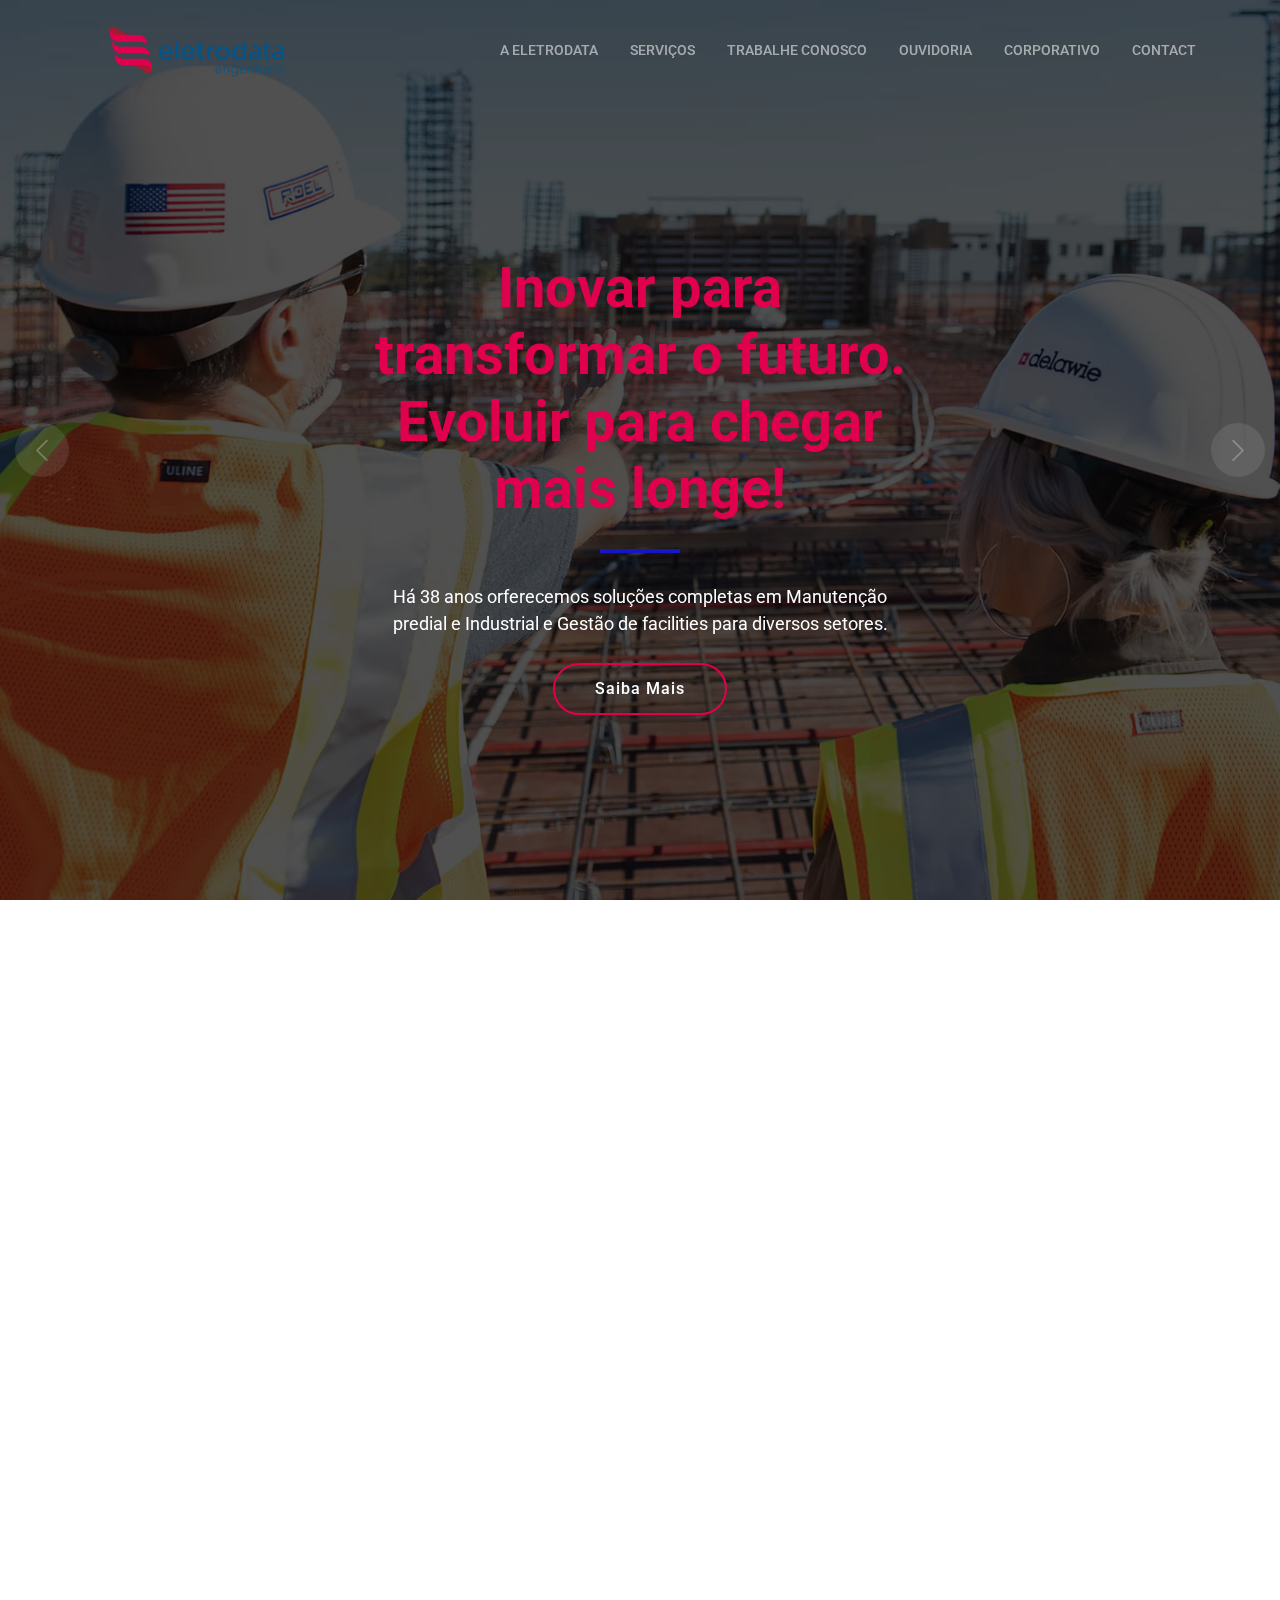
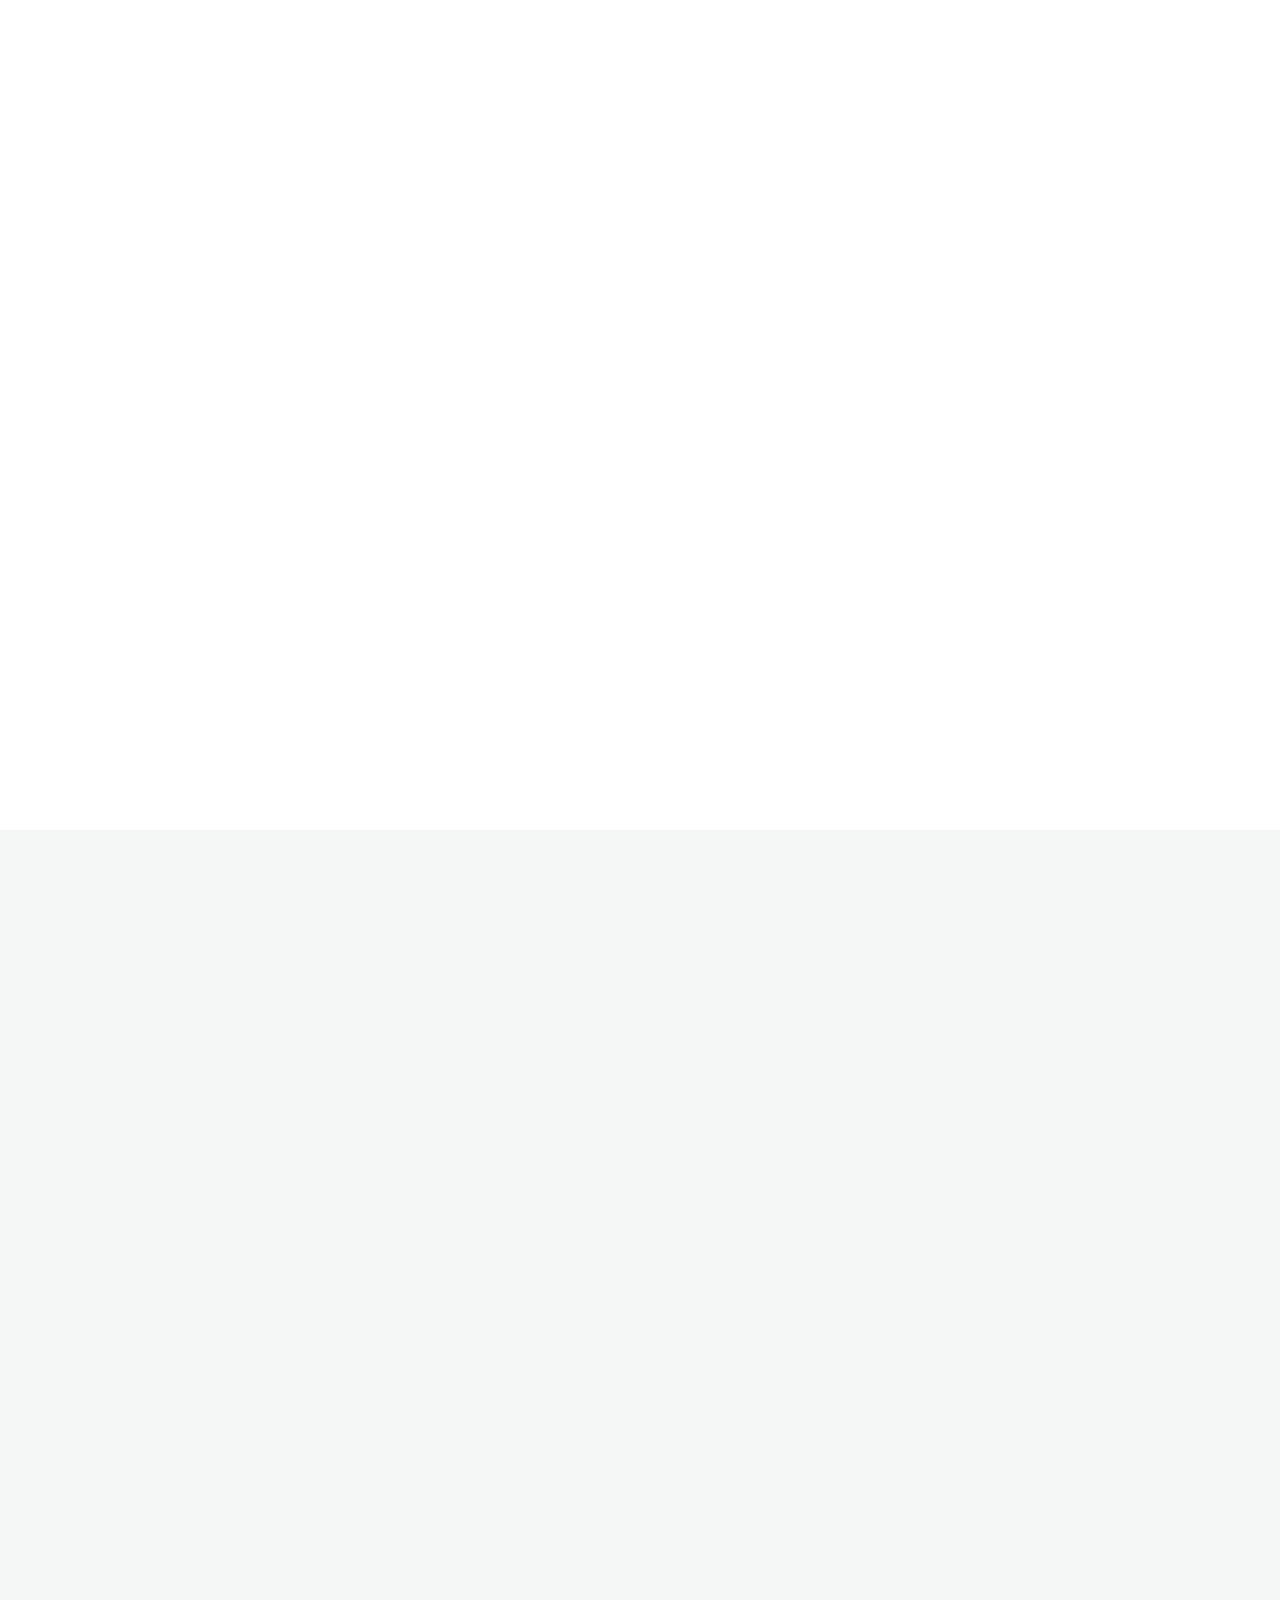
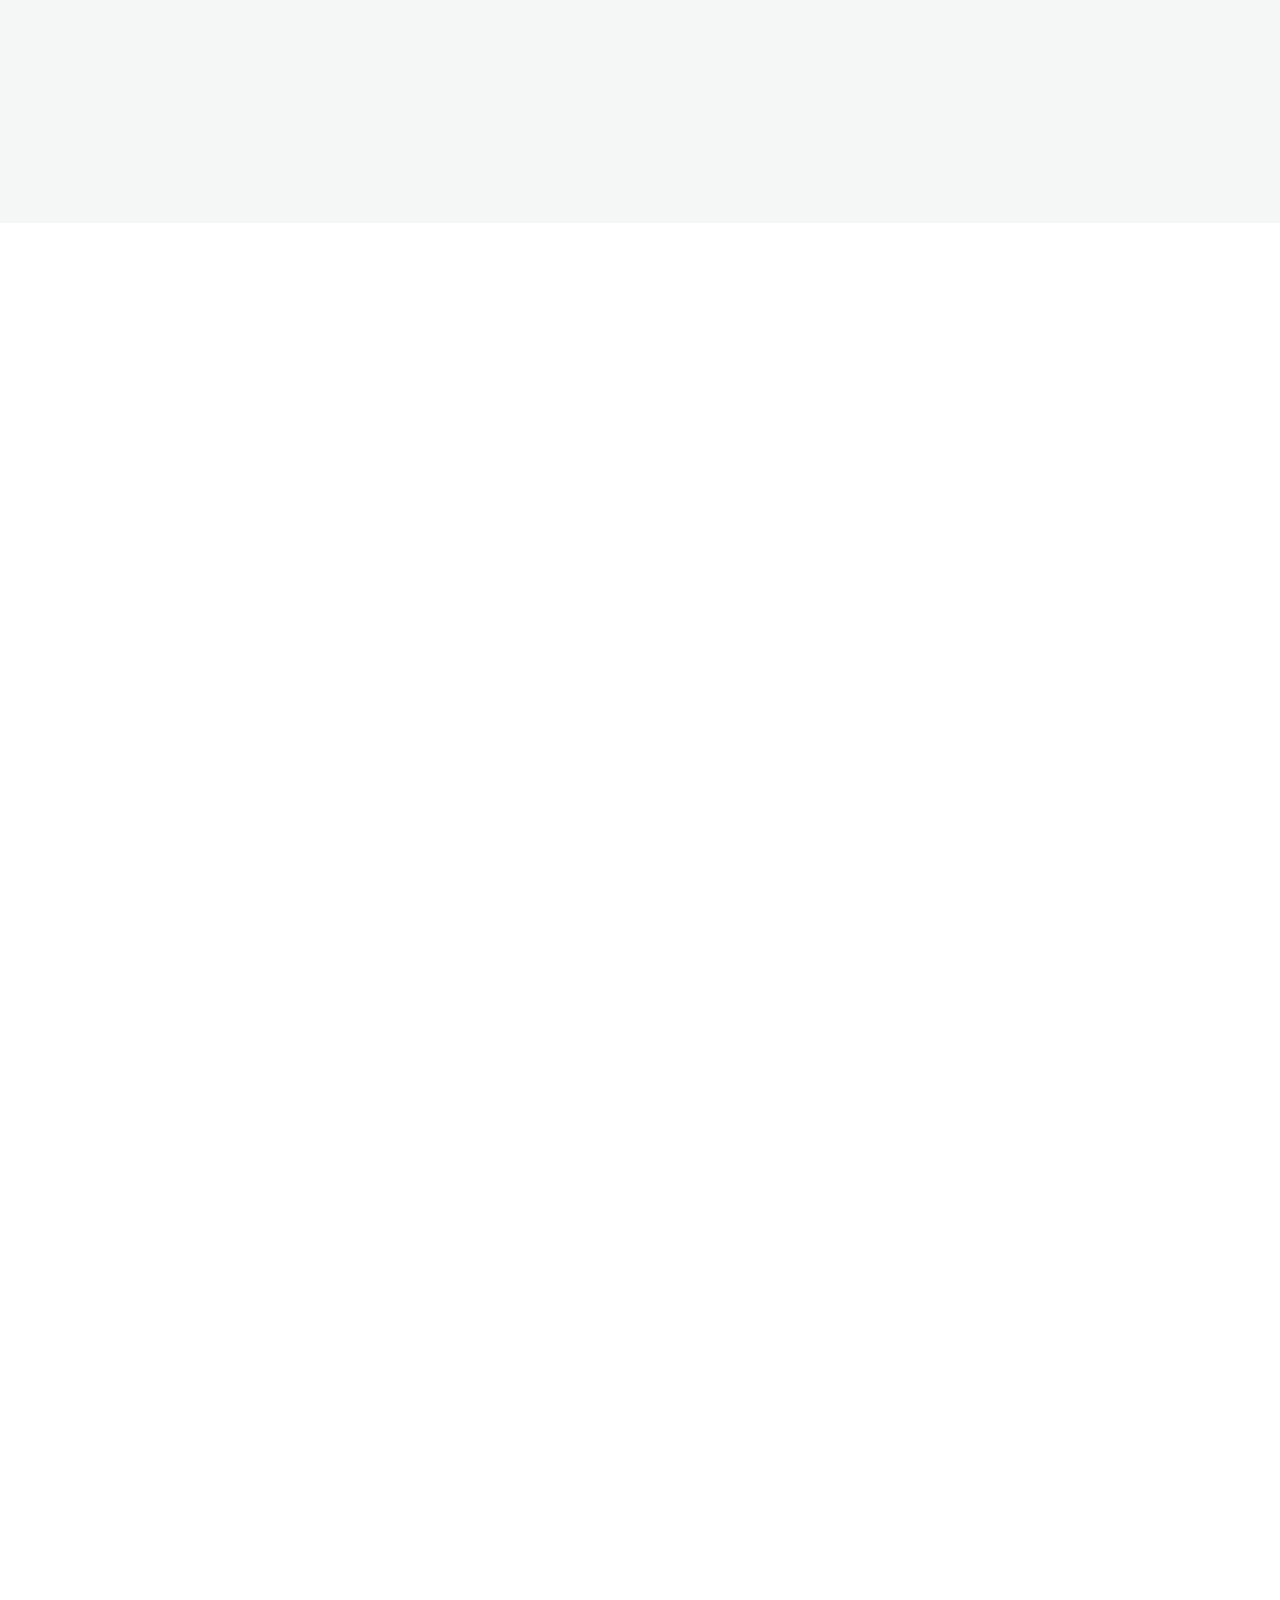
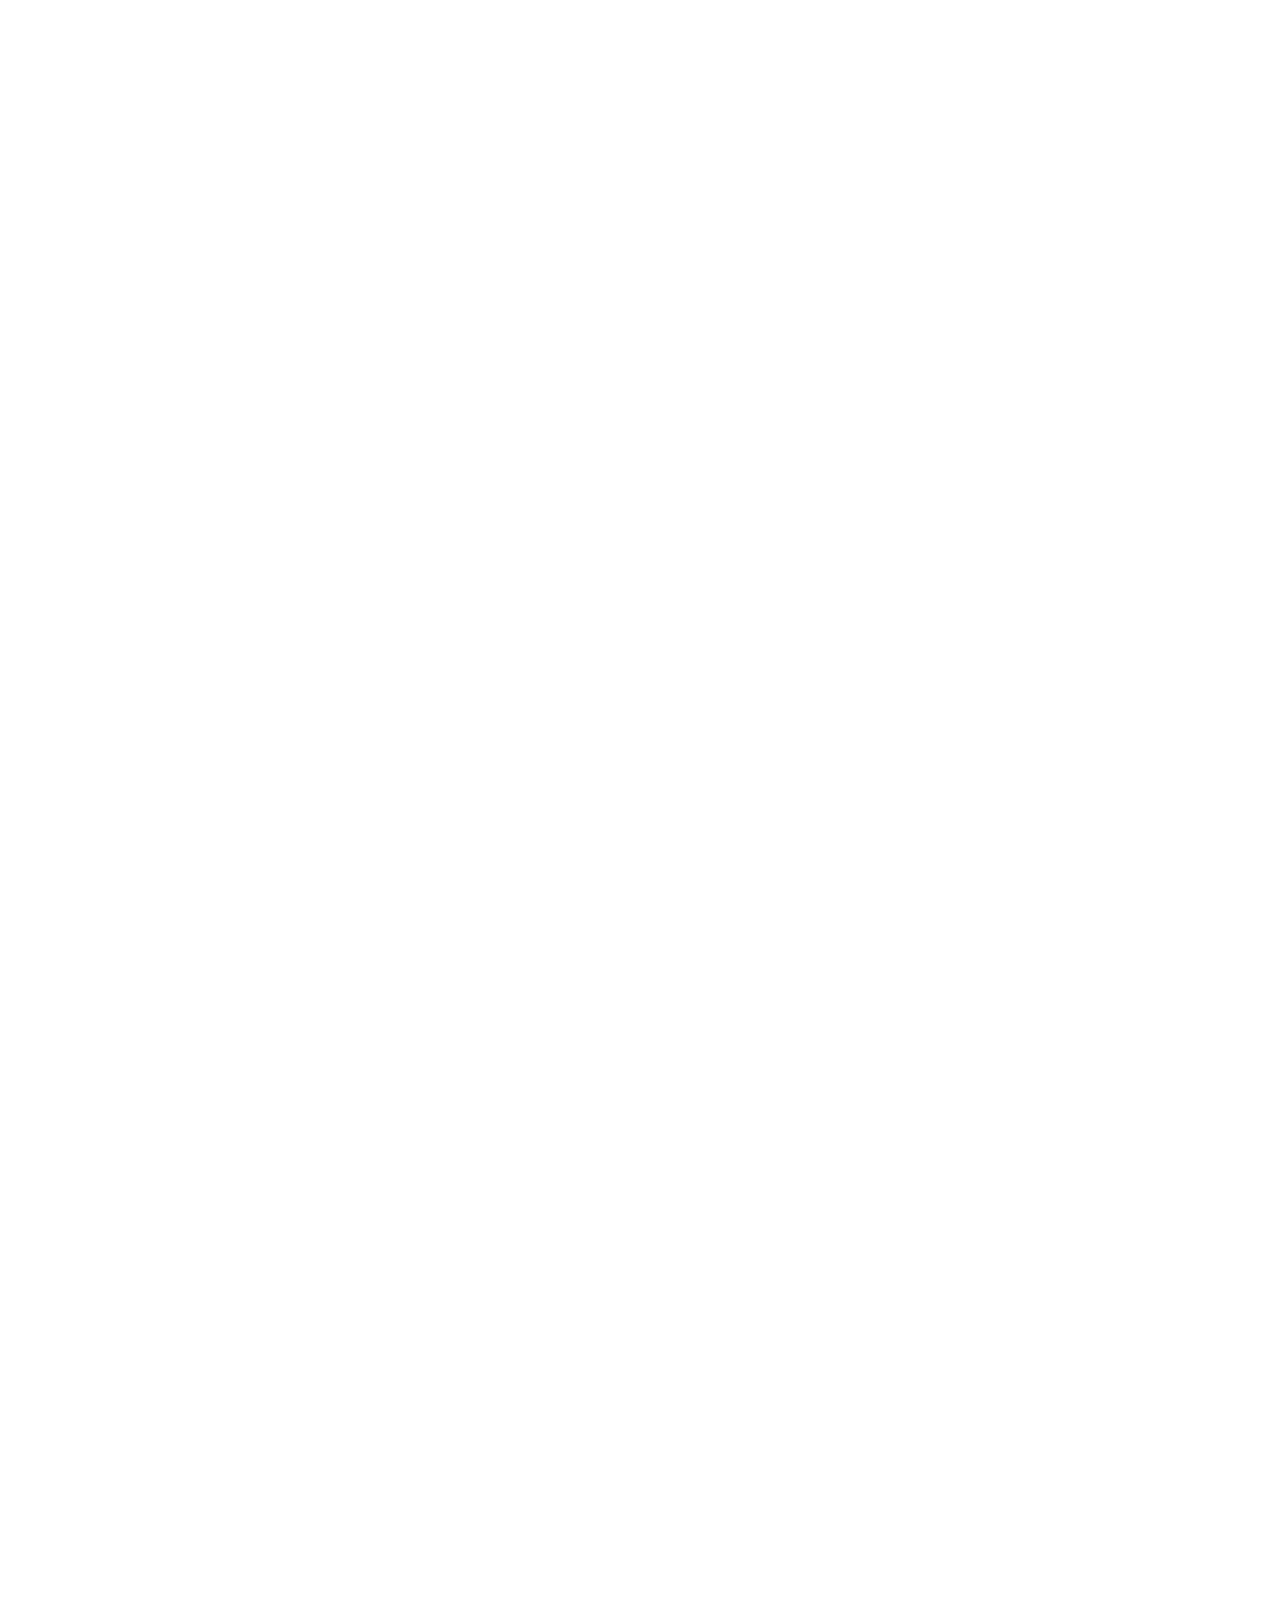
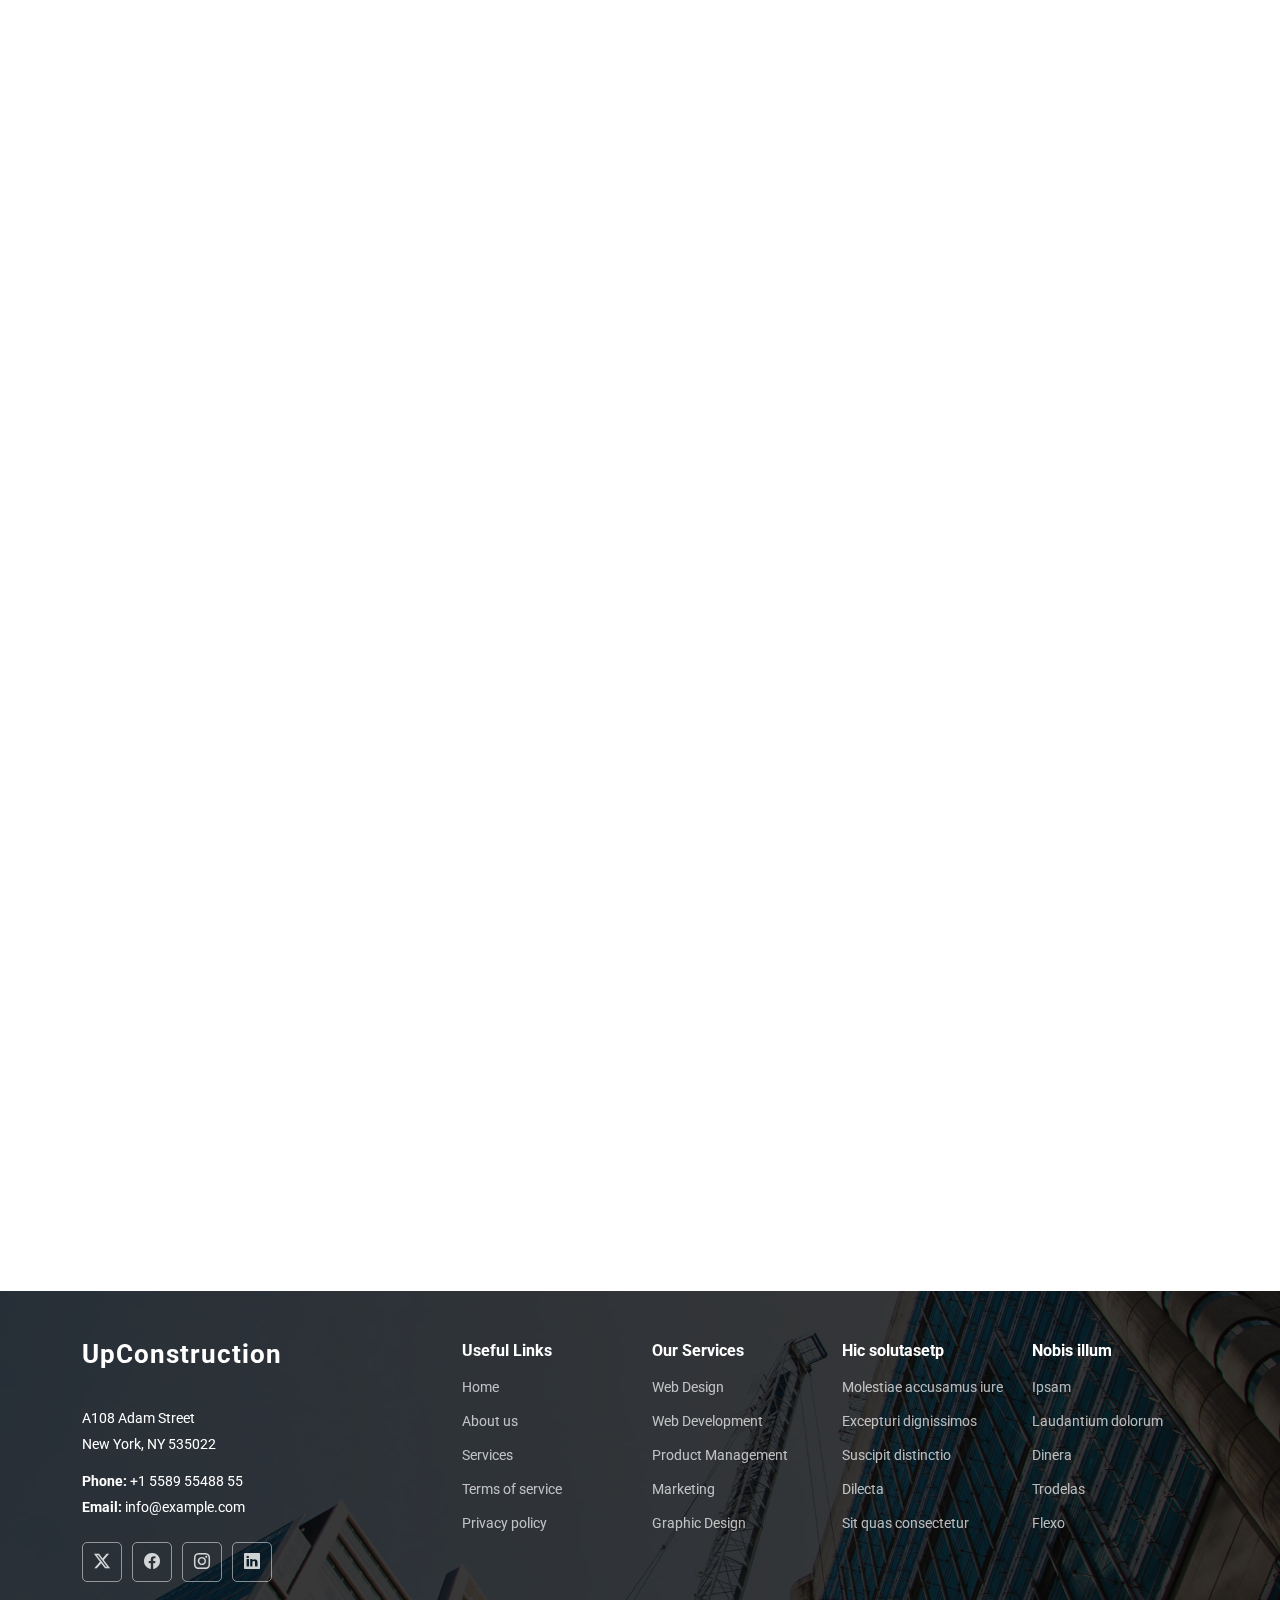
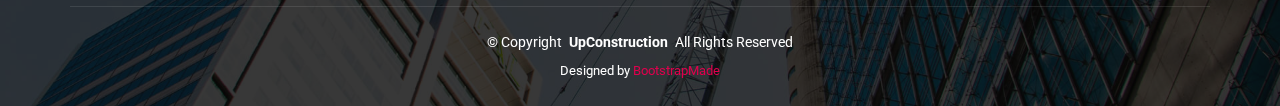
<file: index.html>
<!DOCTYPE html>
<html lang="en">

<head>
  <meta charset="utf-8">
  <meta content="width=device-width, initial-scale=1.0" name="viewport">
  <title>Eletrodata Engenharia</title>
  <meta name="description" content="">
  <meta name="keywords" content="">

  <!-- Favicons -->
  <link href="assets/img/logo.png" rel="icon">
  <link href="assets/img/logo.png" rel="apple-touch-icon">

  <!-- Fonts -->
  <link href="https://fonts.googleapis.com" rel="preconnect">
  <link href="https://fonts.gstatic.com" rel="preconnect" crossorigin>
  <link href="https://fonts.googleapis.com/css2?family=Roboto:ital,wght@0,100;0,300;0,400;0,500;0,700;0,900;1,100;1,300;1,400;1,500;1,700;1,900&family=Open+Sans:ital,wght@0,300;0,400;0,500;0,600;0,700;0,800;1,300;1,400;1,500;1,600;1,700;1,800&family=Poppins:ital,wght@0,100;0,200;0,300;0,400;0,500;0,600;0,700;0,800;0,900;1,100;1,200;1,300;1,400;1,500;1,600;1,700;1,800;1,900&display=swap" rel="stylesheet">

  <!-- Vendor CSS Files -->
  <link href="assets/vendor/bootstrap/css/bootstrap.min.css" rel="stylesheet">
  <link href="assets/vendor/bootstrap-icons/bootstrap-icons.css" rel="stylesheet">
  <link href="assets/vendor/aos/aos.css" rel="stylesheet">
  <link href="assets/vendor/fontawesome-free/css/all.min.css" rel="stylesheet">
  <link href="assets/vendor/glightbox/css/glightbox.min.css" rel="stylesheet">
  <link href="assets/vendor/swiper/swiper-bundle.min.css" rel="stylesheet">

  <!-- Main CSS File -->
  <link href="assets/css/main.css" rel="stylesheet">

</head>

<body class="index-page">

  <header id="header" class="header d-flex align-items-center fixed-top">
    <div class="container-fluid container-xl position-relative d-flex align-items-center justify-content-between">

      <a href="index.html" class="logo d-flex align-items-center">
        <img src="assets/img/logo.png" alt="logo.png">
      </a>

      <nav id="navmenu" class="navmenu">
        <ul>
          <li class="dropdown"><a href="index.html"><span>A Eletrodata</span></a>
            <ul>
              <li><a href="about.html">Quem Somos</a></li>
              <li><a href="#">Onde Estamos</a></li>
              <li><a href="#">Ética e Compliance</a></li>
            </ul>
          </li>
          <li class="dropdown"><a href="services.html"><span>Serviços</span></a>
            <ul>
              <li><a href="#">Manutenção Predial e Industrial</a></li>
              <li><a href="#">Gestão de Facilities</a></li>
              <li><a href="#">Gestão de Sistemas Críticos</a></li>
              <li><a href="#">HVAC</a></li>
              <li><a href="#">Telecomunicações</a></li>
              <li><a href="#">Construção Civil</a></li>
            </ul>
          </li>
          <li><a href="#">Trabalhe Conosco</a></li>
          <li><a href="#">Ouvidoria</a></li>
          <li class="dropdown"><a href="#"><span>Corporativo</span></a>
            <ul>
              <li><a href="https://webmail.eletrodataengenharia.com.br/">Webmail</a></li>
              <li><a href="https://www.dropbox.com/scl/fo/9wzatyvy8f4n39ykdo8v1/AF5zCEoeKIyqBXG5KF_z0X8?rlkey=rjaojz6cvo1uxaey7tdfz9mgr&dl=0">PGI</a></li>
              <li><a href="https://portais.eletrodataengenharia.com.br/users/login">MHSW</a></li>
            </ul>
          </li>
          <li><a href="contact.html">Contact</a></li>
        </ul>
        <i class="mobile-nav-toggle d-xl-none bi bi-list"></i>
      </nav>

    </div>
  </header>

  <main class="main">

    <!-- Hero Section -->
    <section id="hero" class="hero section dark-background">

      <div class="info d-flex align-items-center">
        <div class="container">
          <div class="row justify-content-center" data-aos="fade-up" data-aos-delay="100">
            <div class="col-lg-6 text-center">
              <h2>Inovar para transformar o futuro. Evoluir para chegar mais longe!</h2>
              <p>Há 38 anos orferecemos soluções completas em Manutenção predial e Industrial e Gestão de facilities para diversos setores.</p>
              <a href="#get-started" class="btn-get-started">Saiba Mais</a>
            </div>
          </div>
        </div>
      </div>

      <div id="hero-carousel" class="carousel slide" data-bs-ride="carousel" data-bs-interval="5000">

        <div class="carousel-item">
          <img src="assets/img/hero-carousel/hero-carousel-1.jpg" alt="">
        </div>

        <div class="carousel-item active">
          <img src="assets/img/hero-carousel/hero-carousel-2.jpg" alt="">
        </div>

        <div class="carousel-item">
          <img src="assets/img/hero-carousel/hero-carousel-3.jpg" alt="">
        </div>

        <div class="carousel-item">
          <img src="assets/img/hero-carousel/hero-carousel-4.jpg" alt="">
        </div>

        <div class="carousel-item">
          <img src="assets/img/hero-carousel/hero-carousel-5.jpg" alt="">
        </div>

        <a class="carousel-control-prev" href="#hero-carousel" role="button" data-bs-slide="prev">
          <span class="carousel-control-prev-icon bi bi-chevron-left" aria-hidden="true"></span>
        </a>

        <a class="carousel-control-next" href="#hero-carousel" role="button" data-bs-slide="next">
          <span class="carousel-control-next-icon bi bi-chevron-right" aria-hidden="true"></span>
        </a>

      </div>

    </section><!-- /Hero Section -->

    <!-- Get Started Section -->
    <section id="get-started" class="get-started section">

      <div class="container">

        <div class="row justify-content-between gy-4">

          <div class="col-lg-6 d-flex align-items-center" data-aos="zoom-out" data-aos-delay="100">
            <div class="content">
              <h3>Minus hic non reiciendis ea possimus at quia.</h3>
              <p>Rem id rerum. Debitis deserunt quidem delectus expedita ducimus dolor. Aut iusto ipsa. Eos ipsum nobis ipsa soluta itaque perspiciatis fuga ipsum perspiciatis. Eum amet fugiat totam nisi possimus ut delectus dicta.
              </p>
              <p>Aliquam velit deserunt autem. Inventore et saepe. Tenetur suscipit eligendi labore culpa eos. Deserunt porro magni qui necessitatibus dolorem at animi cupiditate.</p>
            </div>
          </div>

          <div class="col-lg-5" data-aos="zoom-out" data-aos-delay="200">
            <form action="forms/quote.php" method="post" class="php-email-form">
              <h3>Get a quote</h3>
              <p>Vel nobis odio laboriosam et hic voluptatem. Inventore vitae totam. Rerum repellendus enim linead sero park flows.</p>
              <div class="row gy-3">

                <div class="col-12">
                  <input type="text" name="name" class="form-control" placeholder="Name" required="">
                </div>

                <div class="col-12 ">
                  <input type="email" class="form-control" name="email" placeholder="Email" required="">
                </div>

                <div class="col-12">
                  <input type="text" class="form-control" name="phone" placeholder="Phone" required="">
                </div>

                <div class="col-12">
                  <textarea class="form-control" name="message" rows="6" placeholder="Message" required=""></textarea>
                </div>

                <div class="col-12 text-center">
                  <div class="loading">Loading</div>
                  <div class="error-message"></div>
                  <div class="sent-message">Your quote request has been sent successfully. Thank you!</div>

                  <button type="submit">Get a quote</button>
                </div>

              </div>
            </form>
          </div><!-- End Quote Form -->

        </div>

      </div>

    </section><!-- /Get Started Section -->

    <!-- Constructions Section -->
    <section id="constructions" class="constructions section">

      <!-- Section Title -->
      <div class="container section-title" data-aos="fade-up">
        <h2>Constructions</h2>
        <p>Necessitatibus eius consequatur ex aliquid fuga eum quidem sint consectetur velit</p>
      </div><!-- End Section Title -->

      <div class="container">

        <div class="row gy-4">

          <div class="col-lg-6" data-aos="fade-up" data-aos-delay="100">
            <div class="card-item">
              <div class="row">
                <div class="col-xl-5">
                  <div class="card-bg"><img src="assets/img/constructions-1.jpg" alt=""></div>
                </div>
                <div class="col-xl-7 d-flex align-items-center">
                  <div class="card-body">
                    <h4 class="card-title">Eligendi omnis sunt veritatis.</h4>
                    <p>Fuga in dolorum et iste et culpa. Commodi possimus nesciunt modi voluptatem placeat deleniti adipisci. Cum delectus doloribus non veritatis. Officia temporibus illo magnam. Dolor eos et.</p>
                  </div>
                </div>
              </div>
            </div>
          </div><!-- End Card Item -->

          <div class="col-lg-6" data-aos="fade-up" data-aos-delay="200">
            <div class="card-item">
              <div class="row">
                <div class="col-xl-5">
                  <div class="card-bg"><img src="assets/img/constructions-2.jpg" alt=""></div>
                </div>
                <div class="col-xl-7 d-flex align-items-center">
                  <div class="card-body">
                    <h4 class="card-title">Possimus ut sed velit assumenda</h4>
                    <p>Sunt deserunt maiores voluptatem autem est rerum perferendis rerum blanditiis. Est laboriosam qui iste numquam laboriosam voluptatem architecto. Est laudantium sunt at quas aut hic. Eum dignissimos.</p>
                  </div>
                </div>
              </div>
            </div>
          </div><!-- End Card Item -->

          <div class="col-lg-6" data-aos="fade-up" data-aos-delay="300">
            <div class="card-item">
              <div class="row">
                <div class="col-xl-5">
                  <div class="card-bg"><img src="assets/img/constructions-3.jpg" alt=""></div>
                </div>
                <div class="col-xl-7 d-flex align-items-center">
                  <div class="card-body">
                    <h4 class="card-title">Error beatae dolor inventore aut</h4>
                    <p>Dicta porro nobis. Velit cum in. Nesciunt dignissimos enim molestiae facilis numquam quae quaerat ipsam omnis. Neque debitis ipsum at architecto officia laboriosam odit. Ut sunt temporibus nulla culpa.</p>
                  </div>
                </div>
              </div>
            </div>
          </div><!-- End Card Item -->

          <div class="col-lg-6" data-aos="fade-up" data-aos-delay="400">
            <div class="card-item">
              <div class="row">
                <div class="col-xl-5">
                  <div class="card-bg"><img src="assets/img/constructions-4.jpg" alt=""></div>
                </div>
                <div class="col-xl-7 d-flex align-items-center">
                  <div class="card-body">
                    <h4 class="card-title">Expedita voluptas ut ut nesciunt</h4>
                    <p>Aut est quidem doloremque voluptatem magnam quis excepturi vero quia. Eum eos doloremque architecto illo at beatae dolore. Fugiat suscipit et sint ratione dolores. Aut aliquid ea dolores libero nobis.</p>
                  </div>
                </div>
              </div>
            </div>
          </div><!-- End Card Item -->

        </div>

      </div>

    </section><!-- /Constructions Section -->

    <!-- Services Section -->
    <section id="services" class="services section light-background">

      <!-- Section Title -->
      <div class="container section-title" data-aos="fade-up">
        <h2>Services</h2>
        <p>Necessitatibus eius consequatur ex aliquid fuga eum quidem sint consectetur velit</p>
      </div><!-- End Section Title -->

      <div class="container">

        <div class="row gy-4">

          <div class="col-lg-4 col-md-6" data-aos="fade-up" data-aos-delay="100">
            <div class="service-item  position-relative">
              <div class="icon">
                <i class="fa-solid fa-mountain-city"></i>
              </div>
              <h3>Nesciunt Mete</h3>
              <p>Provident nihil minus qui consequatur non omnis maiores. Eos accusantium minus dolores iure perferendis tempore et consequatur.</p>
              <a href="#" class="readmore stretched-link">Read more <i class="bi bi-arrow-right"></i></a>
            </div>
          </div><!-- End Service Item -->

          <div class="col-lg-4 col-md-6" data-aos="fade-up" data-aos-delay="200">
            <div class="service-item position-relative">
              <div class="icon">
                <i class="fa-solid fa-arrow-up-from-ground-water"></i>
              </div>
              <h3>Eosle Commodi</h3>
              <p>Ut autem aut autem non a. Sint sint sit facilis nam iusto sint. Libero corrupti neque eum hic non ut nesciunt dolorem.</p>
              <a href="#" class="readmore stretched-link">Read more <i class="bi bi-arrow-right"></i></a>
            </div>
          </div><!-- End Service Item -->

          <div class="col-lg-4 col-md-6" data-aos="fade-up" data-aos-delay="300">
            <div class="service-item position-relative">
              <div class="icon">
                <i class="fa-solid fa-compass-drafting"></i>
              </div>
              <h3>Ledo Markt</h3>
              <p>Ut excepturi voluptatem nisi sed. Quidem fuga consequatur. Minus ea aut. Vel qui id voluptas adipisci eos earum corrupti.</p>
              <a href="#" class="readmore stretched-link">Read more <i class="bi bi-arrow-right"></i></a>
            </div>
          </div><!-- End Service Item -->

          <div class="col-lg-4 col-md-6" data-aos="fade-up" data-aos-delay="400">
            <div class="service-item position-relative">
              <div class="icon">
                <i class="fa-solid fa-trowel-bricks"></i>
              </div>
              <h3>Asperiores Commodit</h3>
              <p>Non et temporibus minus omnis sed dolor esse consequatur. Cupiditate sed error ea fuga sit provident adipisci neque.</p>
              <a href="#" class="readmore stretched-link">Read more <i class="bi bi-arrow-right"></i></a>
            </div>
          </div><!-- End Service Item -->

          <div class="col-lg-4 col-md-6" data-aos="fade-up" data-aos-delay="500">
            <div class="service-item position-relative">
              <div class="icon">
                <i class="fa-solid fa-helmet-safety"></i>
              </div>
              <h3>Velit Doloremque</h3>
              <p>Cumque et suscipit saepe. Est maiores autem enim facilis ut aut ipsam corporis aut. Sed animi at autem alias eius labore.</p>
              <a href="#" class="readmore stretched-link">Read more <i class="bi bi-arrow-right"></i></a>
            </div>
          </div><!-- End Service Item -->

          <div class="col-lg-4 col-md-6" data-aos="fade-up" data-aos-delay="600">
            <div class="service-item position-relative">
              <div class="icon">
                <i class="fa-solid fa-arrow-up-from-ground-water"></i>
              </div>
              <h3>Dolori Architecto</h3>
              <p>Hic molestias ea quibusdam eos. Fugiat enim doloremque aut neque non et debitis iure. Corrupti recusandae ducimus enim.</p>
              <a href="#" class="readmore stretched-link">Read more <i class="bi bi-arrow-right"></i></a>
            </div>
          </div><!-- End Service Item -->

        </div>

      </div>

    </section><!-- /Services Section -->

    <!-- Alt Services Section -->
    <section id="alt-services" class="alt-services section">

      <div class="container">

        <div class="row justify-content-around gy-4">
          <div class="features-image col-lg-6" data-aos="fade-up" data-aos-delay="100"><img src="assets/img/alt-services.jpg" alt=""></div>

          <div class="col-lg-5 d-flex flex-column justify-content-center" data-aos="fade-up" data-aos-delay="200">
            <h3>Enim quis est voluptatibus aliquid consequatur fugiat</h3>
            <p>Esse voluptas cumque vel exercitationem. Reiciendis est hic accusamus. Non ipsam et sed minima temporibus laudantium. Soluta voluptate sed facere corporis dolores excepturi</p>

            <div class="icon-box d-flex position-relative" data-aos="fade-up" data-aos-delay="300">
              <i class="bi bi-easel flex-shrink-0"></i>
              <div>
                <h4><a href="" class="stretched-link">Lorem Ipsum</a></h4>
                <p>Voluptatum deleniti atque corrupti quos dolores et quas molestias excepturi sint occaecati cupiditate non provident</p>
              </div>
            </div><!-- End Icon Box -->

            <div class="icon-box d-flex position-relative" data-aos="fade-up" data-aos-delay="400">
              <i class="bi bi-patch-check flex-shrink-0"></i>
              <div>
                <h4><a href="" class="stretched-link">Nemo Enim</a></h4>
                <p>At vero eos et accusamus et iusto odio dignissimos ducimus qui blanditiis praesentium voluptatum deleniti atque</p>
              </div>
            </div><!-- End Icon Box -->

            <div class="icon-box d-flex position-relative" data-aos="fade-up" data-aos-delay="500">
              <i class="bi bi-brightness-high flex-shrink-0"></i>
              <div>
                <h4><a href="" class="stretched-link">Dine Pad</a></h4>
                <p>Explicabo est voluptatum asperiores consequatur magnam. Et veritatis odit. Sunt aut deserunt minus aut eligendi omnis</p>
              </div>
            </div><!-- End Icon Box -->

            <div class="icon-box d-flex position-relative" data-aos="fade-up" data-aos-delay="600">
              <i class="bi bi-brightness-high flex-shrink-0"></i>
              <div>
                <h4><a href="" class="stretched-link">Tride clov</a></h4>
                <p>Est voluptatem labore deleniti quis a delectus et. Saepe dolorem libero sit non aspernatur odit amet. Et eligendi</p>
              </div>
            </div><!-- End Icon Box -->

          </div>
        </div>

      </div>

    </section><!-- /Alt Services Section -->

    <!-- Features Section -->
    <section id="features" class="features section">

      <div class="container">

        <ul class="nav nav-tabs row  g-2 d-flex" data-aos="fade-up" data-aos-delay="100" role="tablist">

          <li class="nav-item col-3" role="presentation">
            <a class="nav-link active show" data-bs-toggle="tab" data-bs-target="#features-tab-1" aria-selected="true" role="tab">
              <h4>Modisit</h4>
            </a>
          </li><!-- End tab nav item -->

          <li class="nav-item col-3" role="presentation">
            <a class="nav-link" data-bs-toggle="tab" data-bs-target="#features-tab-2" aria-selected="false" tabindex="-1" role="tab">
              <h4>Praesenti</h4>
            </a><!-- End tab nav item -->

          </li>
          <li class="nav-item col-3" role="presentation">
            <a class="nav-link" data-bs-toggle="tab" data-bs-target="#features-tab-3" aria-selected="false" tabindex="-1" role="tab">
              <h4>Explica</h4>
            </a>
          </li><!-- End tab nav item -->

          <li class="nav-item col-3" role="presentation">
            <a class="nav-link" data-bs-toggle="tab" data-bs-target="#features-tab-4" aria-selected="false" tabindex="-1" role="tab">
              <h4>Nostrum</h4>
            </a>
          </li><!-- End tab nav item -->

        </ul>

        <div class="tab-content" data-aos="fade-up" data-aos-delay="200">

          <div class="tab-pane fade active show" id="features-tab-1" role="tabpanel">
            <div class="row">
              <div class="col-lg-6 order-2 order-lg-1 mt-3 mt-lg-0 d-flex flex-column justify-content-center">
                <h3>Voluptatem dignissimos provident</h3>
                <p class="fst-italic">
                  Lorem ipsum dolor sit amet, consectetur adipiscing elit, sed do eiusmod tempor incididunt ut labore et dolore
                  magna aliqua.
                </p>
                <ul>
                  <li><i class="bi bi-check2-all"></i> <span>Ullamco laboris nisi ut aliquip ex ea commodo consequat.</span></li>
                  <li><i class="bi bi-check2-all"></i> <span>Duis aute irure dolor in reprehenderit in voluptate velit.</span></li>
                  <li><i class="bi bi-check2-all"></i> <span>Ullamco laboris nisi ut aliquip ex ea commodo consequat. Duis aute irure dolor in reprehenderit in voluptate trideta storacalaperda mastiro dolore eu fugiat nulla pariatur.</span></li>
                </ul>
              </div>
              <div class="col-lg-6 order-1 order-lg-2 text-center">
                <img src="assets/img/features-1.jpg" alt="" class="img-fluid">
              </div>
            </div>
          </div><!-- End tab content item -->

          <div class="tab-pane fade" id="features-tab-2" role="tabpanel">
            <div class="row">
              <div class="col-lg-6 order-2 order-lg-1 mt-3 mt-lg-0 d-flex flex-column justify-content-center">
                <h3>Neque exercitationem debitis</h3>
                <p class="fst-italic">
                  Lorem ipsum dolor sit amet, consectetur adipiscing elit, sed do eiusmod tempor incididunt ut labore et dolore
                  magna aliqua.
                </p>
                <ul>
                  <li><i class="bi bi-check2-all"></i> <span>Ullamco laboris nisi ut aliquip ex ea commodo consequat.</span></li>
                  <li><i class="bi bi-check2-all"></i> <span>Duis aute irure dolor in reprehenderit in voluptate velit.</span></li>
                  <li><i class="bi bi-check2-all"></i> <span>Provident mollitia neque rerum asperiores dolores quos qui a. Ipsum neque dolor voluptate nisi sed.</span></li>
                  <li><i class="bi bi-check2-all"></i> <span>Ullamco laboris nisi ut aliquip ex ea commodo consequat. Duis aute irure dolor in reprehenderit in voluptate trideta storacalaperda mastiro dolore eu fugiat nulla pariatur.</span></li>
                </ul>
              </div>
              <div class="col-lg-6 order-1 order-lg-2 text-center">
                <img src="assets/img/features-2.jpg" alt="" class="img-fluid">
              </div>
            </div>
          </div><!-- End tab content item -->

          <div class="tab-pane fade" id="features-tab-3" role="tabpanel">
            <div class="row">
              <div class="col-lg-6 order-2 order-lg-1 mt-3 mt-lg-0 d-flex flex-column justify-content-center">
                <h3>Voluptatibus commodi accusamu</h3>
                <ul>
                  <li><i class="bi bi-check2-all"></i> <span>Ullamco laboris nisi ut aliquip ex ea commodo consequat.</span></li>
                  <li><i class="bi bi-check2-all"></i> <span>Duis aute irure dolor in reprehenderit in voluptate velit.</span></li>
                  <li><i class="bi bi-check2-all"></i> <span>Provident mollitia neque rerum asperiores dolores quos qui a. Ipsum neque dolor voluptate nisi sed.</span></li>
                </ul>
                <p class="fst-italic">
                  Lorem ipsum dolor sit amet, consectetur adipiscing elit, sed do eiusmod tempor incididunt ut labore et dolore
                  magna aliqua.
                </p>
              </div>
              <div class="col-lg-6 order-1 order-lg-2 text-center">
                <img src="assets/img/features-3.jpg" alt="" class="img-fluid">
              </div>
            </div>
          </div><!-- End tab content item -->

          <div class="tab-pane fade" id="features-tab-4" role="tabpanel">
            <div class="row">
              <div class="col-lg-6 order-2 order-lg-1 mt-3 mt-lg-0 d-flex flex-column justify-content-center">
                <h3>Omnis fugiat ea explicabo sunt</h3>
                <p class="fst-italic">
                  Lorem ipsum dolor sit amet, consectetur adipiscing elit, sed do eiusmod tempor incididunt ut labore et dolore
                  magna aliqua.
                </p>
                <ul>
                  <li><i class="bi bi-check2-all"></i> <span>Ullamco laboris nisi ut aliquip ex ea commodo consequat.</span></li>
                  <li><i class="bi bi-check2-all"></i> <span>Duis aute irure dolor in reprehenderit in voluptate velit.</span></li>
                  <li><i class="bi bi-check2-all"></i> <span>Ullamco laboris nisi ut aliquip ex ea commodo consequat. Duis aute irure dolor in reprehenderit in voluptate trideta storacalaperda mastiro dolore eu fugiat nulla pariatur.</span></li>
                </ul>
              </div>
              <div class="col-lg-6 order-1 order-lg-2 text-center">
                <img src="assets/img/features-4.jpg" alt="" class="img-fluid">
              </div>
            </div>
          </div><!-- End tab content item -->

        </div>

      </div>

    </section><!-- /Features Section -->

    <!-- Projects Section -->
    <section id="projects" class="projects section">

      <!-- Section Title -->
      <div class="container section-title" data-aos="fade-up">
        <h2>Projects</h2>
        <p>Necessitatibus eius consequatur ex aliquid fuga eum quidem sint consectetur velit</p>
      </div><!-- End Section Title -->

      <div class="container">

        <div class="isotope-layout" data-default-filter="*" data-layout="masonry" data-sort="original-order">

          <ul class="portfolio-filters isotope-filters" data-aos="fade-up" data-aos-delay="100">
            <li data-filter="*" class="filter-active">All</li>
            <li data-filter=".filter-remodeling">Remodeling</li>
            <li data-filter=".filter-construction">Construction</li>
            <li data-filter=".filter-repairs">Repairs</li>
            <li data-filter=".filter-design">Design</li>
          </ul><!-- End Portfolio Filters -->

          <div class="row gy-4 isotope-container" data-aos="fade-up" data-aos-delay="200">

            <div class="col-lg-4 col-md-6 portfolio-item isotope-item filter-remodeling">
              <div class="portfolio-content h-100">
                <img src="assets/img/projects/remodeling-1.jpg" class="img-fluid" alt="">
                <div class="portfolio-info">
                  <h4>App 1</h4>
                  <p>Lorem ipsum, dolor sit amet consectetur</p>
                  <a href="assets/img/projects/remodeling-1.jpg" title="App 1" data-gallery="portfolio-gallery-app" class="glightbox preview-link"><i class="bi bi-zoom-in"></i></a>
                  <a href="project-details.html" title="More Details" class="details-link"><i class="bi bi-link-45deg"></i></a>
                </div>
              </div>
            </div><!-- End Portfolio Item -->

            <div class="col-lg-4 col-md-6 portfolio-item isotope-item filter-construction">
              <div class="portfolio-content h-100">
                <img src="assets/img/projects/construction-1.jpg" class="img-fluid" alt="">
                <div class="portfolio-info">
                  <h4>Product 1</h4>
                  <p>Lorem ipsum, dolor sit amet consectetur</p>
                  <a href="assets/img/projects/construction-1.jpg" title="Product 1" data-gallery="portfolio-gallery-product" class="glightbox preview-link"><i class="bi bi-zoom-in"></i></a>
                  <a href="project-details.html" title="More Details" class="details-link"><i class="bi bi-link-45deg"></i></a>
                </div>
              </div>
            </div><!-- End Portfolio Item -->

            <div class="col-lg-4 col-md-6 portfolio-item isotope-item filter-repairs">
              <div class="portfolio-content h-100">
                <img src="assets/img/projects/repairs-1.jpg" class="img-fluid" alt="">
                <div class="portfolio-info">
                  <h4>Branding 1</h4>
                  <p>Lorem ipsum, dolor sit amet consectetur</p>
                  <a href="assets/img/projects/repairs-1.jpg" title="Branding 1" data-gallery="portfolio-gallery-branding" class="glightbox preview-link"><i class="bi bi-zoom-in"></i></a>
                  <a href="project-details.html" title="More Details" class="details-link"><i class="bi bi-link-45deg"></i></a>
                </div>
              </div>
            </div><!-- End Portfolio Item -->

            <div class="col-lg-4 col-md-6 portfolio-item isotope-item filter-design">
              <div class="portfolio-content h-100">
                <img src="assets/img/projects/design-1.jpg" class="img-fluid" alt="">
                <div class="portfolio-info">
                  <h4>Books 1</h4>
                  <p>Lorem ipsum, dolor sit amet consectetur</p>
                  <a href="assets/img/projects/design-1.jpg" title="Branding 1" data-gallery="portfolio-gallery-book" class="glightbox preview-link"><i class="bi bi-zoom-in"></i></a>
                  <a href="project-details.html" title="More Details" class="details-link"><i class="bi bi-link-45deg"></i></a>
                </div>
              </div>
            </div><!-- End Portfolio Item -->

            <div class="col-lg-4 col-md-6 portfolio-item isotope-item filter-remodeling">
              <div class="portfolio-content h-100">
                <img src="assets/img/projects/remodeling-2.jpg" class="img-fluid" alt="">
                <div class="portfolio-info">
                  <h4>App 2</h4>
                  <p>Lorem ipsum, dolor sit amet consectetur</p>
                  <a href="assets/img/projects/remodeling-2.jpg" title="App 2" data-gallery="portfolio-gallery-app" class="glightbox preview-link"><i class="bi bi-zoom-in"></i></a>
                  <a href="project-details.html" title="More Details" class="details-link"><i class="bi bi-link-45deg"></i></a>
                </div>
              </div>
            </div><!-- End Portfolio Item -->

            <div class="col-lg-4 col-md-6 portfolio-item isotope-item filter-construction">
              <div class="portfolio-content h-100">
                <img src="assets/img/projects/construction-2.jpg" class="img-fluid" alt="">
                <div class="portfolio-info">
                  <h4>Product 2</h4>
                  <p>Lorem ipsum, dolor sit amet consectetur</p>
                  <a href="assets/img/projects/construction-2.jpg" title="Product 2" data-gallery="portfolio-gallery-product" class="glightbox preview-link"><i class="bi bi-zoom-in"></i></a>
                  <a href="project-details.html" title="More Details" class="details-link"><i class="bi bi-link-45deg"></i></a>
                </div>
              </div>
            </div><!-- End Portfolio Item -->

            <div class="col-lg-4 col-md-6 portfolio-item isotope-item filter-repairs">
              <div class="portfolio-content h-100">
                <img src="assets/img/projects/repairs-2.jpg" class="img-fluid" alt="">
                <div class="portfolio-info">
                  <h4>Branding 2</h4>
                  <p>Lorem ipsum, dolor sit amet consectetur</p>
                  <a href="assets/img/projects/repairs-2.jpg" title="Branding 2" data-gallery="portfolio-gallery-branding" class="glightbox preview-link"><i class="bi bi-zoom-in"></i></a>
                  <a href="project-details.html" title="More Details" class="details-link"><i class="bi bi-link-45deg"></i></a>
                </div>
              </div>
            </div><!-- End Portfolio Item -->

            <div class="col-lg-4 col-md-6 portfolio-item isotope-item filter-design">
              <div class="portfolio-content h-100">
                <img src="assets/img/projects/design-2.jpg" class="img-fluid" alt="">
                <div class="portfolio-info">
                  <h4>Books 2</h4>
                  <p>Lorem ipsum, dolor sit amet consectetur</p>
                  <a href="assets/img/projects/design-2.jpg" title="Branding 2" data-gallery="portfolio-gallery-book" class="glightbox preview-link"><i class="bi bi-zoom-in"></i></a>
                  <a href="project-details.html" title="More Details" class="details-link"><i class="bi bi-link-45deg"></i></a>
                </div>
              </div>
            </div><!-- End Portfolio Item -->

            <div class="col-lg-4 col-md-6 portfolio-item isotope-item filter-remodeling">
              <div class="portfolio-content h-100">
                <img src="assets/img/projects/remodeling-3.jpg" class="img-fluid" alt="">
                <div class="portfolio-info">
                  <h4>App 3</h4>
                  <p>Lorem ipsum, dolor sit amet consectetur</p>
                  <a href="assets/img/projects/remodeling-3.jpg" title="App 3" data-gallery="portfolio-gallery-app" class="glightbox preview-link"><i class="bi bi-zoom-in"></i></a>
                  <a href="project-details.html" title="More Details" class="details-link"><i class="bi bi-link-45deg"></i></a>
                </div>
              </div>
            </div><!-- End Portfolio Item -->

            <div class="col-lg-4 col-md-6 portfolio-item isotope-item filter-construction">
              <div class="portfolio-content h-100">
                <img src="assets/img/projects/construction-3.jpg" class="img-fluid" alt="">
                <div class="portfolio-info">
                  <h4>Product 3</h4>
                  <p>Lorem ipsum, dolor sit amet consectetur</p>
                  <a href="assets/img/projects/construction-3.jpg" title="Product 3" data-gallery="portfolio-gallery-product" class="glightbox preview-link"><i class="bi bi-zoom-in"></i></a>
                  <a href="project-details.html" title="More Details" class="details-link"><i class="bi bi-link-45deg"></i></a>
                </div>
              </div>
            </div><!-- End Portfolio Item -->

            <div class="col-lg-4 col-md-6 portfolio-item isotope-item filter-repairs">
              <div class="portfolio-content h-100">
                <img src="assets/img/projects/repairs-3.jpg" class="img-fluid" alt="">
                <div class="portfolio-info">
                  <h4>Branding 3</h4>
                  <p>Lorem ipsum, dolor sit amet consectetur</p>
                  <a href="assets/img/projects/repairs-3.jpg" title="Branding 2" data-gallery="portfolio-gallery-branding" class="glightbox preview-link"><i class="bi bi-zoom-in"></i></a>
                  <a href="project-details.html" title="More Details" class="details-link"><i class="bi bi-link-45deg"></i></a>
                </div>
              </div>
            </div><!-- End Portfolio Item -->

            <div class="col-lg-4 col-md-6 portfolio-item isotope-item filter-design">
              <div class="portfolio-content h-100">
                <img src="assets/img/projects/design-3.jpg" class="img-fluid" alt="">
                <div class="portfolio-info">
                  <h4>Books 3</h4>
                  <p>Lorem ipsum, dolor sit amet consectetur</p>
                  <a href="assets/img/projects/design-3.jpg" title="Branding 3" data-gallery="portfolio-gallery-book" class="glightbox preview-link"><i class="bi bi-zoom-in"></i></a>
                  <a href="project-details.html" title="More Details" class="details-link"><i class="bi bi-link-45deg"></i></a>
                </div>
              </div>
            </div><!-- End Portfolio Item -->

          </div><!-- End Portfolio Container -->

        </div>

      </div>

    </section><!-- /Projects Section -->

    <!-- Testimonials Section -->
    <section id="testimonials" class="testimonials section">

      <!-- Section Title -->
      <div class="container section-title" data-aos="fade-up">
        <h2>Testimonials</h2>
        <p>Necessitatibus eius consequatur ex aliquid fuga eum quidem sint consectetur velit</p>
      </div><!-- End Section Title -->

      <div class="container" data-aos="fade-up" data-aos-delay="100">

        <div class="swiper init-swiper">
          <script type="application/json" class="swiper-config">
            {
              "loop": true,
              "speed": 600,
              "autoplay": {
                "delay": 5000
              },
              "slidesPerView": "auto",
              "pagination": {
                "el": ".swiper-pagination",
                "type": "bullets",
                "clickable": true
              },
              "breakpoints": {
                "320": {
                  "slidesPerView": 1,
                  "spaceBetween": 40
                },
                "1200": {
                  "slidesPerView": 2,
                  "spaceBetween": 20
                }
              }
            }
          </script>
          <div class="swiper-wrapper">

            <div class="swiper-slide">
              <div class="testimonial-wrap">
                <div class="testimonial-item">
                  <img src="assets/img/testimonials/testimonials-1.jpg" class="testimonial-img" alt="">
                  <h3>Saul Goodman</h3>
                  <h4>Ceo &amp; Founder</h4>
                  <div class="stars">
                    <i class="bi bi-star-fill"></i><i class="bi bi-star-fill"></i><i class="bi bi-star-fill"></i><i class="bi bi-star-fill"></i><i class="bi bi-star-fill"></i>
                  </div>
                  <p>
                    <i class="bi bi-quote quote-icon-left"></i>
                    <span>Proin iaculis purus consequat sem cure digni ssim donec porttitora entum suscipit rhoncus. Accusantium quam, ultricies eget id, aliquam eget nibh et. Maecen aliquam, risus at semper.</span>
                    <i class="bi bi-quote quote-icon-right"></i>
                  </p>
                </div>
              </div>
            </div><!-- End testimonial item -->

            <div class="swiper-slide">
              <div class="testimonial-wrap">
                <div class="testimonial-item">
                  <img src="assets/img/testimonials/testimonials-2.jpg" class="testimonial-img" alt="">
                  <h3>Sara Wilsson</h3>
                  <h4>Designer</h4>
                  <div class="stars">
                    <i class="bi bi-star-fill"></i><i class="bi bi-star-fill"></i><i class="bi bi-star-fill"></i><i class="bi bi-star-fill"></i><i class="bi bi-star-fill"></i>
                  </div>
                  <p>
                    <i class="bi bi-quote quote-icon-left"></i>
                    <span>Export tempor illum tamen malis malis eram quae irure esse labore quem cillum quid cillum eram malis quorum velit fore eram velit sunt aliqua noster fugiat irure amet legam anim culpa.</span>
                    <i class="bi bi-quote quote-icon-right"></i>
                  </p>
                </div>
              </div>
            </div><!-- End testimonial item -->

            <div class="swiper-slide">
              <div class="testimonial-wrap">
                <div class="testimonial-item">
                  <img src="assets/img/testimonials/testimonials-3.jpg" class="testimonial-img" alt="">
                  <h3>Jena Karlis</h3>
                  <h4>Store Owner</h4>
                  <div class="stars">
                    <i class="bi bi-star-fill"></i><i class="bi bi-star-fill"></i><i class="bi bi-star-fill"></i><i class="bi bi-star-fill"></i><i class="bi bi-star-fill"></i>
                  </div>
                  <p>
                    <i class="bi bi-quote quote-icon-left"></i>
                    <span>Enim nisi quem export duis labore cillum quae magna enim sint quorum nulla quem veniam duis minim tempor labore quem eram duis noster aute amet eram fore quis sint minim.</span>
                    <i class="bi bi-quote quote-icon-right"></i>
                  </p>
                </div>
              </div>
            </div><!-- End testimonial item -->

            <div class="swiper-slide">
              <div class="testimonial-wrap">
                <div class="testimonial-item">
                  <img src="assets/img/testimonials/testimonials-4.jpg" class="testimonial-img" alt="">
                  <h3>Matt Brandon</h3>
                  <h4>Freelancer</h4>
                  <div class="stars">
                    <i class="bi bi-star-fill"></i><i class="bi bi-star-fill"></i><i class="bi bi-star-fill"></i><i class="bi bi-star-fill"></i><i class="bi bi-star-fill"></i>
                  </div>
                  <p>
                    <i class="bi bi-quote quote-icon-left"></i>
                    <span>Fugiat enim eram quae cillum dolore dolor amet nulla culpa multos export minim fugiat minim velit minim dolor enim duis veniam ipsum anim magna sunt elit fore quem dolore labore illum veniam.</span>
                    <i class="bi bi-quote quote-icon-right"></i>
                  </p>
                </div>
              </div>
            </div><!-- End testimonial item -->

            <div class="swiper-slide">
              <div class="testimonial-wrap">
                <div class="testimonial-item">
                  <img src="assets/img/testimonials/testimonials-5.jpg" class="testimonial-img" alt="">
                  <h3>John Larson</h3>
                  <h4>Entrepreneur</h4>
                  <div class="stars">
                    <i class="bi bi-star-fill"></i><i class="bi bi-star-fill"></i><i class="bi bi-star-fill"></i><i class="bi bi-star-fill"></i><i class="bi bi-star-fill"></i>
                  </div>
                  <p>
                    <i class="bi bi-quote quote-icon-left"></i>
                    <span>Quis quorum aliqua sint quem legam fore sunt eram irure aliqua veniam tempor noster veniam enim culpa labore duis sunt culpa nulla illum cillum fugiat legam esse veniam culpa fore nisi cillum quid.</span>
                    <i class="bi bi-quote quote-icon-right"></i>
                  </p>
                </div>
              </div>
            </div><!-- End testimonial item -->

          </div>
          <div class="swiper-pagination"></div>
        </div>

      </div>

    </section><!-- /Testimonials Section -->

    <!-- Recent Blog Posts Section -->
    <section id="recent-blog-posts" class="recent-blog-posts section">

      <!-- Section Title -->
      <div class="container section-title" data-aos="fade-up">
        <h2>Recent Blog Posts</h2>
        <p>Necessitatibus eius consequatur ex aliquid fuga eum quidem sint consectetur velit</p>
      </div><!-- End Section Title -->

      <div class="container">

        <div class="row gy-5">

          <div class="col-xl-4 col-md-6">
            <div class="post-item position-relative h-100" data-aos="fade-up" data-aos-delay="100">

              <div class="post-img position-relative overflow-hidden">
                <img src="assets/img/blog/blog-1.jpg" class="img-fluid" alt="">
                <span class="post-date">December 12</span>
              </div>

              <div class="post-content d-flex flex-column">

                <h3 class="post-title">Eum ad dolor et. Autem aut fugiat debitis</h3>

                <div class="meta d-flex align-items-center">
                  <div class="d-flex align-items-center">
                    <i class="bi bi-person"></i> <span class="ps-2">Julia Parker</span>
                  </div>
                  <span class="px-3 text-black-50">/</span>
                  <div class="d-flex align-items-center">
                    <i class="bi bi-folder2"></i> <span class="ps-2">Politics</span>
                  </div>
                </div>

                <hr>

                <a href="blog-details.html" class="readmore stretched-link"><span>Read More</span><i class="bi bi-arrow-right"></i></a>

              </div>

            </div>
          </div><!-- End post item -->

          <div class="col-xl-4 col-md-6">
            <div class="post-item position-relative h-100" data-aos="fade-up" data-aos-delay="200">

              <div class="post-img position-relative overflow-hidden">
                <img src="assets/img/blog/blog-2.jpg" class="img-fluid" alt="">
                <span class="post-date">July 17</span>
              </div>

              <div class="post-content d-flex flex-column">

                <h3 class="post-title">Et repellendus molestiae qui est sed omnis</h3>

                <div class="meta d-flex align-items-center">
                  <div class="d-flex align-items-center">
                    <i class="bi bi-person"></i> <span class="ps-2">Mario Douglas</span>
                  </div>
                  <span class="px-3 text-black-50">/</span>
                  <div class="d-flex align-items-center">
                    <i class="bi bi-folder2"></i> <span class="ps-2">Sports</span>
                  </div>
                </div>

                <hr>

                <a href="blog-details.html" class="readmore stretched-link"><span>Read More</span><i class="bi bi-arrow-right"></i></a>

              </div>

            </div>
          </div><!-- End post item -->

          <div class="col-xl-4 col-md-6" data-aos="fade-up" data-aos-delay="300">
            <div class="post-item position-relative h-100">

              <div class="post-img position-relative overflow-hidden">
                <img src="assets/img/blog/blog-3.jpg" class="img-fluid" alt="">
                <span class="post-date">September 05</span>
              </div>

              <div class="post-content d-flex flex-column">

                <h3 class="post-title">Quia assumenda est et veritati tirana ploder</h3>

                <div class="meta d-flex align-items-center">
                  <div class="d-flex align-items-center">
                    <i class="bi bi-person"></i> <span class="ps-2">Lisa Hunter</span>
                  </div>
                  <span class="px-3 text-black-50">/</span>
                  <div class="d-flex align-items-center">
                    <i class="bi bi-folder2"></i> <span class="ps-2">Economics</span>
                  </div>
                </div>

                <hr>

                <a href="blog-details.html" class="readmore stretched-link"><span>Read More</span><i class="bi bi-arrow-right"></i></a>

              </div>

            </div>
          </div><!-- End post item -->

        </div>

      </div>

    </section><!-- /Recent Blog Posts Section -->

  </main>

  <footer id="footer" class="footer dark-background">

    <div class="container footer-top">
      <div class="row gy-4">
        <div class="col-lg-4 col-md-6 footer-about">
          <a href="index.html" class="logo d-flex align-items-center">
            <span class="sitename">UpConstruction</span>
          </a>
          <div class="footer-contact pt-3">
            <p>A108 Adam Street</p>
            <p>New York, NY 535022</p>
            <p class="mt-3"><strong>Phone:</strong> <span>+1 5589 55488 55</span></p>
            <p><strong>Email:</strong> <span>info@example.com</span></p>
          </div>
          <div class="social-links d-flex mt-4">
            <a href=""><i class="bi bi-twitter-x"></i></a>
            <a href=""><i class="bi bi-facebook"></i></a>
            <a href=""><i class="bi bi-instagram"></i></a>
            <a href=""><i class="bi bi-linkedin"></i></a>
          </div>
        </div>

        <div class="col-lg-2 col-md-3 footer-links">
          <h4>Useful Links</h4>
          <ul>
            <li><a href="#">Home</a></li>
            <li><a href="#">About us</a></li>
            <li><a href="#">Services</a></li>
            <li><a href="#">Terms of service</a></li>
            <li><a href="#">Privacy policy</a></li>
          </ul>
        </div>

        <div class="col-lg-2 col-md-3 footer-links">
          <h4>Our Services</h4>
          <ul>
            <li><a href="#">Web Design</a></li>
            <li><a href="#">Web Development</a></li>
            <li><a href="#">Product Management</a></li>
            <li><a href="#">Marketing</a></li>
            <li><a href="#">Graphic Design</a></li>
          </ul>
        </div>

        <div class="col-lg-2 col-md-3 footer-links">
          <h4>Hic solutasetp</h4>
          <ul>
            <li><a href="#">Molestiae accusamus iure</a></li>
            <li><a href="#">Excepturi dignissimos</a></li>
            <li><a href="#">Suscipit distinctio</a></li>
            <li><a href="#">Dilecta</a></li>
            <li><a href="#">Sit quas consectetur</a></li>
          </ul>
        </div>

        <div class="col-lg-2 col-md-3 footer-links">
          <h4>Nobis illum</h4>
          <ul>
            <li><a href="#">Ipsam</a></li>
            <li><a href="#">Laudantium dolorum</a></li>
            <li><a href="#">Dinera</a></li>
            <li><a href="#">Trodelas</a></li>
            <li><a href="#">Flexo</a></li>
          </ul>
        </div>

      </div>
    </div>

    <div class="container copyright text-center mt-4">
      <p>© <span>Copyright</span> <strong class="px-1 sitename">UpConstruction</strong> <span>All Rights Reserved</span></p>
      <div class="credits">
        <!-- All the links in the footer should remain intact. -->
        <!-- You can delete the links only if you've purchased the pro version. -->
        <!-- Licensing information: https://bootstrapmade.com/license/ -->
        <!-- Purchase the pro version with working PHP/AJAX contact form: [buy-url] -->
        Designed by <a href="https://bootstrapmade.com/">BootstrapMade</a>
      </div>
    </div>

  </footer>

  <!-- Scroll Top -->
  <a href="#" id="scroll-top" class="scroll-top d-flex align-items-center justify-content-center"><i class="bi bi-arrow-up-short"></i></a>

  <!-- Preloader -->
  <div id="preloader"></div>

  <!-- Vendor JS Files -->
  <script src="assets/vendor/bootstrap/js/bootstrap.bundle.min.js"></script>
  <script src="assets/vendor/php-email-form/validate.js"></script>
  <script src="assets/vendor/aos/aos.js"></script>
  <script src="assets/vendor/glightbox/js/glightbox.min.js"></script>
  <script src="assets/vendor/imagesloaded/imagesloaded.pkgd.min.js"></script>
  <script src="assets/vendor/isotope-layout/isotope.pkgd.min.js"></script>
  <script src="assets/vendor/swiper/swiper-bundle.min.js"></script>
  <script src="assets/vendor/purecounter/purecounter_vanilla.js"></script>

  <!-- Main JS File -->
  <script src="assets/js/main.js"></script>

</body>

</html>
</file>
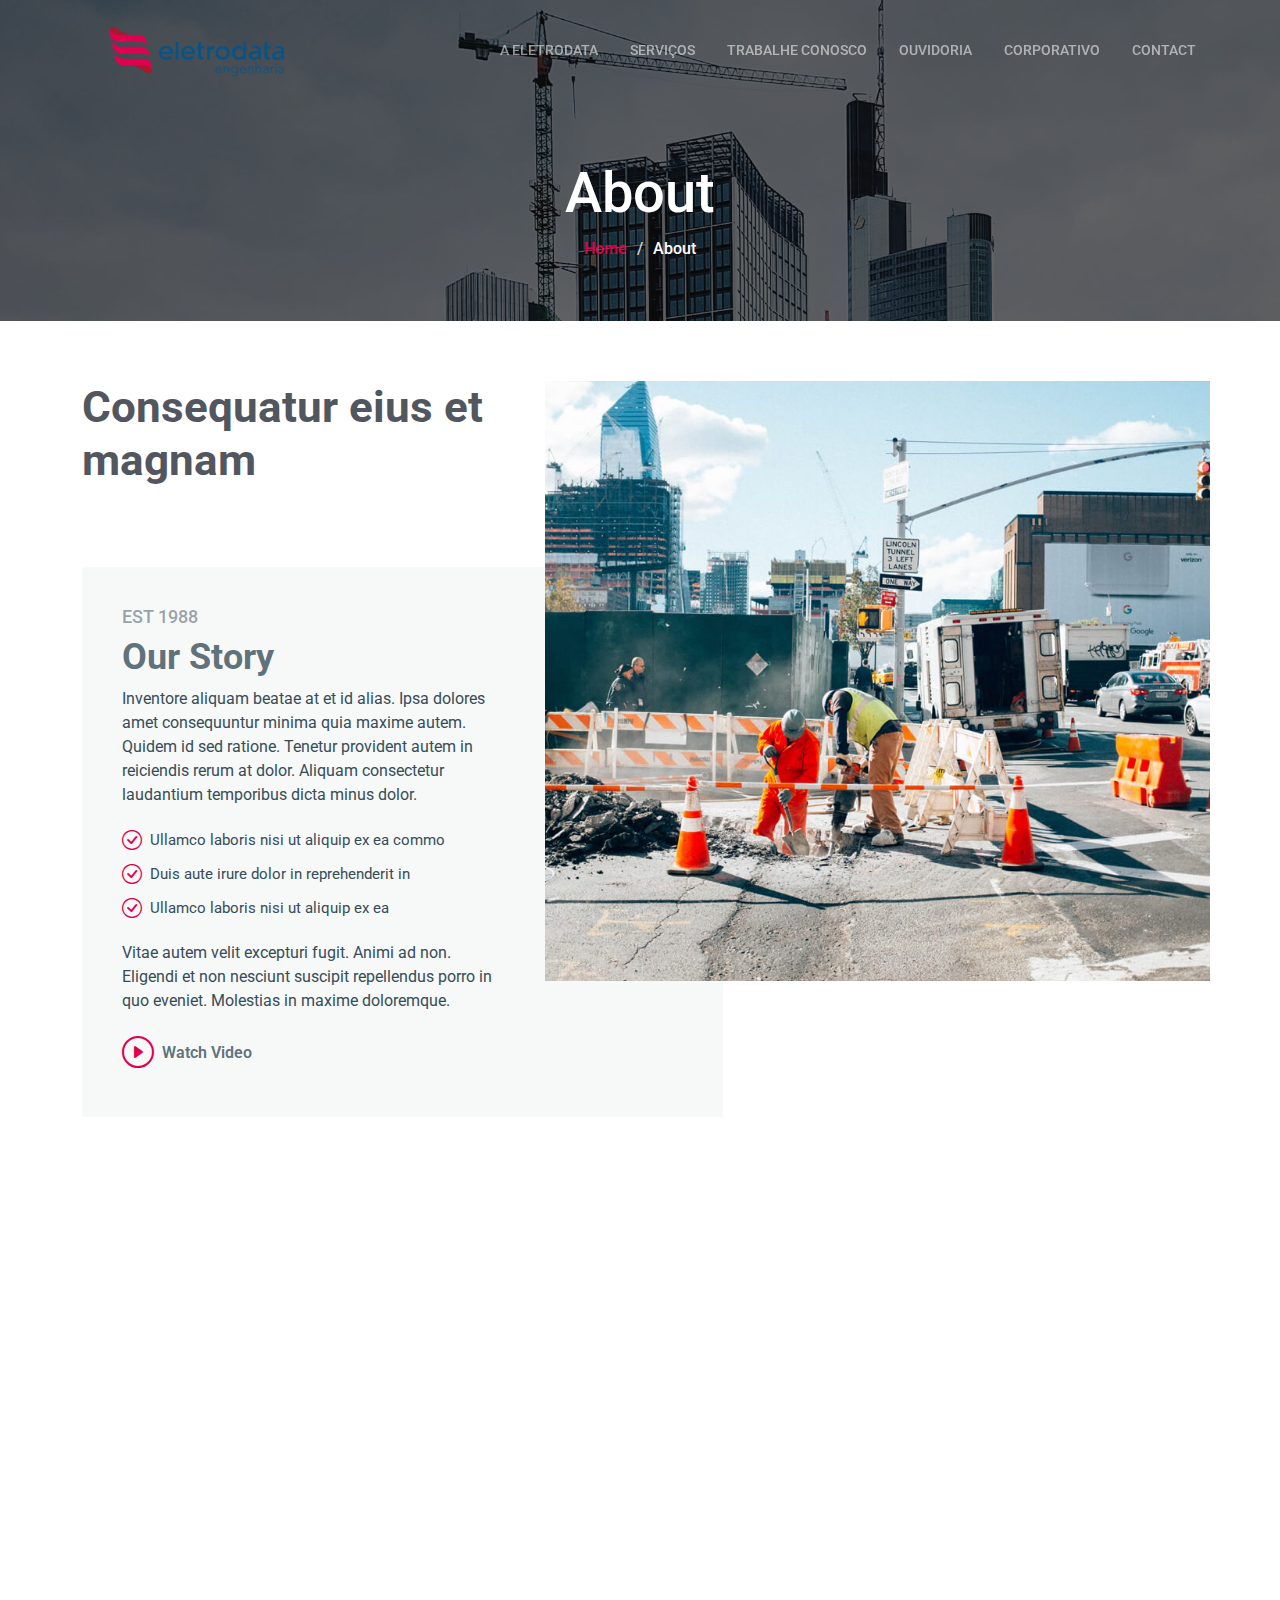
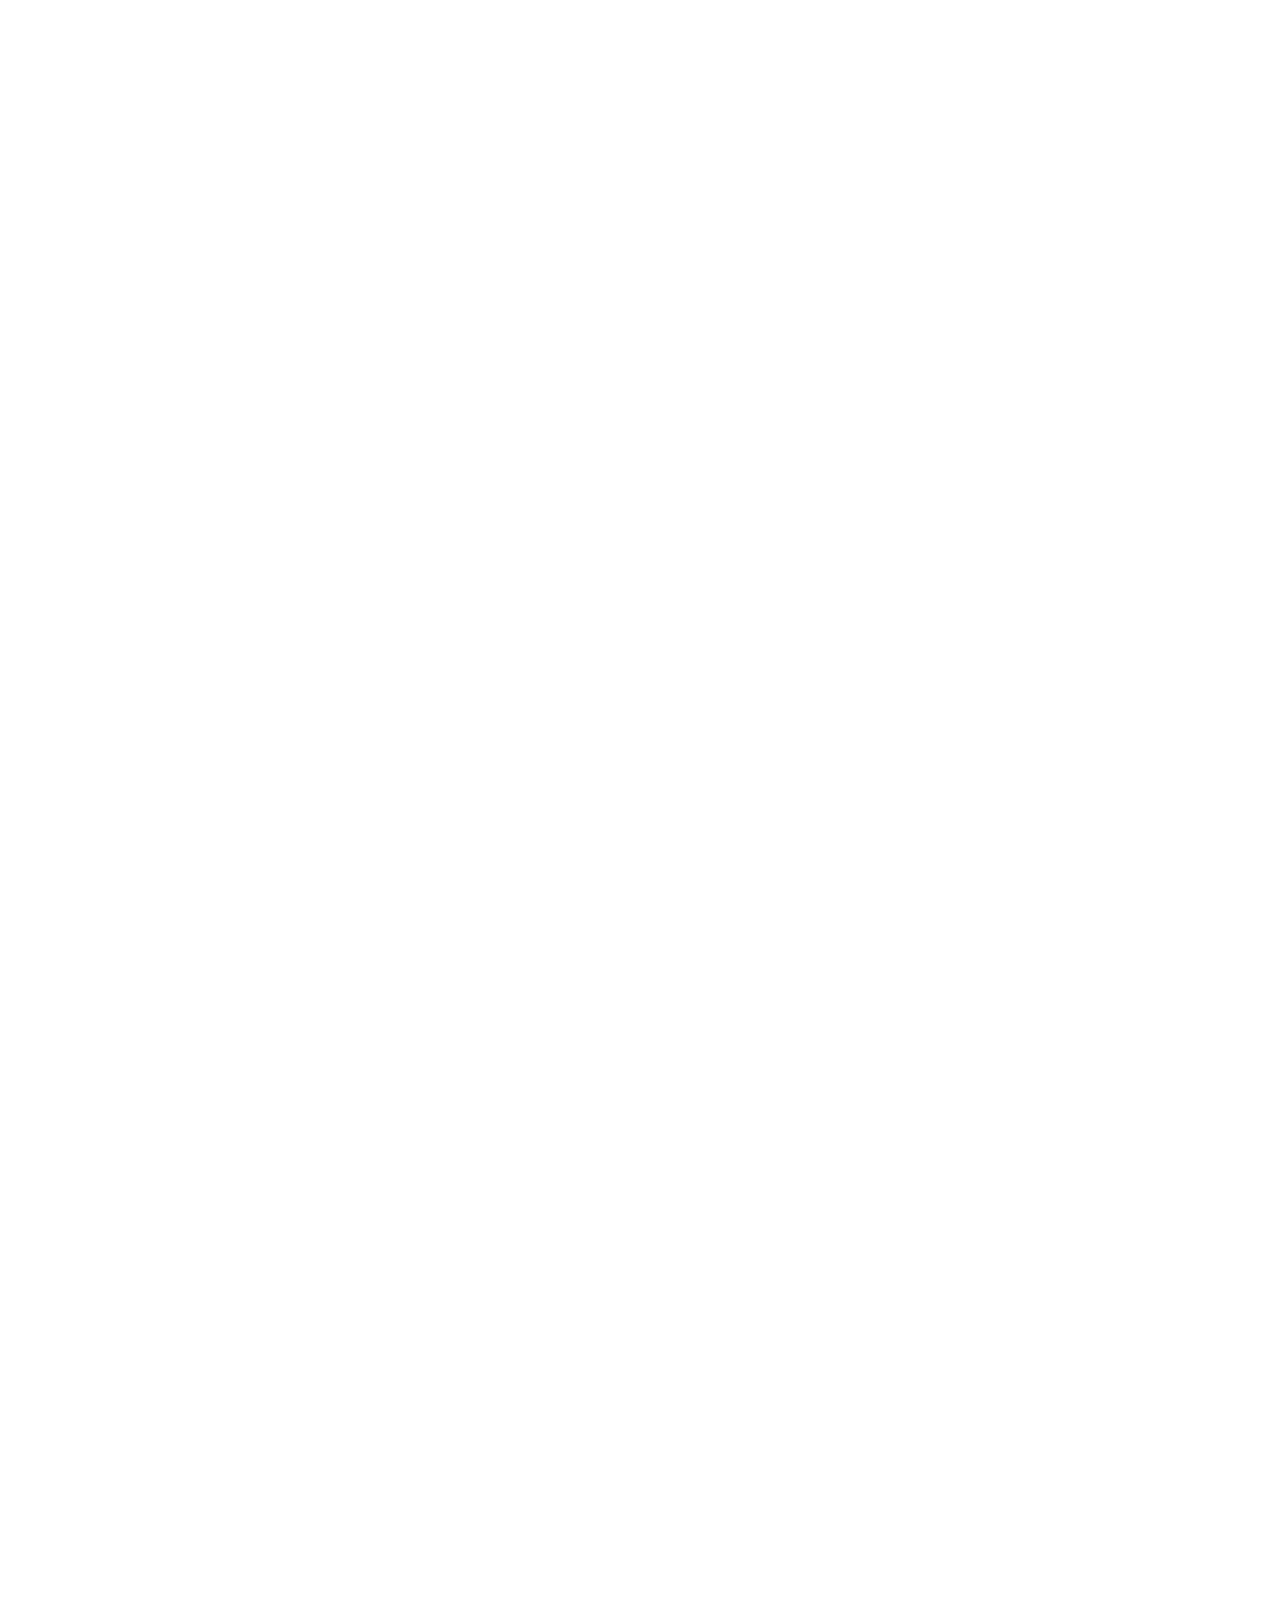
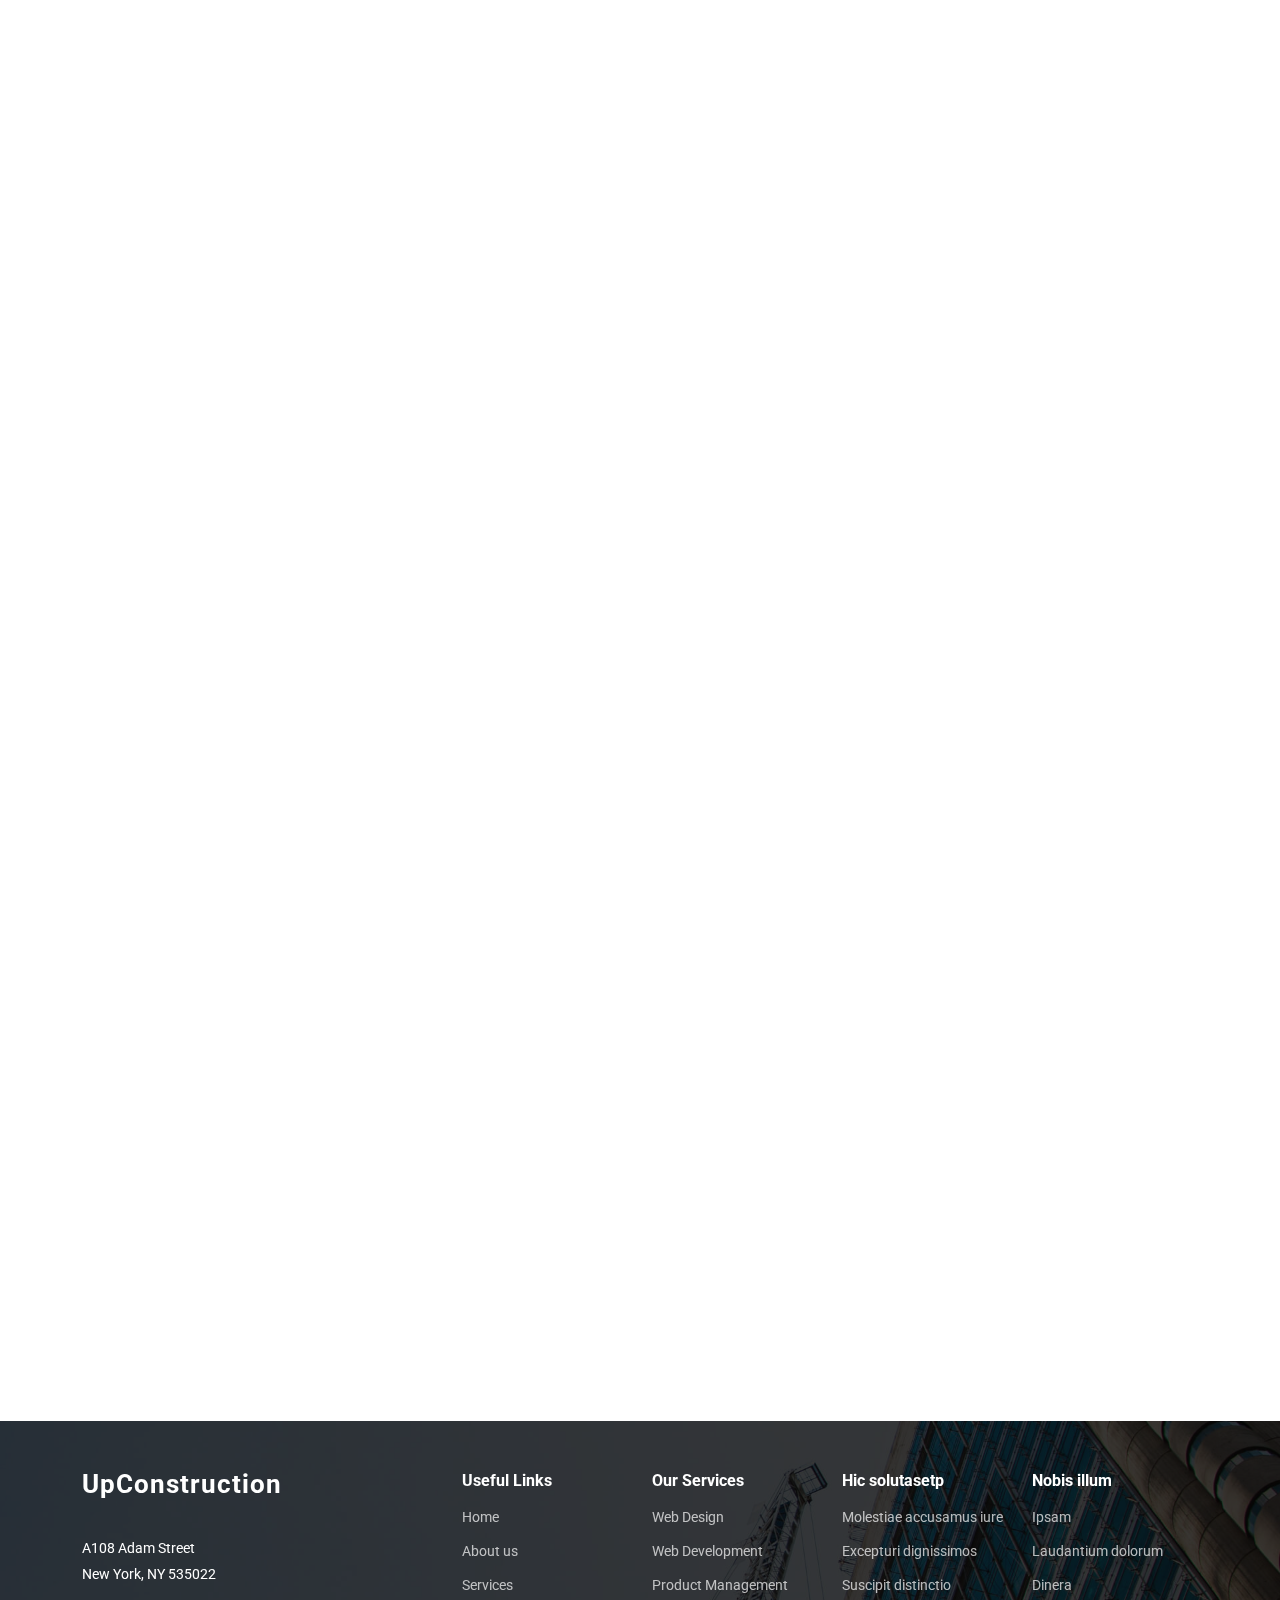
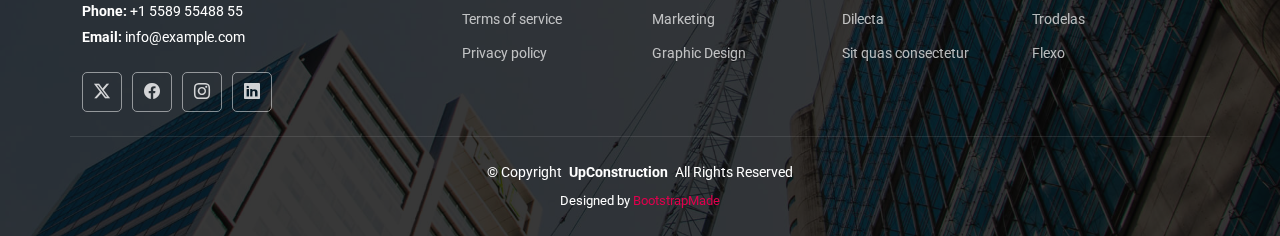
<file: about.html>
<!DOCTYPE html>
<html lang="en">

<head>
  <meta charset="utf-8">
  <meta content="width=device-width, initial-scale=1.0" name="viewport">
  <title>About - UpConstruction Bootstrap Template</title>
  <meta name="description" content="">
  <meta name="keywords" content="">

  <!-- Favicons -->
  <link href="assets/img/favicon.png" rel="icon">
  <link href="assets/img/apple-touch-icon.png" rel="apple-touch-icon">

  <!-- Fonts -->
  <link href="https://fonts.googleapis.com" rel="preconnect">
  <link href="https://fonts.gstatic.com" rel="preconnect" crossorigin>
  <link href="https://fonts.googleapis.com/css2?family=Roboto:ital,wght@0,100;0,300;0,400;0,500;0,700;0,900;1,100;1,300;1,400;1,500;1,700;1,900&family=Open+Sans:ital,wght@0,300;0,400;0,500;0,600;0,700;0,800;1,300;1,400;1,500;1,600;1,700;1,800&family=Poppins:ital,wght@0,100;0,200;0,300;0,400;0,500;0,600;0,700;0,800;0,900;1,100;1,200;1,300;1,400;1,500;1,600;1,700;1,800;1,900&display=swap" rel="stylesheet">

  <!-- Vendor CSS Files -->
  <link href="assets/vendor/bootstrap/css/bootstrap.min.css" rel="stylesheet">
  <link href="assets/vendor/bootstrap-icons/bootstrap-icons.css" rel="stylesheet">
  <link href="assets/vendor/aos/aos.css" rel="stylesheet">
  <link href="assets/vendor/fontawesome-free/css/all.min.css" rel="stylesheet">
  <link href="assets/vendor/glightbox/css/glightbox.min.css" rel="stylesheet">
  <link href="assets/vendor/swiper/swiper-bundle.min.css" rel="stylesheet">

  <!-- Main CSS File -->
  <link href="assets/css/main.css" rel="stylesheet">

</head>

<body class="about-page">

  <header id="header" class="header d-flex align-items-center fixed-top">
    <div class="container-fluid container-xl position-relative d-flex align-items-center justify-content-between">

      <a href="index.html" class="logo d-flex align-items-center">
        <img src="assets/img/logo.png" alt="logo.png">
      </a>

      <nav id="navmenu" class="navmenu">
        <ul>
          <li class="dropdown"><a href="index.html"><span>A Eletrodata</span></a>
            <ul>
              <li><a href="about.html">Quem Somos</a></li>
              <li><a href="#">Ética e Compliance</a></li>
              <li><a href="#">Certificações</a></li>
              <li><a href="#">Política Integrada</a></li>
              <li><a href="#">Política de Privacidade</a></li>
              <li><a href="#">Estrutura Organizacional</a></li>
            </ul>
          </li>
          <li class="dropdown"><a href="services.html"><span>Serviços</span></a>
            <ul>
              <li><a href="#">Manutenção Predial e Industrial</a></li>
              <li><a href="#">Gestão de Facilities</a></li>
              <li><a href="#">Gestão de Sistemas Críticos</a></li>
              <li><a href="#">HVAC</a></li>
              <li><a href="#">Telecomunicações</a></li>
              <li><a href="#">Construção Civil</a></li>
            </ul>
          </li>
          <li><a href="#">Trabalhe Conosco</a></li>
          <li><a href="#">Ouvidoria</a></li>
          <li class="dropdown"><a href="#"><span>Corporativo</span></a>
            <ul>
              <li><a href="https://webmail.eletrodataengenharia.com.br/">Webmail</a></li>
              <li><a href="https://www.dropbox.com/scl/fo/9wzatyvy8f4n39ykdo8v1/AF5zCEoeKIyqBXG5KF_z0X8?rlkey=rjaojz6cvo1uxaey7tdfz9mgr&dl=0">PGI</a></li>
              <li><a href="https://portais.eletrodataengenharia.com.br/users/login">MHSW</a></li>
            </ul>
          </li>
          <li><a href="contact.html">Contact</a></li>
        </ul>
        <i class="mobile-nav-toggle d-xl-none bi bi-list"></i>
      </nav>

    </div>
  </header>

  <main class="main">

    <!-- Page Title -->
    <div class="page-title dark-background" style="background-image: url(assets/img/page-title-bg.jpg);">
      <div class="container position-relative">
        <h1>About</h1>
        <nav class="breadcrumbs">
          <ol>
            <li><a href="index.html">Home</a></li>
            <li class="current">About</li>
          </ol>
        </nav>
      </div>
    </div><!-- End Page Title -->

    <!-- About Section -->
    <section id="about" class="about section">

      <div class="container">

        <div class="row position-relative">

          <div class="col-lg-7 about-img" data-aos="zoom-out" data-aos-delay="200"><img src="assets/img/about.jpg"></div>

          <div class="col-lg-7" data-aos="fade-up" data-aos-delay="100">
            <h2 class="inner-title">Consequatur eius et magnam</h2>
            <div class="our-story">
              <h4>Est 1988</h4>
              <h3>Our Story</h3>
              <p>Inventore aliquam beatae at et id alias. Ipsa dolores amet consequuntur minima quia maxime autem. Quidem id sed ratione. Tenetur provident autem in reiciendis rerum at dolor. Aliquam consectetur laudantium temporibus dicta minus dolor.</p>
              <ul>
                <li><i class="bi bi-check-circle"></i> <span>Ullamco laboris nisi ut aliquip ex ea commo</span></li>
                <li><i class="bi bi-check-circle"></i> <span>Duis aute irure dolor in reprehenderit in</span></li>
                <li><i class="bi bi-check-circle"></i> <span>Ullamco laboris nisi ut aliquip ex ea</span></li>
              </ul>
              <p>Vitae autem velit excepturi fugit. Animi ad non. Eligendi et non nesciunt suscipit repellendus porro in quo eveniet. Molestias in maxime doloremque.</p>

              <div class="watch-video d-flex align-items-center position-relative">
                <i class="bi bi-play-circle"></i>
                <a href="https://www.youtube.com/watch?v=Y7f98aduVJ8" class="glightbox stretched-link">Watch Video</a>
              </div>
            </div>
          </div>

        </div>

      </div>

    </section><!-- /About Section -->

    <!-- Stats Counter Section -->
    <section id="stats-counter" class="stats-counter section">

      <!-- Section Title -->
      <div class="container section-title" data-aos="fade-up">
        <h2>Stats</h2>
        <p>Necessitatibus eius consequatur ex aliquid fuga eum quidem sint consectetur velit</p>
      </div><!-- End Section Title -->

      <div class="container" data-aos="fade-up" data-aos-delay="100">

        <div class="row gy-4">

          <div class="col-lg-3 col-md-6">
            <div class="stats-item d-flex align-items-center w-100 h-100">
              <i class="bi bi-emoji-smile color-blue flex-shrink-0"></i>
              <div>
                <span data-purecounter-start="0" data-purecounter-end="232" data-purecounter-duration="1" class="purecounter"></span>
                <p>Happy Clients</p>
              </div>
            </div>
          </div><!-- End Stats Item -->

          <div class="col-lg-3 col-md-6">
            <div class="stats-item d-flex align-items-center w-100 h-100">
              <i class="bi bi-journal-richtext color-orange flex-shrink-0"></i>
              <div>
                <span data-purecounter-start="0" data-purecounter-end="521" data-purecounter-duration="1" class="purecounter"></span>
                <p>Projects</p>
              </div>
            </div>
          </div><!-- End Stats Item -->

          <div class="col-lg-3 col-md-6">
            <div class="stats-item d-flex align-items-center w-100 h-100">
              <i class="bi bi-headset color-green flex-shrink-0"></i>
              <div>
                <span data-purecounter-start="0" data-purecounter-end="1463" data-purecounter-duration="1" class="purecounter"></span>
                <p>Hours Of Support</p>
              </div>
            </div>
          </div><!-- End Stats Item -->

          <div class="col-lg-3 col-md-6">
            <div class="stats-item d-flex align-items-center w-100 h-100">
              <i class="bi bi-people color-pink flex-shrink-0"></i>
              <div>
                <span data-purecounter-start="0" data-purecounter-end="15" data-purecounter-duration="1" class="purecounter"></span>
                <p>Hard Workers</p>
              </div>
            </div>
          </div><!-- End Stats Item -->

        </div>

      </div>

    </section><!-- /Stats Counter Section -->

    <!-- Alt Services Section -->
    <section id="alt-services" class="alt-services section">

      <div class="container">

        <div class="row justify-content-around gy-4">
          <div class="features-image col-lg-6" data-aos="fade-up" data-aos-delay="100"><img src="assets/img/alt-services.jpg" alt=""></div>

          <div class="col-lg-5 d-flex flex-column justify-content-center" data-aos="fade-up" data-aos-delay="200">
            <h3>Enim quis est voluptatibus aliquid consequatur fugiat</h3>
            <p>Esse voluptas cumque vel exercitationem. Reiciendis est hic accusamus. Non ipsam et sed minima temporibus laudantium. Soluta voluptate sed facere corporis dolores excepturi</p>

            <div class="icon-box d-flex position-relative" data-aos="fade-up" data-aos-delay="300">
              <i class="bi bi-easel flex-shrink-0"></i>
              <div>
                <h4><a href="" class="stretched-link">Lorem Ipsum</a></h4>
                <p>Voluptatum deleniti atque corrupti quos dolores et quas molestias excepturi sint occaecati cupiditate non provident</p>
              </div>
            </div><!-- End Icon Box -->

            <div class="icon-box d-flex position-relative" data-aos="fade-up" data-aos-delay="400">
              <i class="bi bi-patch-check flex-shrink-0"></i>
              <div>
                <h4><a href="" class="stretched-link">Nemo Enim</a></h4>
                <p>At vero eos et accusamus et iusto odio dignissimos ducimus qui blanditiis praesentium voluptatum deleniti atque</p>
              </div>
            </div><!-- End Icon Box -->

            <div class="icon-box d-flex position-relative" data-aos="fade-up" data-aos-delay="500">
              <i class="bi bi-brightness-high flex-shrink-0"></i>
              <div>
                <h4><a href="" class="stretched-link">Dine Pad</a></h4>
                <p>Explicabo est voluptatum asperiores consequatur magnam. Et veritatis odit. Sunt aut deserunt minus aut eligendi omnis</p>
              </div>
            </div><!-- End Icon Box -->

            <div class="icon-box d-flex position-relative" data-aos="fade-up" data-aos-delay="600">
              <i class="bi bi-brightness-high flex-shrink-0"></i>
              <div>
                <h4><a href="" class="stretched-link">Tride clov</a></h4>
                <p>Est voluptatem labore deleniti quis a delectus et. Saepe dolorem libero sit non aspernatur odit amet. Et eligendi</p>
              </div>
            </div><!-- End Icon Box -->

          </div>
        </div>

      </div>

    </section><!-- /Alt Services Section -->

    <!-- Alt Services 2 Section -->
    <section id="alt-services-2" class="alt-services-2 section">

      <div class="container">

        <div class="row justify-content-around gy-4">

          <div class="col-lg-6 d-flex flex-column justify-content-center order-2 order-lg-1" data-aos="fade-up" data-aos-delay="100">
            <h3>Enim quis est voluptatibus aliquid consequatur</h3>
            <p>Esse voluptas cumque vel exercitationem. Reiciendis est hic accusamus. Non ipsam et sed minima temporibus laudantium. Soluta voluptate sed facere corporis dolores excepturi</p>

            <div class="row">

              <div class="col-lg-6 icon-box d-flex">
                <i class="bi bi-easel flex-shrink-0"></i>
                <div>
                  <h4>Lorem Ipsum</h4>
                  <p>Voluptatum deleniti atque corrupti quos dolores et quas molestias </p>
                </div>
              </div><!-- End Icon Box -->

              <div class="col-lg-6 icon-box d-flex">
                <i class="bi bi-patch-check flex-shrink-0"></i>
                <div>
                  <h4>Nemo Enim</h4>
                  <p>At vero eos et accusamus et iusto odio dignissimos ducimus qui blanditiise</p>
                </div>
              </div><!-- End Icon Box -->

              <div class="col-lg-6 icon-box d-flex">
                <i class="bi bi-brightness-high flex-shrink-0"></i>
                <div>
                  <h4>Dine Pad</h4>
                  <p>Explicabo est voluptatum asperiores consequatur magnam. Et veritatis odit</p>
                </div>
              </div><!-- End Icon Box -->

              <div class="col-lg-6 icon-box d-flex">
                <i class="bi bi-brightness-high flex-shrink-0"></i>
                <div>
                  <h4>Tride clov</h4>
                  <p>Est voluptatem labore deleniti quis a delectus et. Saepe dolorem libero sit</p>
                </div>
              </div><!-- End Icon Box -->

            </div>

          </div>

          <div class="features-image col-lg-5 order-1 order-lg-2" data-aos="fade-up" data-aos-delay="200">
            <img src="assets/img/features-3-2.jpg" alt="">
          </div>

        </div>

      </div>

    </section><!-- /Alt Services 2 Section -->

    <!-- Team Section -->
    <section id="team" class="team section">

      <!-- Section Title -->
      <div class="container section-title" data-aos="fade-up">
        <h2>Team</h2>
        <p>Necessitatibus eius consequatur ex aliquid fuga eum quidem sint consectetur velit</p>
      </div><!-- End Section Title -->

      <div class="container">

        <div class="row gy-5">

          <div class="col-lg-4 col-md-6 member" data-aos="fade-up" data-aos-delay="100">
            <div class="member-img">
              <img src="assets/img/team/team-1.jpg" class="img-fluid" alt="">
              <div class="social">
                <a href="#"><i class="bi bi-twitter-x"></i></a>
                <a href="#"><i class="bi bi-facebook"></i></a>
                <a href="#"><i class="bi bi-instagram"></i></a>
                <a href="#"><i class="bi bi-linkedin"></i></a>
              </div>
            </div>
            <div class="member-info text-center">
              <h4>Walter White</h4>
              <span>Chief Executive Officer</span>
              <p>Aliquam iure quaerat voluptatem praesentium possimus unde laudantium vel dolorum distinctio dire flow</p>
            </div>
          </div><!-- End Team Member -->

          <div class="col-lg-4 col-md-6 member" data-aos="fade-up" data-aos-delay="200">
            <div class="member-img">
              <img src="assets/img/team/team-2.jpg" class="img-fluid" alt="">
              <div class="social">
                <a href="#"><i class="bi bi-twitter-x"></i></a>
                <a href="#"><i class="bi bi-facebook"></i></a>
                <a href="#"><i class="bi bi-instagram"></i></a>
                <a href="#"><i class="bi bi-linkedin"></i></a>
              </div>
            </div>
            <div class="member-info text-center">
              <h4>Sarah Jhonson</h4>
              <span>Product Manager</span>
              <p>Labore ipsam sit consequatur exercitationem rerum laboriosam laudantium aut quod dolores exercitationem ut</p>
            </div>
          </div><!-- End Team Member -->

          <div class="col-lg-4 col-md-6 member" data-aos="fade-up" data-aos-delay="300">
            <div class="member-img">
              <img src="assets/img/team/team-3.jpg" class="img-fluid" alt="">
              <div class="social">
                <a href="#"><i class="bi bi-twitter-x"></i></a>
                <a href="#"><i class="bi bi-facebook"></i></a>
                <a href="#"><i class="bi bi-instagram"></i></a>
                <a href="#"><i class="bi bi-linkedin"></i></a>
              </div>
            </div>
            <div class="member-info text-center">
              <h4>William Anderson</h4>
              <span>CTO</span>
              <p>Illum minima ea autem doloremque ipsum quidem quas aspernatur modi ut praesentium vel tque sed facilis at qui</p>
            </div>
          </div><!-- End Team Member -->

          <div class="col-lg-4 col-md-6 member" data-aos="fade-up" data-aos-delay="400">
            <div class="member-img">
              <img src="assets/img/team/team-4.jpg" class="img-fluid" alt="">
              <div class="social">
                <a href="#"><i class="bi bi-twitter-x"></i></a>
                <a href="#"><i class="bi bi-facebook"></i></a>
                <a href="#"><i class="bi bi-instagram"></i></a>
                <a href="#"><i class="bi bi-linkedin"></i></a>
              </div>
            </div>
            <div class="member-info text-center">
              <h4>Amanda Jepson</h4>
              <span>Accountant</span>
              <p>Magni voluptatem accusamus assumenda cum nisi aut qui dolorem voluptate sed et veniam quasi quam consectetur</p>
            </div>
          </div><!-- End Team Member -->

          <div class="col-lg-4 col-md-6 member" data-aos="fade-up" data-aos-delay="500">
            <div class="member-img">
              <img src="assets/img/team/team-5.jpg" class="img-fluid" alt="">
              <div class="social">
                <a href="#"><i class="bi bi-twitter-x"></i></a>
                <a href="#"><i class="bi bi-facebook"></i></a>
                <a href="#"><i class="bi bi-instagram"></i></a>
                <a href="#"><i class="bi bi-linkedin"></i></a>
              </div>
            </div>
            <div class="member-info text-center">
              <h4>Brian Doe</h4>
              <span>Marketing</span>
              <p>Qui consequuntur quos accusamus magnam quo est molestiae eius laboriosam sunt doloribus quia impedit laborum velit</p>
            </div>
          </div><!-- End Team Member -->

          <div class="col-lg-4 col-md-6 member" data-aos="fade-up" data-aos-delay="600">
            <div class="member-img">
              <img src="assets/img/team/team-6.jpg" class="img-fluid" alt="">
              <div class="social">
                <a href="#"><i class="bi bi-twitter-x"></i></a>
                <a href="#"><i class="bi bi-facebook"></i></a>
                <a href="#"><i class="bi bi-instagram"></i></a>
                <a href="#"><i class="bi bi-linkedin"></i></a>
              </div>
            </div>
            <div class="member-info text-center">
              <h4>Josepha Palas</h4>
              <span>Operation</span>
              <p>Sint sint eveniet explicabo amet consequatur nesciunt error enim rerum earum et omnis fugit eligendi cupiditate vel</p>
            </div>
          </div><!-- End Team Member -->

        </div>

      </div>

    </section><!-- /Team Section -->

    <!-- Testimonials Section -->
    <section id="testimonials" class="testimonials section">

      <!-- Section Title -->
      <div class="container section-title" data-aos="fade-up">
        <h2>Testimonials</h2>
        <p>Necessitatibus eius consequatur ex aliquid fuga eum quidem sint consectetur velit</p>
      </div><!-- End Section Title -->

      <div class="container" data-aos="fade-up" data-aos-delay="100">

        <div class="swiper init-swiper">
          <script type="application/json" class="swiper-config">
            {
              "loop": true,
              "speed": 600,
              "autoplay": {
                "delay": 5000
              },
              "slidesPerView": "auto",
              "pagination": {
                "el": ".swiper-pagination",
                "type": "bullets",
                "clickable": true
              },
              "breakpoints": {
                "320": {
                  "slidesPerView": 1,
                  "spaceBetween": 40
                },
                "1200": {
                  "slidesPerView": 2,
                  "spaceBetween": 20
                }
              }
            }
          </script>
          <div class="swiper-wrapper">

            <div class="swiper-slide">
              <div class="testimonial-wrap">
                <div class="testimonial-item">
                  <img src="assets/img/testimonials/testimonials-1.jpg" class="testimonial-img" alt="">
                  <h3>Saul Goodman</h3>
                  <h4>Ceo &amp; Founder</h4>
                  <div class="stars">
                    <i class="bi bi-star-fill"></i><i class="bi bi-star-fill"></i><i class="bi bi-star-fill"></i><i class="bi bi-star-fill"></i><i class="bi bi-star-fill"></i>
                  </div>
                  <p>
                    <i class="bi bi-quote quote-icon-left"></i>
                    <span>Proin iaculis purus consequat sem cure digni ssim donec porttitora entum suscipit rhoncus. Accusantium quam, ultricies eget id, aliquam eget nibh et. Maecen aliquam, risus at semper.</span>
                    <i class="bi bi-quote quote-icon-right"></i>
                  </p>
                </div>
              </div>
            </div><!-- End testimonial item -->

            <div class="swiper-slide">
              <div class="testimonial-wrap">
                <div class="testimonial-item">
                  <img src="assets/img/testimonials/testimonials-2.jpg" class="testimonial-img" alt="">
                  <h3>Sara Wilsson</h3>
                  <h4>Designer</h4>
                  <div class="stars">
                    <i class="bi bi-star-fill"></i><i class="bi bi-star-fill"></i><i class="bi bi-star-fill"></i><i class="bi bi-star-fill"></i><i class="bi bi-star-fill"></i>
                  </div>
                  <p>
                    <i class="bi bi-quote quote-icon-left"></i>
                    <span>Export tempor illum tamen malis malis eram quae irure esse labore quem cillum quid cillum eram malis quorum velit fore eram velit sunt aliqua noster fugiat irure amet legam anim culpa.</span>
                    <i class="bi bi-quote quote-icon-right"></i>
                  </p>
                </div>
              </div>
            </div><!-- End testimonial item -->

            <div class="swiper-slide">
              <div class="testimonial-wrap">
                <div class="testimonial-item">
                  <img src="assets/img/testimonials/testimonials-3.jpg" class="testimonial-img" alt="">
                  <h3>Jena Karlis</h3>
                  <h4>Store Owner</h4>
                  <div class="stars">
                    <i class="bi bi-star-fill"></i><i class="bi bi-star-fill"></i><i class="bi bi-star-fill"></i><i class="bi bi-star-fill"></i><i class="bi bi-star-fill"></i>
                  </div>
                  <p>
                    <i class="bi bi-quote quote-icon-left"></i>
                    <span>Enim nisi quem export duis labore cillum quae magna enim sint quorum nulla quem veniam duis minim tempor labore quem eram duis noster aute amet eram fore quis sint minim.</span>
                    <i class="bi bi-quote quote-icon-right"></i>
                  </p>
                </div>
              </div>
            </div><!-- End testimonial item -->

            <div class="swiper-slide">
              <div class="testimonial-wrap">
                <div class="testimonial-item">
                  <img src="assets/img/testimonials/testimonials-4.jpg" class="testimonial-img" alt="">
                  <h3>Matt Brandon</h3>
                  <h4>Freelancer</h4>
                  <div class="stars">
                    <i class="bi bi-star-fill"></i><i class="bi bi-star-fill"></i><i class="bi bi-star-fill"></i><i class="bi bi-star-fill"></i><i class="bi bi-star-fill"></i>
                  </div>
                  <p>
                    <i class="bi bi-quote quote-icon-left"></i>
                    <span>Fugiat enim eram quae cillum dolore dolor amet nulla culpa multos export minim fugiat minim velit minim dolor enim duis veniam ipsum anim magna sunt elit fore quem dolore labore illum veniam.</span>
                    <i class="bi bi-quote quote-icon-right"></i>
                  </p>
                </div>
              </div>
            </div><!-- End testimonial item -->

            <div class="swiper-slide">
              <div class="testimonial-wrap">
                <div class="testimonial-item">
                  <img src="assets/img/testimonials/testimonials-5.jpg" class="testimonial-img" alt="">
                  <h3>John Larson</h3>
                  <h4>Entrepreneur</h4>
                  <div class="stars">
                    <i class="bi bi-star-fill"></i><i class="bi bi-star-fill"></i><i class="bi bi-star-fill"></i><i class="bi bi-star-fill"></i><i class="bi bi-star-fill"></i>
                  </div>
                  <p>
                    <i class="bi bi-quote quote-icon-left"></i>
                    <span>Quis quorum aliqua sint quem legam fore sunt eram irure aliqua veniam tempor noster veniam enim culpa labore duis sunt culpa nulla illum cillum fugiat legam esse veniam culpa fore nisi cillum quid.</span>
                    <i class="bi bi-quote quote-icon-right"></i>
                  </p>
                </div>
              </div>
            </div><!-- End testimonial item -->

          </div>
          <div class="swiper-pagination"></div>
        </div>

      </div>

    </section><!-- /Testimonials Section -->

  </main>

  <footer id="footer" class="footer dark-background">

    <div class="container footer-top">
      <div class="row gy-4">
        <div class="col-lg-4 col-md-6 footer-about">
          <a href="index.html" class="logo d-flex align-items-center">
            <span class="sitename">UpConstruction</span>
          </a>
          <div class="footer-contact pt-3">
            <p>A108 Adam Street</p>
            <p>New York, NY 535022</p>
            <p class="mt-3"><strong>Phone:</strong> <span>+1 5589 55488 55</span></p>
            <p><strong>Email:</strong> <span>info@example.com</span></p>
          </div>
          <div class="social-links d-flex mt-4">
            <a href=""><i class="bi bi-twitter-x"></i></a>
            <a href=""><i class="bi bi-facebook"></i></a>
            <a href=""><i class="bi bi-instagram"></i></a>
            <a href=""><i class="bi bi-linkedin"></i></a>
          </div>
        </div>

        <div class="col-lg-2 col-md-3 footer-links">
          <h4>Useful Links</h4>
          <ul>
            <li><a href="#">Home</a></li>
            <li><a href="#">About us</a></li>
            <li><a href="#">Services</a></li>
            <li><a href="#">Terms of service</a></li>
            <li><a href="#">Privacy policy</a></li>
          </ul>
        </div>

        <div class="col-lg-2 col-md-3 footer-links">
          <h4>Our Services</h4>
          <ul>
            <li><a href="#">Web Design</a></li>
            <li><a href="#">Web Development</a></li>
            <li><a href="#">Product Management</a></li>
            <li><a href="#">Marketing</a></li>
            <li><a href="#">Graphic Design</a></li>
          </ul>
        </div>

        <div class="col-lg-2 col-md-3 footer-links">
          <h4>Hic solutasetp</h4>
          <ul>
            <li><a href="#">Molestiae accusamus iure</a></li>
            <li><a href="#">Excepturi dignissimos</a></li>
            <li><a href="#">Suscipit distinctio</a></li>
            <li><a href="#">Dilecta</a></li>
            <li><a href="#">Sit quas consectetur</a></li>
          </ul>
        </div>

        <div class="col-lg-2 col-md-3 footer-links">
          <h4>Nobis illum</h4>
          <ul>
            <li><a href="#">Ipsam</a></li>
            <li><a href="#">Laudantium dolorum</a></li>
            <li><a href="#">Dinera</a></li>
            <li><a href="#">Trodelas</a></li>
            <li><a href="#">Flexo</a></li>
          </ul>
        </div>

      </div>
    </div>

    <div class="container copyright text-center mt-4">
      <p>© <span>Copyright</span> <strong class="px-1 sitename">UpConstruction</strong> <span>All Rights Reserved</span></p>
      <div class="credits">
        <!-- All the links in the footer should remain intact. -->
        <!-- You can delete the links only if you've purchased the pro version. -->
        <!-- Licensing information: https://bootstrapmade.com/license/ -->
        <!-- Purchase the pro version with working PHP/AJAX contact form: [buy-url] -->
        Designed by <a href="https://bootstrapmade.com/">BootstrapMade</a>
      </div>
    </div>

  </footer>

  <!-- Scroll Top -->
  <a href="#" id="scroll-top" class="scroll-top d-flex align-items-center justify-content-center"><i class="bi bi-arrow-up-short"></i></a>

  <!-- Preloader -->
  <div id="preloader"></div>

  <!-- Vendor JS Files -->
  <script src="assets/vendor/bootstrap/js/bootstrap.bundle.min.js"></script>
  <script src="assets/vendor/php-email-form/validate.js"></script>
  <script src="assets/vendor/aos/aos.js"></script>
  <script src="assets/vendor/glightbox/js/glightbox.min.js"></script>
  <script src="assets/vendor/imagesloaded/imagesloaded.pkgd.min.js"></script>
  <script src="assets/vendor/isotope-layout/isotope.pkgd.min.js"></script>
  <script src="assets/vendor/swiper/swiper-bundle.min.js"></script>
  <script src="assets/vendor/purecounter/purecounter_vanilla.js"></script>

  <!-- Main JS File -->
  <script src="assets/js/main.js"></script>

</body>

</html>
</file>
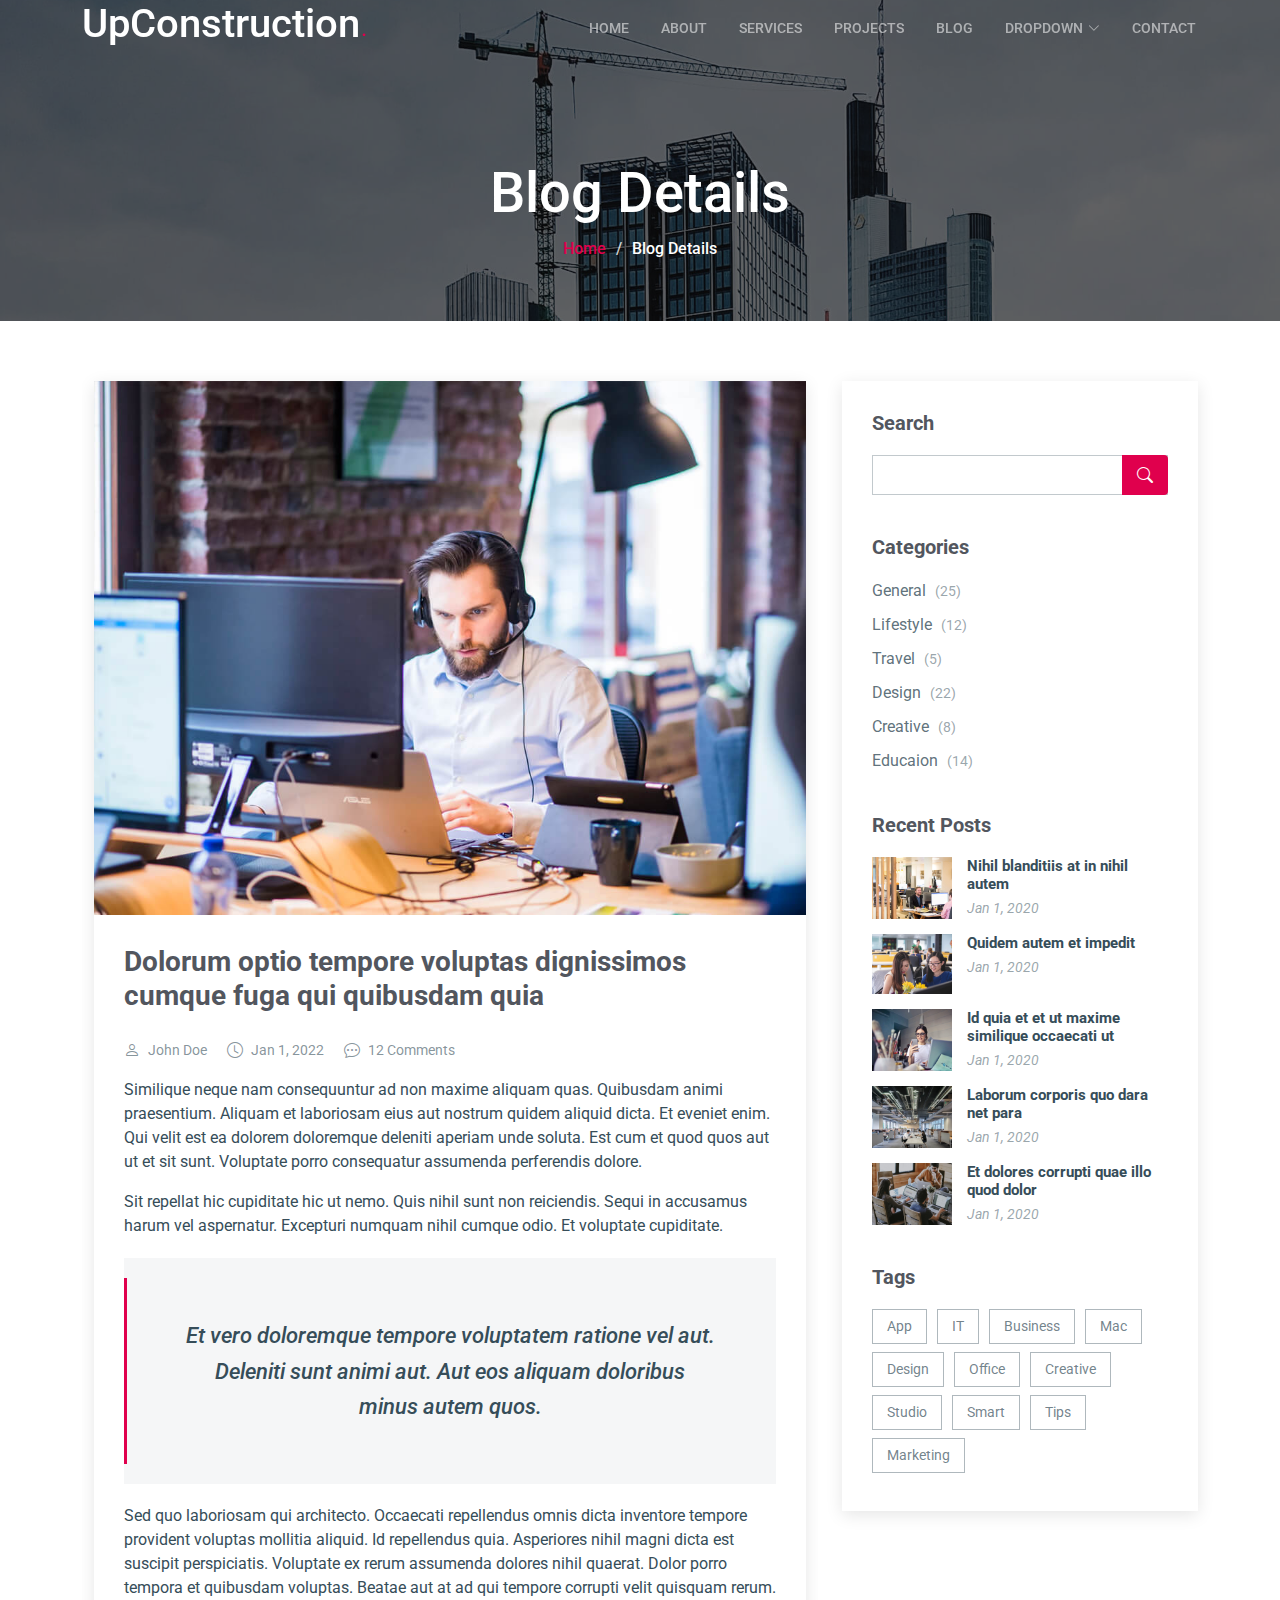
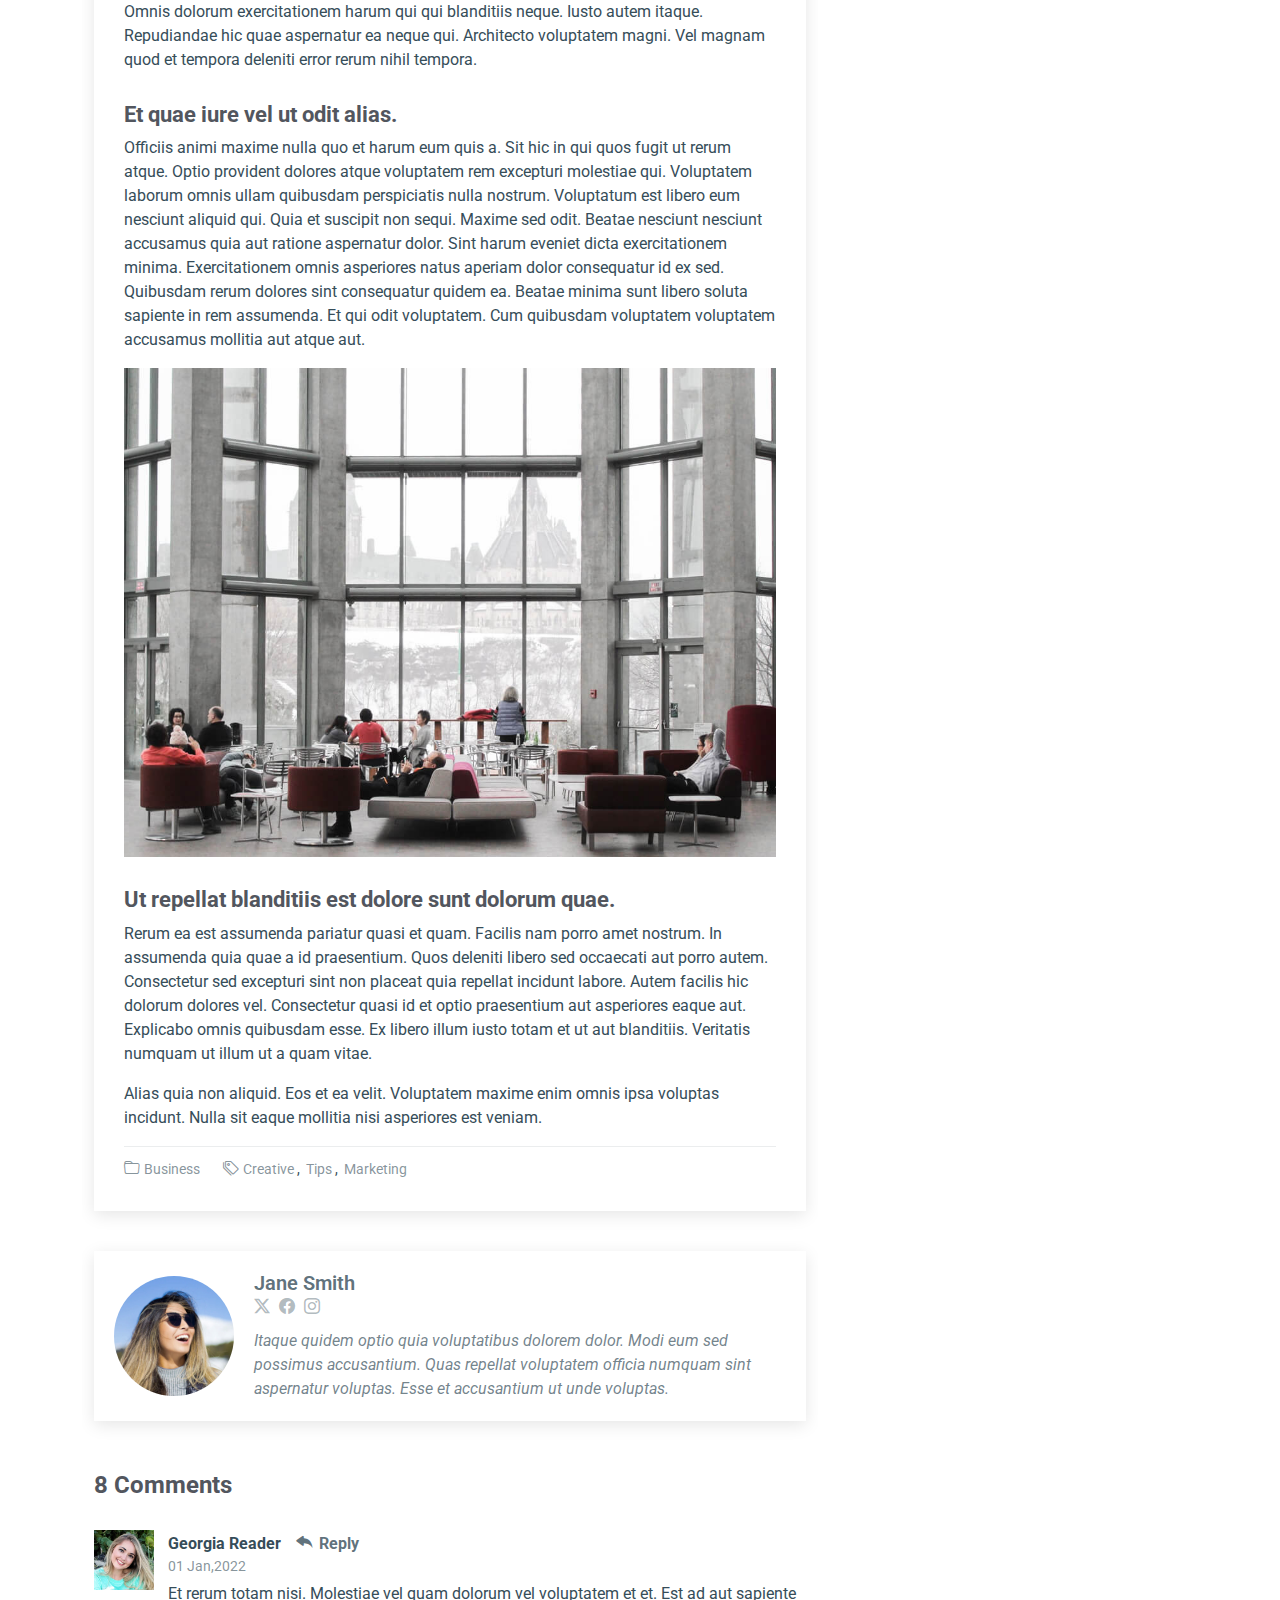
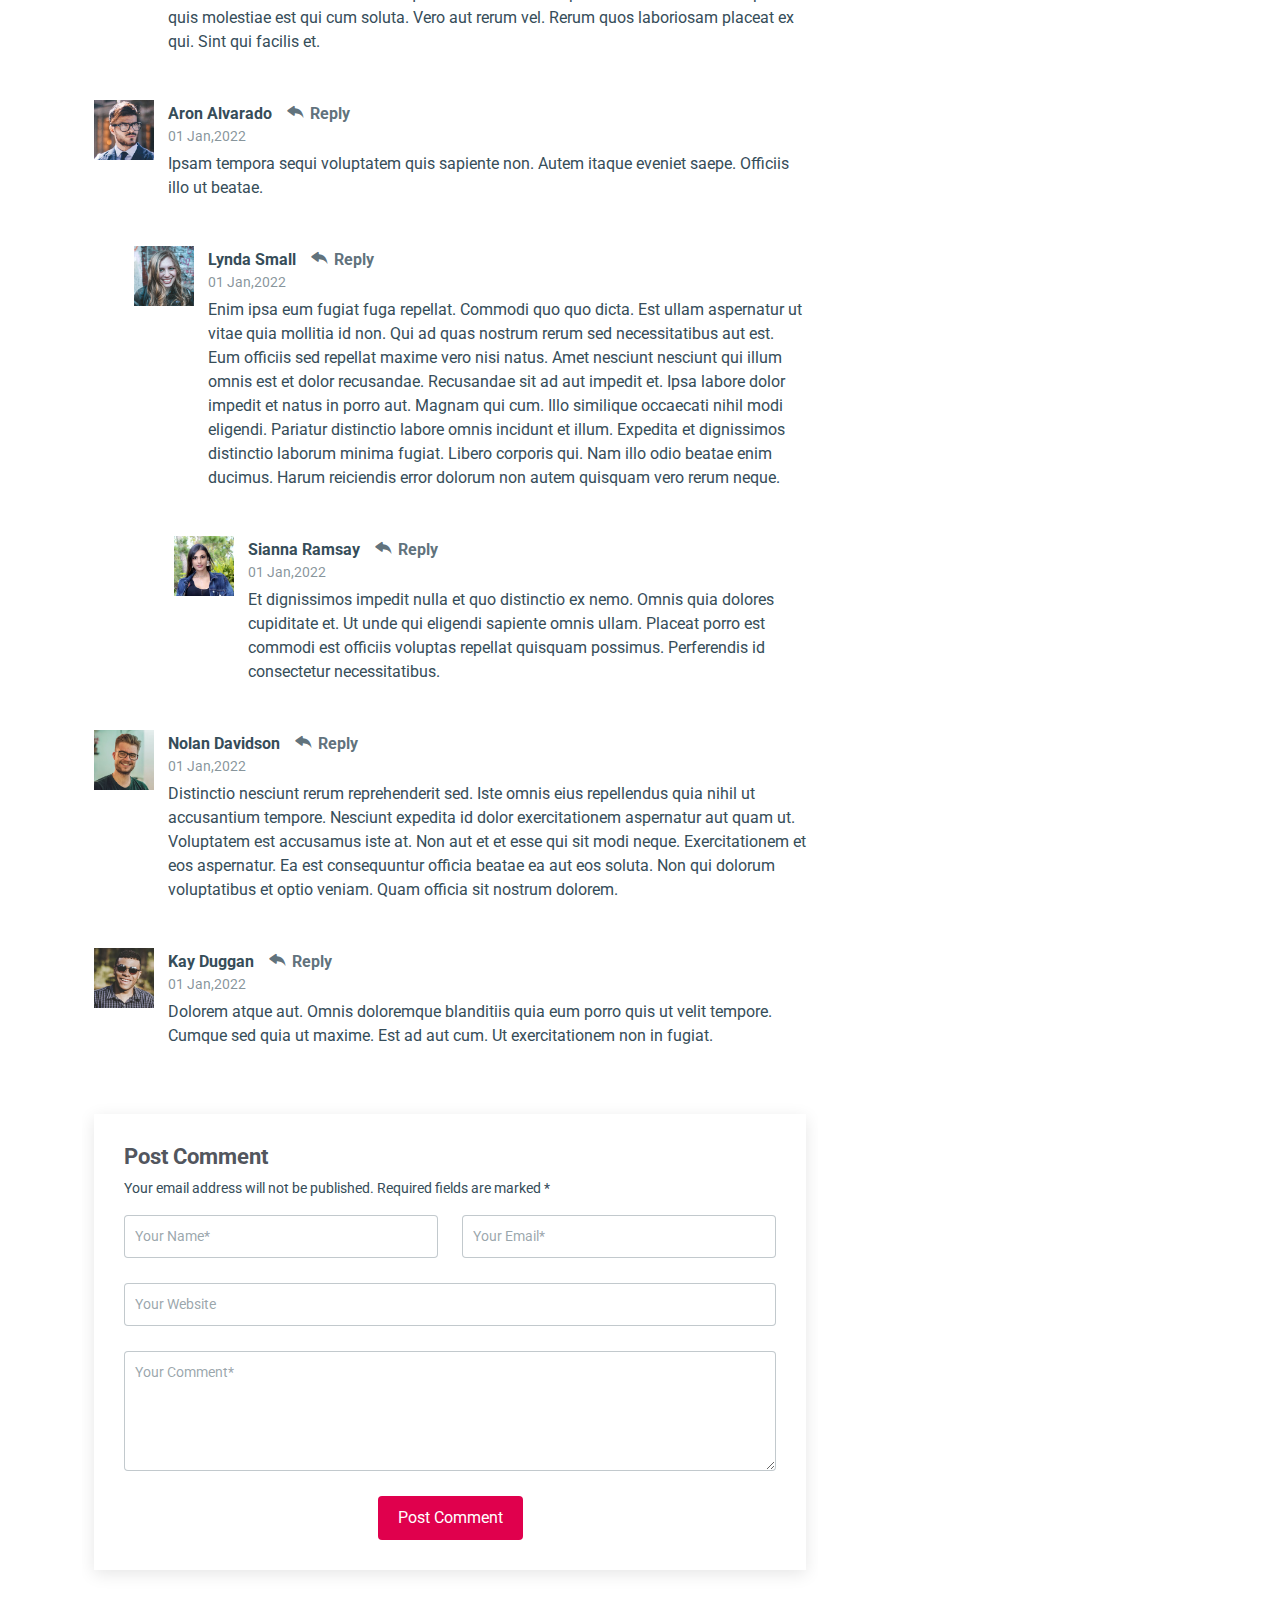
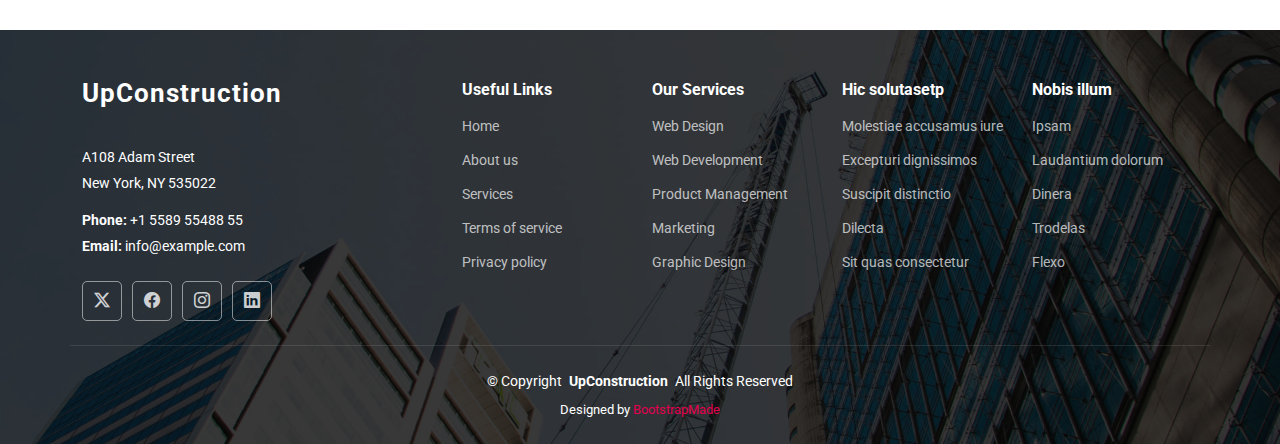
<file: blog-details.html>
<!DOCTYPE html>
<html lang="en">

<head>
  <meta charset="utf-8">
  <meta content="width=device-width, initial-scale=1.0" name="viewport">
  <title>Blog Details - UpConstruction Bootstrap Template</title>
  <meta name="description" content="">
  <meta name="keywords" content="">

  <!-- Favicons -->
  <link href="assets/img/favicon.png" rel="icon">
  <link href="assets/img/apple-touch-icon.png" rel="apple-touch-icon">

  <!-- Fonts -->
  <link href="https://fonts.googleapis.com" rel="preconnect">
  <link href="https://fonts.gstatic.com" rel="preconnect" crossorigin>
  <link href="https://fonts.googleapis.com/css2?family=Roboto:ital,wght@0,100;0,300;0,400;0,500;0,700;0,900;1,100;1,300;1,400;1,500;1,700;1,900&family=Open+Sans:ital,wght@0,300;0,400;0,500;0,600;0,700;0,800;1,300;1,400;1,500;1,600;1,700;1,800&family=Poppins:ital,wght@0,100;0,200;0,300;0,400;0,500;0,600;0,700;0,800;0,900;1,100;1,200;1,300;1,400;1,500;1,600;1,700;1,800;1,900&display=swap" rel="stylesheet">

  <!-- Vendor CSS Files -->
  <link href="assets/vendor/bootstrap/css/bootstrap.min.css" rel="stylesheet">
  <link href="assets/vendor/bootstrap-icons/bootstrap-icons.css" rel="stylesheet">
  <link href="assets/vendor/aos/aos.css" rel="stylesheet">
  <link href="assets/vendor/fontawesome-free/css/all.min.css" rel="stylesheet">
  <link href="assets/vendor/glightbox/css/glightbox.min.css" rel="stylesheet">
  <link href="assets/vendor/swiper/swiper-bundle.min.css" rel="stylesheet">

  <!-- Main CSS File -->
  <link href="assets/css/main.css" rel="stylesheet">

  <!-- =======================================================
  * Template Name: UpConstruction
  * Template URL: https://bootstrapmade.com/upconstruction-bootstrap-construction-website-template/
  * Updated: Aug 07 2024 with Bootstrap v5.3.3
  * Author: BootstrapMade.com
  * License: https://bootstrapmade.com/license/
  ======================================================== -->
</head>

<body class="blog-details-page">

  <header id="header" class="header d-flex align-items-center fixed-top">
    <div class="container-fluid container-xl position-relative d-flex align-items-center justify-content-between">

      <a href="index.html" class="logo d-flex align-items-center">
        <!-- Uncomment the line below if you also wish to use an image logo -->
        <!-- <img src="assets/img/logo.png" alt=""> -->
        <h1 class="sitename">UpConstruction</h1> <span>.</span>
      </a>

      <nav id="navmenu" class="navmenu">
        <ul>
          <li><a href="index.html">Home</a></li>
          <li><a href="about.html">About</a></li>
          <li><a href="services.html">Services</a></li>
          <li><a href="projects.html">Projects</a></li>
          <li><a href="blog.html">Blog</a></li>
          <li class="dropdown"><a href="#"><span>Dropdown</span> <i class="bi bi-chevron-down toggle-dropdown"></i></a>
            <ul>
              <li><a href="#">Dropdown 1</a></li>
              <li class="dropdown"><a href="#"><span>Deep Dropdown</span> <i class="bi bi-chevron-down toggle-dropdown"></i></a>
                <ul>
                  <li><a href="#">Deep Dropdown 1</a></li>
                  <li><a href="#">Deep Dropdown 2</a></li>
                  <li><a href="#">Deep Dropdown 3</a></li>
                  <li><a href="#">Deep Dropdown 4</a></li>
                  <li><a href="#">Deep Dropdown 5</a></li>
                </ul>
              </li>
              <li><a href="#">Dropdown 2</a></li>
              <li><a href="#">Dropdown 3</a></li>
              <li><a href="#">Dropdown 4</a></li>
            </ul>
          </li>
          <li><a href="contact.html">Contact</a></li>
        </ul>
        <i class="mobile-nav-toggle d-xl-none bi bi-list"></i>
      </nav>

    </div>
  </header>

  <main class="main">

    <!-- Page Title -->
    <div class="page-title dark-background" style="background-image: url(assets/img/page-title-bg.jpg);">
      <div class="container position-relative">
        <h1>Blog Details</h1>
        <nav class="breadcrumbs">
          <ol>
            <li><a href="index.html">Home</a></li>
            <li class="current">Blog Details</li>
          </ol>
        </nav>
      </div>
    </div><!-- End Page Title -->

    <div class="container">
      <div class="row">

        <div class="col-lg-8">

          <!-- Blog Details Section -->
          <section id="blog-details" class="blog-details section">
            <div class="container">

              <article class="article">

                <div class="post-img">
                  <img src="assets/img/blog/blog-1.jpg" alt="" class="img-fluid">
                </div>

                <h2 class="title">Dolorum optio tempore voluptas dignissimos cumque fuga qui quibusdam quia</h2>

                <div class="meta-top">
                  <ul>
                    <li class="d-flex align-items-center"><i class="bi bi-person"></i> <a href="blog-details.html">John Doe</a></li>
                    <li class="d-flex align-items-center"><i class="bi bi-clock"></i> <a href="blog-details.html"><time datetime="2020-01-01">Jan 1, 2022</time></a></li>
                    <li class="d-flex align-items-center"><i class="bi bi-chat-dots"></i> <a href="blog-details.html">12 Comments</a></li>
                  </ul>
                </div><!-- End meta top -->

                <div class="content">
                  <p>
                    Similique neque nam consequuntur ad non maxime aliquam quas. Quibusdam animi praesentium. Aliquam et laboriosam eius aut nostrum quidem aliquid dicta.
                    Et eveniet enim. Qui velit est ea dolorem doloremque deleniti aperiam unde soluta. Est cum et quod quos aut ut et sit sunt. Voluptate porro consequatur assumenda perferendis dolore.
                  </p>

                  <p>
                    Sit repellat hic cupiditate hic ut nemo. Quis nihil sunt non reiciendis. Sequi in accusamus harum vel aspernatur. Excepturi numquam nihil cumque odio. Et voluptate cupiditate.
                  </p>

                  <blockquote>
                    <p>
                      Et vero doloremque tempore voluptatem ratione vel aut. Deleniti sunt animi aut. Aut eos aliquam doloribus minus autem quos.
                    </p>
                  </blockquote>

                  <p>
                    Sed quo laboriosam qui architecto. Occaecati repellendus omnis dicta inventore tempore provident voluptas mollitia aliquid. Id repellendus quia. Asperiores nihil magni dicta est suscipit perspiciatis. Voluptate ex rerum assumenda dolores nihil quaerat.
                    Dolor porro tempora et quibusdam voluptas. Beatae aut at ad qui tempore corrupti velit quisquam rerum. Omnis dolorum exercitationem harum qui qui blanditiis neque.
                    Iusto autem itaque. Repudiandae hic quae aspernatur ea neque qui. Architecto voluptatem magni. Vel magnam quod et tempora deleniti error rerum nihil tempora.
                  </p>

                  <h3>Et quae iure vel ut odit alias.</h3>
                  <p>
                    Officiis animi maxime nulla quo et harum eum quis a. Sit hic in qui quos fugit ut rerum atque. Optio provident dolores atque voluptatem rem excepturi molestiae qui. Voluptatem laborum omnis ullam quibusdam perspiciatis nulla nostrum. Voluptatum est libero eum nesciunt aliquid qui.
                    Quia et suscipit non sequi. Maxime sed odit. Beatae nesciunt nesciunt accusamus quia aut ratione aspernatur dolor. Sint harum eveniet dicta exercitationem minima. Exercitationem omnis asperiores natus aperiam dolor consequatur id ex sed. Quibusdam rerum dolores sint consequatur quidem ea.
                    Beatae minima sunt libero soluta sapiente in rem assumenda. Et qui odit voluptatem. Cum quibusdam voluptatem voluptatem accusamus mollitia aut atque aut.
                  </p>
                  <img src="assets/img/blog/blog-inside-post.jpg" class="img-fluid" alt="">

                  <h3>Ut repellat blanditiis est dolore sunt dolorum quae.</h3>
                  <p>
                    Rerum ea est assumenda pariatur quasi et quam. Facilis nam porro amet nostrum. In assumenda quia quae a id praesentium. Quos deleniti libero sed occaecati aut porro autem. Consectetur sed excepturi sint non placeat quia repellat incidunt labore. Autem facilis hic dolorum dolores vel.
                    Consectetur quasi id et optio praesentium aut asperiores eaque aut. Explicabo omnis quibusdam esse. Ex libero illum iusto totam et ut aut blanditiis. Veritatis numquam ut illum ut a quam vitae.
                  </p>
                  <p>
                    Alias quia non aliquid. Eos et ea velit. Voluptatem maxime enim omnis ipsa voluptas incidunt. Nulla sit eaque mollitia nisi asperiores est veniam.
                  </p>

                </div><!-- End post content -->

                <div class="meta-bottom">
                  <i class="bi bi-folder"></i>
                  <ul class="cats">
                    <li><a href="#">Business</a></li>
                  </ul>

                  <i class="bi bi-tags"></i>
                  <ul class="tags">
                    <li><a href="#">Creative</a></li>
                    <li><a href="#">Tips</a></li>
                    <li><a href="#">Marketing</a></li>
                  </ul>
                </div><!-- End meta bottom -->

              </article>

            </div>
          </section><!-- /Blog Details Section -->

          <!-- Blog Author Section -->
          <section id="blog-author" class="blog-author section">

            <div class="container">
              <div class="author-container d-flex align-items-center">
                <img src="assets/img/blog/blog-author.jpg" class="rounded-circle flex-shrink-0" alt="">
                <div>
                  <h4>Jane Smith</h4>
                  <div class="social-links">
                    <a href="https://x.com/#"><i class="bi bi-twitter-x"></i></a>
                    <a href="https://facebook.com/#"><i class="bi bi-facebook"></i></a>
                    <a href="https://instagram.com/#"><i class="biu bi-instagram"></i></a>
                  </div>
                  <p>
                    Itaque quidem optio quia voluptatibus dolorem dolor. Modi eum sed possimus accusantium. Quas repellat voluptatem officia numquam sint aspernatur voluptas. Esse et accusantium ut unde voluptas.
                  </p>
                </div>
              </div>
            </div>

          </section><!-- /Blog Author Section -->

          <!-- Blog Comments Section -->
          <section id="blog-comments" class="blog-comments section">

            <div class="container">

              <h4 class="comments-count">8 Comments</h4>

              <div id="comment-1" class="comment">
                <div class="d-flex">
                  <div class="comment-img"><img src="assets/img/blog/comments-1.jpg" alt=""></div>
                  <div>
                    <h5><a href="">Georgia Reader</a> <a href="#" class="reply"><i class="bi bi-reply-fill"></i> Reply</a></h5>
                    <time datetime="2020-01-01">01 Jan,2022</time>
                    <p>
                      Et rerum totam nisi. Molestiae vel quam dolorum vel voluptatem et et. Est ad aut sapiente quis molestiae est qui cum soluta.
                      Vero aut rerum vel. Rerum quos laboriosam placeat ex qui. Sint qui facilis et.
                    </p>
                  </div>
                </div>
              </div><!-- End comment #1 -->

              <div id="comment-2" class="comment">
                <div class="d-flex">
                  <div class="comment-img"><img src="assets/img/blog/comments-2.jpg" alt=""></div>
                  <div>
                    <h5><a href="">Aron Alvarado</a> <a href="#" class="reply"><i class="bi bi-reply-fill"></i> Reply</a></h5>
                    <time datetime="2020-01-01">01 Jan,2022</time>
                    <p>
                      Ipsam tempora sequi voluptatem quis sapiente non. Autem itaque eveniet saepe. Officiis illo ut beatae.
                    </p>
                  </div>
                </div>

                <div id="comment-reply-1" class="comment comment-reply">
                  <div class="d-flex">
                    <div class="comment-img"><img src="assets/img/blog/comments-3.jpg" alt=""></div>
                    <div>
                      <h5><a href="">Lynda Small</a> <a href="#" class="reply"><i class="bi bi-reply-fill"></i> Reply</a></h5>
                      <time datetime="2020-01-01">01 Jan,2022</time>
                      <p>
                        Enim ipsa eum fugiat fuga repellat. Commodi quo quo dicta. Est ullam aspernatur ut vitae quia mollitia id non. Qui ad quas nostrum rerum sed necessitatibus aut est. Eum officiis sed repellat maxime vero nisi natus. Amet nesciunt nesciunt qui illum omnis est et dolor recusandae.

                        Recusandae sit ad aut impedit et. Ipsa labore dolor impedit et natus in porro aut. Magnam qui cum. Illo similique occaecati nihil modi eligendi. Pariatur distinctio labore omnis incidunt et illum. Expedita et dignissimos distinctio laborum minima fugiat.

                        Libero corporis qui. Nam illo odio beatae enim ducimus. Harum reiciendis error dolorum non autem quisquam vero rerum neque.
                      </p>
                    </div>
                  </div>

                  <div id="comment-reply-2" class="comment comment-reply">
                    <div class="d-flex">
                      <div class="comment-img"><img src="assets/img/blog/comments-4.jpg" alt=""></div>
                      <div>
                        <h5><a href="">Sianna Ramsay</a> <a href="#" class="reply"><i class="bi bi-reply-fill"></i> Reply</a></h5>
                        <time datetime="2020-01-01">01 Jan,2022</time>
                        <p>
                          Et dignissimos impedit nulla et quo distinctio ex nemo. Omnis quia dolores cupiditate et. Ut unde qui eligendi sapiente omnis ullam. Placeat porro est commodi est officiis voluptas repellat quisquam possimus. Perferendis id consectetur necessitatibus.
                        </p>
                      </div>
                    </div>

                  </div><!-- End comment reply #2-->

                </div><!-- End comment reply #1-->

              </div><!-- End comment #2-->

              <div id="comment-3" class="comment">
                <div class="d-flex">
                  <div class="comment-img"><img src="assets/img/blog/comments-5.jpg" alt=""></div>
                  <div>
                    <h5><a href="">Nolan Davidson</a> <a href="#" class="reply"><i class="bi bi-reply-fill"></i> Reply</a></h5>
                    <time datetime="2020-01-01">01 Jan,2022</time>
                    <p>
                      Distinctio nesciunt rerum reprehenderit sed. Iste omnis eius repellendus quia nihil ut accusantium tempore. Nesciunt expedita id dolor exercitationem aspernatur aut quam ut. Voluptatem est accusamus iste at.
                      Non aut et et esse qui sit modi neque. Exercitationem et eos aspernatur. Ea est consequuntur officia beatae ea aut eos soluta. Non qui dolorum voluptatibus et optio veniam. Quam officia sit nostrum dolorem.
                    </p>
                  </div>
                </div>

              </div><!-- End comment #3 -->

              <div id="comment-4" class="comment">
                <div class="d-flex">
                  <div class="comment-img"><img src="assets/img/blog/comments-6.jpg" alt=""></div>
                  <div>
                    <h5><a href="">Kay Duggan</a> <a href="#" class="reply"><i class="bi bi-reply-fill"></i> Reply</a></h5>
                    <time datetime="2020-01-01">01 Jan,2022</time>
                    <p>
                      Dolorem atque aut. Omnis doloremque blanditiis quia eum porro quis ut velit tempore. Cumque sed quia ut maxime. Est ad aut cum. Ut exercitationem non in fugiat.
                    </p>
                  </div>
                </div>

              </div><!-- End comment #4 -->

            </div>

          </section><!-- /Blog Comments Section -->

          <!-- Comment Form Section -->
          <section id="comment-form" class="comment-form section">
            <div class="container">

              <form action="">

                <h4>Post Comment</h4>
                <p>Your email address will not be published. Required fields are marked * </p>
                <div class="row">
                  <div class="col-md-6 form-group">
                    <input name="name" type="text" class="form-control" placeholder="Your Name*">
                  </div>
                  <div class="col-md-6 form-group">
                    <input name="email" type="text" class="form-control" placeholder="Your Email*">
                  </div>
                </div>
                <div class="row">
                  <div class="col form-group">
                    <input name="website" type="text" class="form-control" placeholder="Your Website">
                  </div>
                </div>
                <div class="row">
                  <div class="col form-group">
                    <textarea name="comment" class="form-control" placeholder="Your Comment*"></textarea>
                  </div>
                </div>

                <div class="text-center">
                  <button type="submit" class="btn btn-primary">Post Comment</button>
                </div>

              </form>

            </div>
          </section><!-- /Comment Form Section -->

        </div>

        <div class="col-lg-4 sidebar">

          <div class="widgets-container">

            <!-- Search Widget -->
            <div class="search-widget widget-item">

              <h3 class="widget-title">Search</h3>
              <form action="">
                <input type="text">
                <button type="submit" title="Search"><i class="bi bi-search"></i></button>
              </form>

            </div><!--/Search Widget -->

            <!-- Categories Widget -->
            <div class="categories-widget widget-item">

              <h3 class="widget-title">Categories</h3>
              <ul class="mt-3">
                <li><a href="#">General <span>(25)</span></a></li>
                <li><a href="#">Lifestyle <span>(12)</span></a></li>
                <li><a href="#">Travel <span>(5)</span></a></li>
                <li><a href="#">Design <span>(22)</span></a></li>
                <li><a href="#">Creative <span>(8)</span></a></li>
                <li><a href="#">Educaion <span>(14)</span></a></li>
              </ul>

            </div><!--/Categories Widget -->

            <!-- Recent Posts Widget -->
            <div class="recent-posts-widget widget-item">

              <h3 class="widget-title">Recent Posts</h3>

              <div class="post-item">
                <img src="assets/img/blog/blog-recent-1.jpg" alt="" class="flex-shrink-0">
                <div>
                  <h4><a href="blog-details.html">Nihil blanditiis at in nihil autem</a></h4>
                  <time datetime="2020-01-01">Jan 1, 2020</time>
                </div>
              </div><!-- End recent post item-->

              <div class="post-item">
                <img src="assets/img/blog/blog-recent-2.jpg" alt="" class="flex-shrink-0">
                <div>
                  <h4><a href="blog-details.html">Quidem autem et impedit</a></h4>
                  <time datetime="2020-01-01">Jan 1, 2020</time>
                </div>
              </div><!-- End recent post item-->

              <div class="post-item">
                <img src="assets/img/blog/blog-recent-3.jpg" alt="" class="flex-shrink-0">
                <div>
                  <h4><a href="blog-details.html">Id quia et et ut maxime similique occaecati ut</a></h4>
                  <time datetime="2020-01-01">Jan 1, 2020</time>
                </div>
              </div><!-- End recent post item-->

              <div class="post-item">
                <img src="assets/img/blog/blog-recent-4.jpg" alt="" class="flex-shrink-0">
                <div>
                  <h4><a href="blog-details.html">Laborum corporis quo dara net para</a></h4>
                  <time datetime="2020-01-01">Jan 1, 2020</time>
                </div>
              </div><!-- End recent post item-->

              <div class="post-item">
                <img src="assets/img/blog/blog-recent-5.jpg" alt="" class="flex-shrink-0">
                <div>
                  <h4><a href="blog-details.html">Et dolores corrupti quae illo quod dolor</a></h4>
                  <time datetime="2020-01-01">Jan 1, 2020</time>
                </div>
              </div><!-- End recent post item-->

            </div><!--/Recent Posts Widget -->

            <!-- Tags Widget -->
            <div class="tags-widget widget-item">

              <h3 class="widget-title">Tags</h3>
              <ul>
                <li><a href="#">App</a></li>
                <li><a href="#">IT</a></li>
                <li><a href="#">Business</a></li>
                <li><a href="#">Mac</a></li>
                <li><a href="#">Design</a></li>
                <li><a href="#">Office</a></li>
                <li><a href="#">Creative</a></li>
                <li><a href="#">Studio</a></li>
                <li><a href="#">Smart</a></li>
                <li><a href="#">Tips</a></li>
                <li><a href="#">Marketing</a></li>
              </ul>

            </div><!--/Tags Widget -->

          </div>

        </div>

      </div>
    </div>

  </main>

  <footer id="footer" class="footer dark-background">

    <div class="container footer-top">
      <div class="row gy-4">
        <div class="col-lg-4 col-md-6 footer-about">
          <a href="index.html" class="logo d-flex align-items-center">
            <span class="sitename">UpConstruction</span>
          </a>
          <div class="footer-contact pt-3">
            <p>A108 Adam Street</p>
            <p>New York, NY 535022</p>
            <p class="mt-3"><strong>Phone:</strong> <span>+1 5589 55488 55</span></p>
            <p><strong>Email:</strong> <span>info@example.com</span></p>
          </div>
          <div class="social-links d-flex mt-4">
            <a href=""><i class="bi bi-twitter-x"></i></a>
            <a href=""><i class="bi bi-facebook"></i></a>
            <a href=""><i class="bi bi-instagram"></i></a>
            <a href=""><i class="bi bi-linkedin"></i></a>
          </div>
        </div>

        <div class="col-lg-2 col-md-3 footer-links">
          <h4>Useful Links</h4>
          <ul>
            <li><a href="#">Home</a></li>
            <li><a href="#">About us</a></li>
            <li><a href="#">Services</a></li>
            <li><a href="#">Terms of service</a></li>
            <li><a href="#">Privacy policy</a></li>
          </ul>
        </div>

        <div class="col-lg-2 col-md-3 footer-links">
          <h4>Our Services</h4>
          <ul>
            <li><a href="#">Web Design</a></li>
            <li><a href="#">Web Development</a></li>
            <li><a href="#">Product Management</a></li>
            <li><a href="#">Marketing</a></li>
            <li><a href="#">Graphic Design</a></li>
          </ul>
        </div>

        <div class="col-lg-2 col-md-3 footer-links">
          <h4>Hic solutasetp</h4>
          <ul>
            <li><a href="#">Molestiae accusamus iure</a></li>
            <li><a href="#">Excepturi dignissimos</a></li>
            <li><a href="#">Suscipit distinctio</a></li>
            <li><a href="#">Dilecta</a></li>
            <li><a href="#">Sit quas consectetur</a></li>
          </ul>
        </div>

        <div class="col-lg-2 col-md-3 footer-links">
          <h4>Nobis illum</h4>
          <ul>
            <li><a href="#">Ipsam</a></li>
            <li><a href="#">Laudantium dolorum</a></li>
            <li><a href="#">Dinera</a></li>
            <li><a href="#">Trodelas</a></li>
            <li><a href="#">Flexo</a></li>
          </ul>
        </div>

      </div>
    </div>

    <div class="container copyright text-center mt-4">
      <p>© <span>Copyright</span> <strong class="px-1 sitename">UpConstruction</strong> <span>All Rights Reserved</span></p>
      <div class="credits">
        <!-- All the links in the footer should remain intact. -->
        <!-- You can delete the links only if you've purchased the pro version. -->
        <!-- Licensing information: https://bootstrapmade.com/license/ -->
        <!-- Purchase the pro version with working PHP/AJAX contact form: [buy-url] -->
        Designed by <a href="https://bootstrapmade.com/">BootstrapMade</a>
      </div>
    </div>

  </footer>

  <!-- Scroll Top -->
  <a href="#" id="scroll-top" class="scroll-top d-flex align-items-center justify-content-center"><i class="bi bi-arrow-up-short"></i></a>

  <!-- Preloader -->
  <div id="preloader"></div>

  <!-- Vendor JS Files -->
  <script src="assets/vendor/bootstrap/js/bootstrap.bundle.min.js"></script>
  <script src="assets/vendor/php-email-form/validate.js"></script>
  <script src="assets/vendor/aos/aos.js"></script>
  <script src="assets/vendor/glightbox/js/glightbox.min.js"></script>
  <script src="assets/vendor/imagesloaded/imagesloaded.pkgd.min.js"></script>
  <script src="assets/vendor/isotope-layout/isotope.pkgd.min.js"></script>
  <script src="assets/vendor/swiper/swiper-bundle.min.js"></script>
  <script src="assets/vendor/purecounter/purecounter_vanilla.js"></script>

  <!-- Main JS File -->
  <script src="assets/js/main.js"></script>

</body>

</html>
</file>
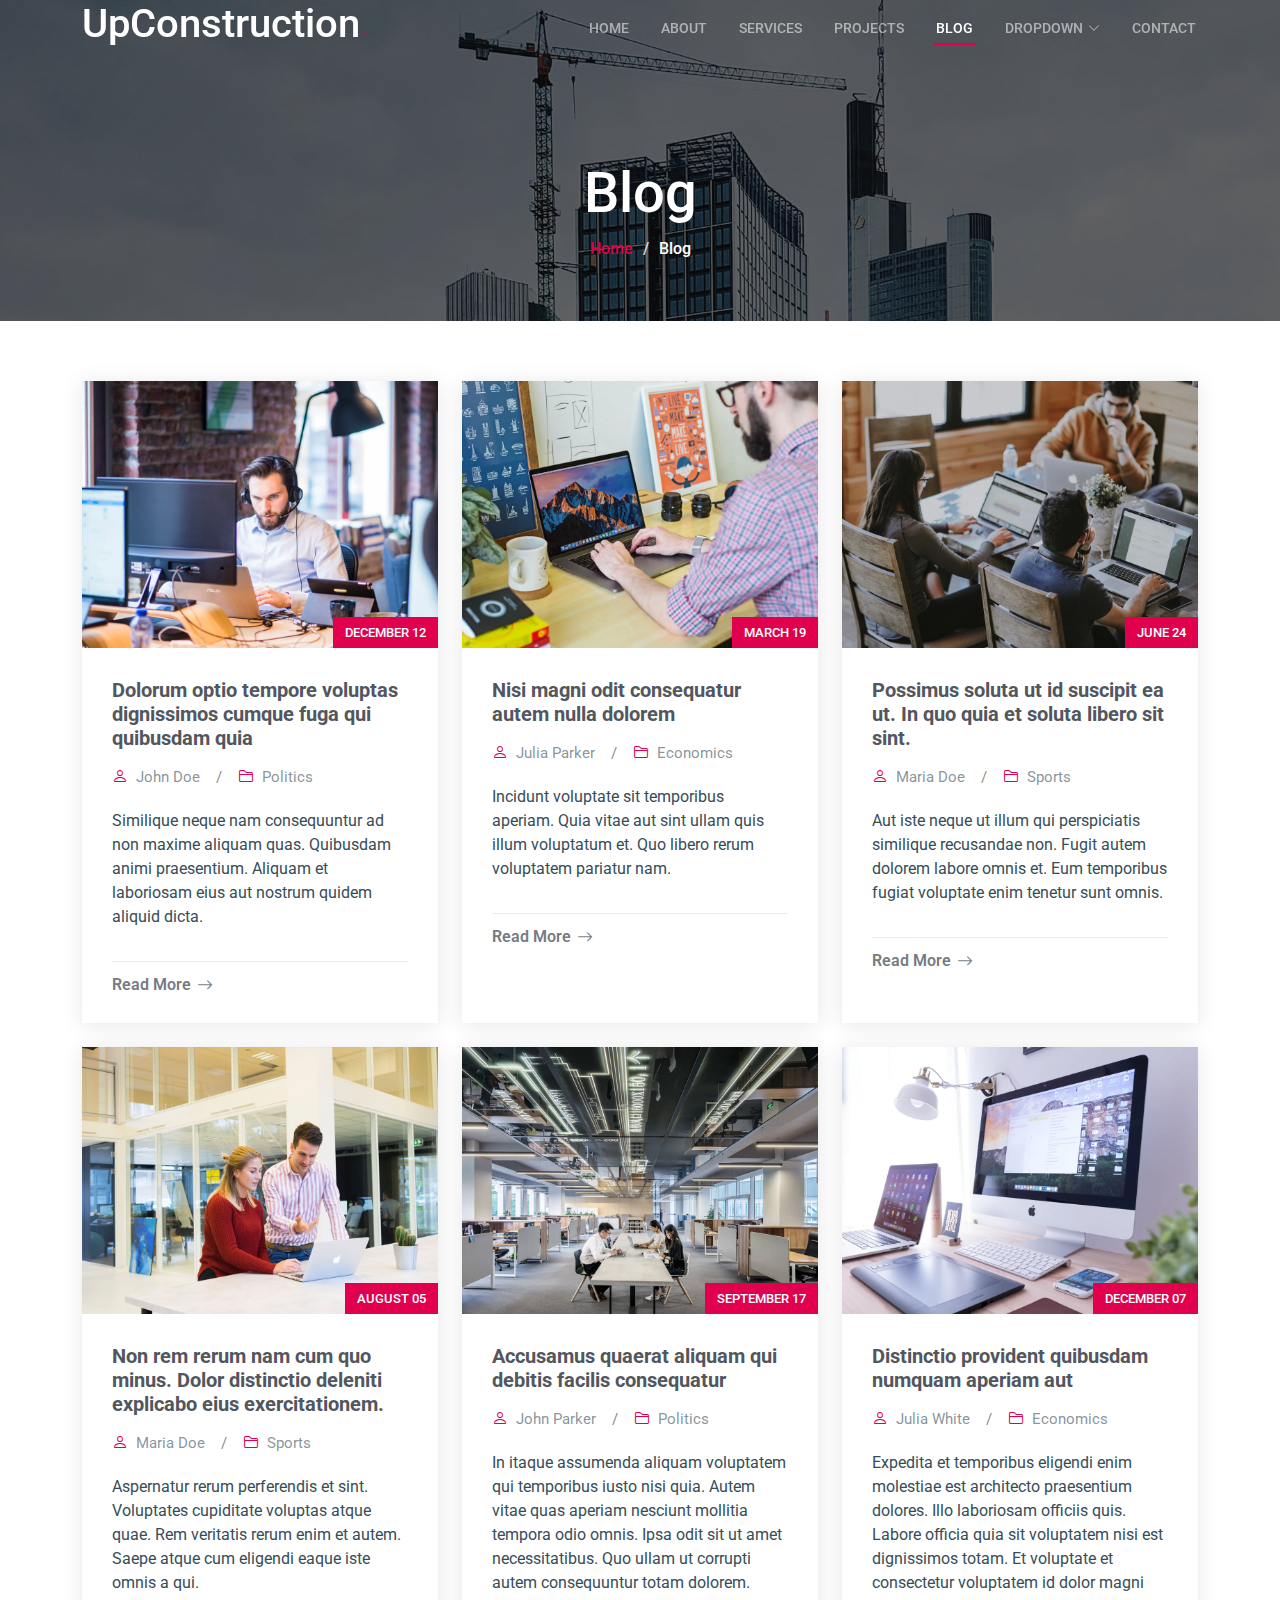
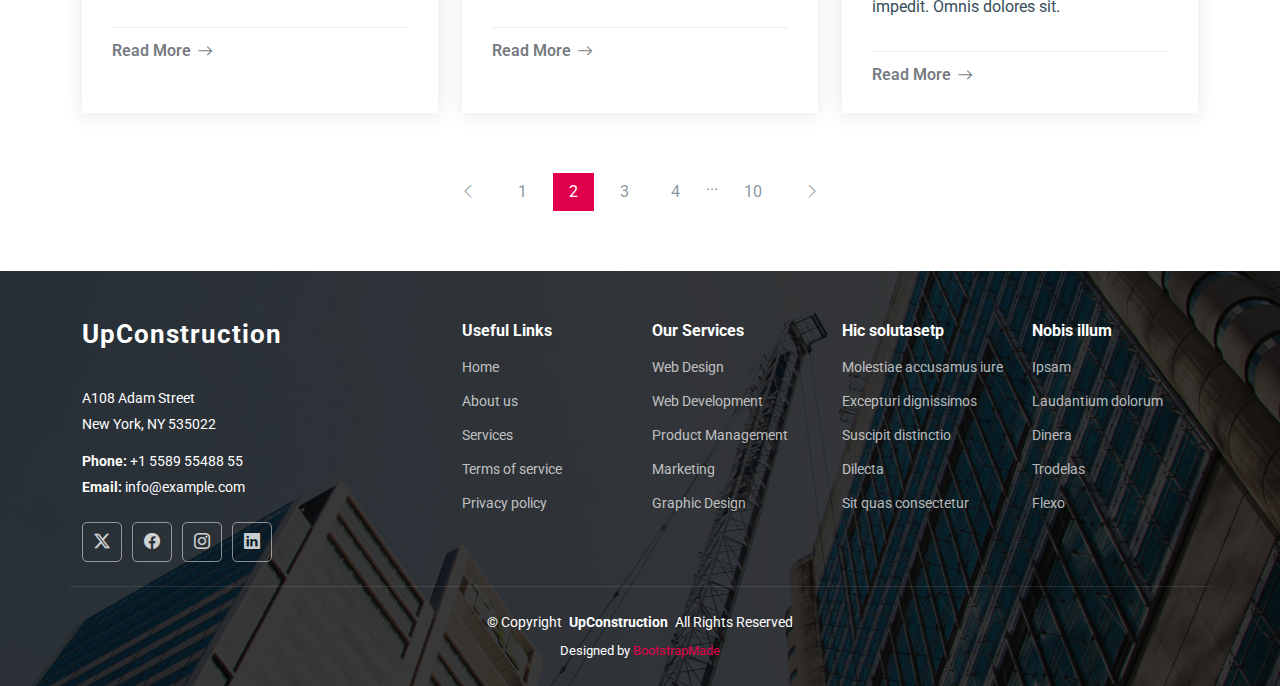
<file: blog.html>
<!DOCTYPE html>
<html lang="en">

<head>
  <meta charset="utf-8">
  <meta content="width=device-width, initial-scale=1.0" name="viewport">
  <title>Blog - UpConstruction Bootstrap Template</title>
  <meta name="description" content="">
  <meta name="keywords" content="">

  <!-- Favicons -->
  <link href="assets/img/favicon.png" rel="icon">
  <link href="assets/img/apple-touch-icon.png" rel="apple-touch-icon">

  <!-- Fonts -->
  <link href="https://fonts.googleapis.com" rel="preconnect">
  <link href="https://fonts.gstatic.com" rel="preconnect" crossorigin>
  <link href="https://fonts.googleapis.com/css2?family=Roboto:ital,wght@0,100;0,300;0,400;0,500;0,700;0,900;1,100;1,300;1,400;1,500;1,700;1,900&family=Open+Sans:ital,wght@0,300;0,400;0,500;0,600;0,700;0,800;1,300;1,400;1,500;1,600;1,700;1,800&family=Poppins:ital,wght@0,100;0,200;0,300;0,400;0,500;0,600;0,700;0,800;0,900;1,100;1,200;1,300;1,400;1,500;1,600;1,700;1,800;1,900&display=swap" rel="stylesheet">

  <!-- Vendor CSS Files -->
  <link href="assets/vendor/bootstrap/css/bootstrap.min.css" rel="stylesheet">
  <link href="assets/vendor/bootstrap-icons/bootstrap-icons.css" rel="stylesheet">
  <link href="assets/vendor/aos/aos.css" rel="stylesheet">
  <link href="assets/vendor/fontawesome-free/css/all.min.css" rel="stylesheet">
  <link href="assets/vendor/glightbox/css/glightbox.min.css" rel="stylesheet">
  <link href="assets/vendor/swiper/swiper-bundle.min.css" rel="stylesheet">

  <!-- Main CSS File -->
  <link href="assets/css/main.css" rel="stylesheet">

  <!-- =======================================================
  * Template Name: UpConstruction
  * Template URL: https://bootstrapmade.com/upconstruction-bootstrap-construction-website-template/
  * Updated: Aug 07 2024 with Bootstrap v5.3.3
  * Author: BootstrapMade.com
  * License: https://bootstrapmade.com/license/
  ======================================================== -->
</head>

<body class="blog-page">

  <header id="header" class="header d-flex align-items-center fixed-top">
    <div class="container-fluid container-xl position-relative d-flex align-items-center justify-content-between">

      <a href="index.html" class="logo d-flex align-items-center">
        <!-- Uncomment the line below if you also wish to use an image logo -->
        <!-- <img src="assets/img/logo.png" alt=""> -->
        <h1 class="sitename">UpConstruction</h1> <span>.</span>
      </a>

      <nav id="navmenu" class="navmenu">
        <ul>
          <li><a href="index.html">Home</a></li>
          <li><a href="about.html">About</a></li>
          <li><a href="services.html">Services</a></li>
          <li><a href="projects.html">Projects</a></li>
          <li><a href="blog.html" class="active">Blog</a></li>
          <li class="dropdown"><a href="#"><span>Dropdown</span> <i class="bi bi-chevron-down toggle-dropdown"></i></a>
            <ul>
              <li><a href="#">Dropdown 1</a></li>
              <li class="dropdown"><a href="#"><span>Deep Dropdown</span> <i class="bi bi-chevron-down toggle-dropdown"></i></a>
                <ul>
                  <li><a href="#">Deep Dropdown 1</a></li>
                  <li><a href="#">Deep Dropdown 2</a></li>
                  <li><a href="#">Deep Dropdown 3</a></li>
                  <li><a href="#">Deep Dropdown 4</a></li>
                  <li><a href="#">Deep Dropdown 5</a></li>
                </ul>
              </li>
              <li><a href="#">Dropdown 2</a></li>
              <li><a href="#">Dropdown 3</a></li>
              <li><a href="#">Dropdown 4</a></li>
            </ul>
          </li>
          <li><a href="contact.html">Contact</a></li>
        </ul>
        <i class="mobile-nav-toggle d-xl-none bi bi-list"></i>
      </nav>

    </div>
  </header>

  <main class="main">

    <!-- Page Title -->
    <div class="page-title dark-background" style="background-image: url(assets/img/page-title-bg.jpg);">
      <div class="container position-relative">
        <h1>Blog</h1>
        <nav class="breadcrumbs">
          <ol>
            <li><a href="index.html">Home</a></li>
            <li class="current">Blog</li>
          </ol>
        </nav>
      </div>
    </div><!-- End Page Title -->

    <!-- Blog Posts Section -->
    <section id="blog-posts" class="blog-posts section">

      <div class="container">
        <div class="row gy-4">

          <div class="col-lg-4">
            <article class="position-relative h-100">

              <div class="post-img position-relative overflow-hidden">
                <img src="assets/img/blog/blog-1.jpg" class="img-fluid" alt="">
                <span class="post-date">December 12</span>
              </div>

              <div class="post-content d-flex flex-column">

                <h3 class="post-title">Dolorum optio tempore voluptas dignissimos cumque fuga qui quibusdam quia</h3>

                <div class="meta d-flex align-items-center">
                  <div class="d-flex align-items-center">
                    <i class="bi bi-person"></i> <span class="ps-2">John Doe</span>
                  </div>
                  <span class="px-3 text-black-50">/</span>
                  <div class="d-flex align-items-center">
                    <i class="bi bi-folder2"></i> <span class="ps-2">Politics</span>
                  </div>
                </div>

                <p>
                  Similique neque nam consequuntur ad non maxime aliquam quas. Quibusdam animi praesentium. Aliquam et laboriosam eius aut nostrum quidem aliquid dicta.
                </p>

                <hr>

                <a href="blog-details.html" class="readmore stretched-link"><span>Read More</span><i class="bi bi-arrow-right"></i></a>

              </div>

            </article>
          </div><!-- End post list item -->

          <div class="col-lg-4">
            <article class="position-relative h-100">

              <div class="post-img position-relative overflow-hidden">
                <img src="assets/img/blog/blog-2.jpg" class="img-fluid" alt="">
                <span class="post-date">March 19</span>
              </div>

              <div class="post-content d-flex flex-column">

                <h3 class="post-title">Nisi magni odit consequatur autem nulla dolorem</h3>

                <div class="meta d-flex align-items-center">
                  <div class="d-flex align-items-center">
                    <i class="bi bi-person"></i> <span class="ps-2">Julia Parker</span>
                  </div>
                  <span class="px-3 text-black-50">/</span>
                  <div class="d-flex align-items-center">
                    <i class="bi bi-folder2"></i> <span class="ps-2">Economics</span>
                  </div>
                </div>

                <p>
                  Incidunt voluptate sit temporibus aperiam. Quia vitae aut sint ullam quis illum voluptatum et. Quo libero rerum voluptatem pariatur nam.
                </p>

                <hr>

                <a href="blog-details.html" class="readmore stretched-link"><span>Read More</span><i class="bi bi-arrow-right"></i></a>

              </div>

            </article>
          </div><!-- End post list item -->

          <div class="col-lg-4">
            <article class="position-relative h-100">

              <div class="post-img position-relative overflow-hidden">
                <img src="assets/img/blog/blog-3.jpg" class="img-fluid" alt="">
                <span class="post-date">June 24</span>
              </div>

              <div class="post-content d-flex flex-column">

                <h3 class="post-title">Possimus soluta ut id suscipit ea ut. In quo quia et soluta libero sit sint.</h3>

                <div class="meta d-flex align-items-center">
                  <div class="d-flex align-items-center">
                    <i class="bi bi-person"></i> <span class="ps-2">Maria Doe</span>
                  </div>
                  <span class="px-3 text-black-50">/</span>
                  <div class="d-flex align-items-center">
                    <i class="bi bi-folder2"></i> <span class="ps-2">Sports</span>
                  </div>
                </div>

                <p>
                  Aut iste neque ut illum qui perspiciatis similique recusandae non. Fugit autem dolorem labore omnis et. Eum temporibus fugiat voluptate enim tenetur sunt omnis.
                </p>

                <hr>

                <a href="blog-details.html" class="readmore stretched-link"><span>Read More</span><i class="bi bi-arrow-right"></i></a>

              </div>

            </article>
          </div><!-- End post list item -->

          <div class="col-lg-4">
            <article class="position-relative h-100">

              <div class="post-img position-relative overflow-hidden">
                <img src="assets/img/blog/blog-4.jpg" class="img-fluid" alt="">
                <span class="post-date">August 05</span>
              </div>

              <div class="post-content d-flex flex-column">

                <h3 class="post-title">Non rem rerum nam cum quo minus. Dolor distinctio deleniti explicabo eius exercitationem.</h3>

                <div class="meta d-flex align-items-center">
                  <div class="d-flex align-items-center">
                    <i class="bi bi-person"></i> <span class="ps-2">Maria Doe</span>
                  </div>
                  <span class="px-3 text-black-50">/</span>
                  <div class="d-flex align-items-center">
                    <i class="bi bi-folder2"></i> <span class="ps-2">Sports</span>
                  </div>
                </div>

                <p>
                  Aspernatur rerum perferendis et sint. Voluptates cupiditate voluptas atque quae. Rem veritatis rerum enim et autem. Saepe atque cum eligendi eaque iste omnis a qui.
                </p>

                <hr>

                <a href="blog-details.html" class="readmore stretched-link"><span>Read More</span><i class="bi bi-arrow-right"></i></a>

              </div>

            </article>
          </div><!-- End post list item -->

          <div class="col-lg-4">
            <article class="position-relative h-100">

              <div class="post-img position-relative overflow-hidden">
                <img src="assets/img/blog/blog-5.jpg" class="img-fluid" alt="">
                <span class="post-date">September 17</span>
              </div>

              <div class="post-content d-flex flex-column">

                <h3 class="post-title">Accusamus quaerat aliquam qui debitis facilis consequatur</h3>

                <div class="meta d-flex align-items-center">
                  <div class="d-flex align-items-center">
                    <i class="bi bi-person"></i> <span class="ps-2">John Parker</span>
                  </div>
                  <span class="px-3 text-black-50">/</span>
                  <div class="d-flex align-items-center">
                    <i class="bi bi-folder2"></i> <span class="ps-2">Politics</span>
                  </div>
                </div>

                <p>
                  In itaque assumenda aliquam voluptatem qui temporibus iusto nisi quia. Autem vitae quas aperiam nesciunt mollitia tempora odio omnis. Ipsa odit sit ut amet necessitatibus. Quo ullam ut corrupti autem consequuntur totam dolorem.
                </p>

                <hr>

                <a href="blog-details.html" class="readmore stretched-link"><span>Read More</span><i class="bi bi-arrow-right"></i></a>

              </div>

            </article>
          </div><!-- End post list item -->

          <div class="col-lg-4">
            <article class="position-relative h-100">

              <div class="post-img position-relative overflow-hidden">
                <img src="assets/img/blog/blog-6.jpg" class="img-fluid" alt="">
                <span class="post-date">December 07</span>
              </div>

              <div class="post-content d-flex flex-column">

                <h3 class="post-title">Distinctio provident quibusdam numquam aperiam aut</h3>

                <div class="meta d-flex align-items-center">
                  <div class="d-flex align-items-center">
                    <i class="bi bi-person"></i> <span class="ps-2">Julia White</span>
                  </div>
                  <span class="px-3 text-black-50">/</span>
                  <div class="d-flex align-items-center">
                    <i class="bi bi-folder2"></i> <span class="ps-2">Economics</span>
                  </div>
                </div>

                <p>
                  Expedita et temporibus eligendi enim molestiae est architecto praesentium dolores. Illo laboriosam officiis quis. Labore officia quia sit voluptatem nisi est dignissimos totam. Et voluptate et consectetur voluptatem id dolor magni impedit. Omnis dolores sit.
                </p>

                <hr>

                <a href="blog-details.html" class="readmore stretched-link"><span>Read More</span><i class="bi bi-arrow-right"></i></a>

              </div>

            </article>
          </div><!-- End post list item -->

        </div>
      </div>

    </section><!-- /Blog Posts Section -->

    <!-- Blog Pagination Section -->
    <section id="blog-pagination" class="blog-pagination section">

      <div class="container">
        <div class="d-flex justify-content-center">
          <ul>
            <li><a href="#"><i class="bi bi-chevron-left"></i></a></li>
            <li><a href="#">1</a></li>
            <li><a href="#" class="active">2</a></li>
            <li><a href="#">3</a></li>
            <li><a href="#">4</a></li>
            <li>...</li>
            <li><a href="#">10</a></li>
            <li><a href="#"><i class="bi bi-chevron-right"></i></a></li>
          </ul>
        </div>
      </div>

    </section><!-- /Blog Pagination Section -->

  </main>

  <footer id="footer" class="footer dark-background">

    <div class="container footer-top">
      <div class="row gy-4">
        <div class="col-lg-4 col-md-6 footer-about">
          <a href="index.html" class="logo d-flex align-items-center">
            <span class="sitename">UpConstruction</span>
          </a>
          <div class="footer-contact pt-3">
            <p>A108 Adam Street</p>
            <p>New York, NY 535022</p>
            <p class="mt-3"><strong>Phone:</strong> <span>+1 5589 55488 55</span></p>
            <p><strong>Email:</strong> <span>info@example.com</span></p>
          </div>
          <div class="social-links d-flex mt-4">
            <a href=""><i class="bi bi-twitter-x"></i></a>
            <a href=""><i class="bi bi-facebook"></i></a>
            <a href=""><i class="bi bi-instagram"></i></a>
            <a href=""><i class="bi bi-linkedin"></i></a>
          </div>
        </div>

        <div class="col-lg-2 col-md-3 footer-links">
          <h4>Useful Links</h4>
          <ul>
            <li><a href="#">Home</a></li>
            <li><a href="#">About us</a></li>
            <li><a href="#">Services</a></li>
            <li><a href="#">Terms of service</a></li>
            <li><a href="#">Privacy policy</a></li>
          </ul>
        </div>

        <div class="col-lg-2 col-md-3 footer-links">
          <h4>Our Services</h4>
          <ul>
            <li><a href="#">Web Design</a></li>
            <li><a href="#">Web Development</a></li>
            <li><a href="#">Product Management</a></li>
            <li><a href="#">Marketing</a></li>
            <li><a href="#">Graphic Design</a></li>
          </ul>
        </div>

        <div class="col-lg-2 col-md-3 footer-links">
          <h4>Hic solutasetp</h4>
          <ul>
            <li><a href="#">Molestiae accusamus iure</a></li>
            <li><a href="#">Excepturi dignissimos</a></li>
            <li><a href="#">Suscipit distinctio</a></li>
            <li><a href="#">Dilecta</a></li>
            <li><a href="#">Sit quas consectetur</a></li>
          </ul>
        </div>

        <div class="col-lg-2 col-md-3 footer-links">
          <h4>Nobis illum</h4>
          <ul>
            <li><a href="#">Ipsam</a></li>
            <li><a href="#">Laudantium dolorum</a></li>
            <li><a href="#">Dinera</a></li>
            <li><a href="#">Trodelas</a></li>
            <li><a href="#">Flexo</a></li>
          </ul>
        </div>

      </div>
    </div>

    <div class="container copyright text-center mt-4">
      <p>© <span>Copyright</span> <strong class="px-1 sitename">UpConstruction</strong> <span>All Rights Reserved</span></p>
      <div class="credits">
        <!-- All the links in the footer should remain intact. -->
        <!-- You can delete the links only if you've purchased the pro version. -->
        <!-- Licensing information: https://bootstrapmade.com/license/ -->
        <!-- Purchase the pro version with working PHP/AJAX contact form: [buy-url] -->
        Designed by <a href="https://bootstrapmade.com/">BootstrapMade</a>
      </div>
    </div>

  </footer>

  <!-- Scroll Top -->
  <a href="#" id="scroll-top" class="scroll-top d-flex align-items-center justify-content-center"><i class="bi bi-arrow-up-short"></i></a>

  <!-- Preloader -->
  <div id="preloader"></div>

  <!-- Vendor JS Files -->
  <script src="assets/vendor/bootstrap/js/bootstrap.bundle.min.js"></script>
  <script src="assets/vendor/php-email-form/validate.js"></script>
  <script src="assets/vendor/aos/aos.js"></script>
  <script src="assets/vendor/glightbox/js/glightbox.min.js"></script>
  <script src="assets/vendor/imagesloaded/imagesloaded.pkgd.min.js"></script>
  <script src="assets/vendor/isotope-layout/isotope.pkgd.min.js"></script>
  <script src="assets/vendor/swiper/swiper-bundle.min.js"></script>
  <script src="assets/vendor/purecounter/purecounter_vanilla.js"></script>

  <!-- Main JS File -->
  <script src="assets/js/main.js"></script>

</body>

</html>
</file>
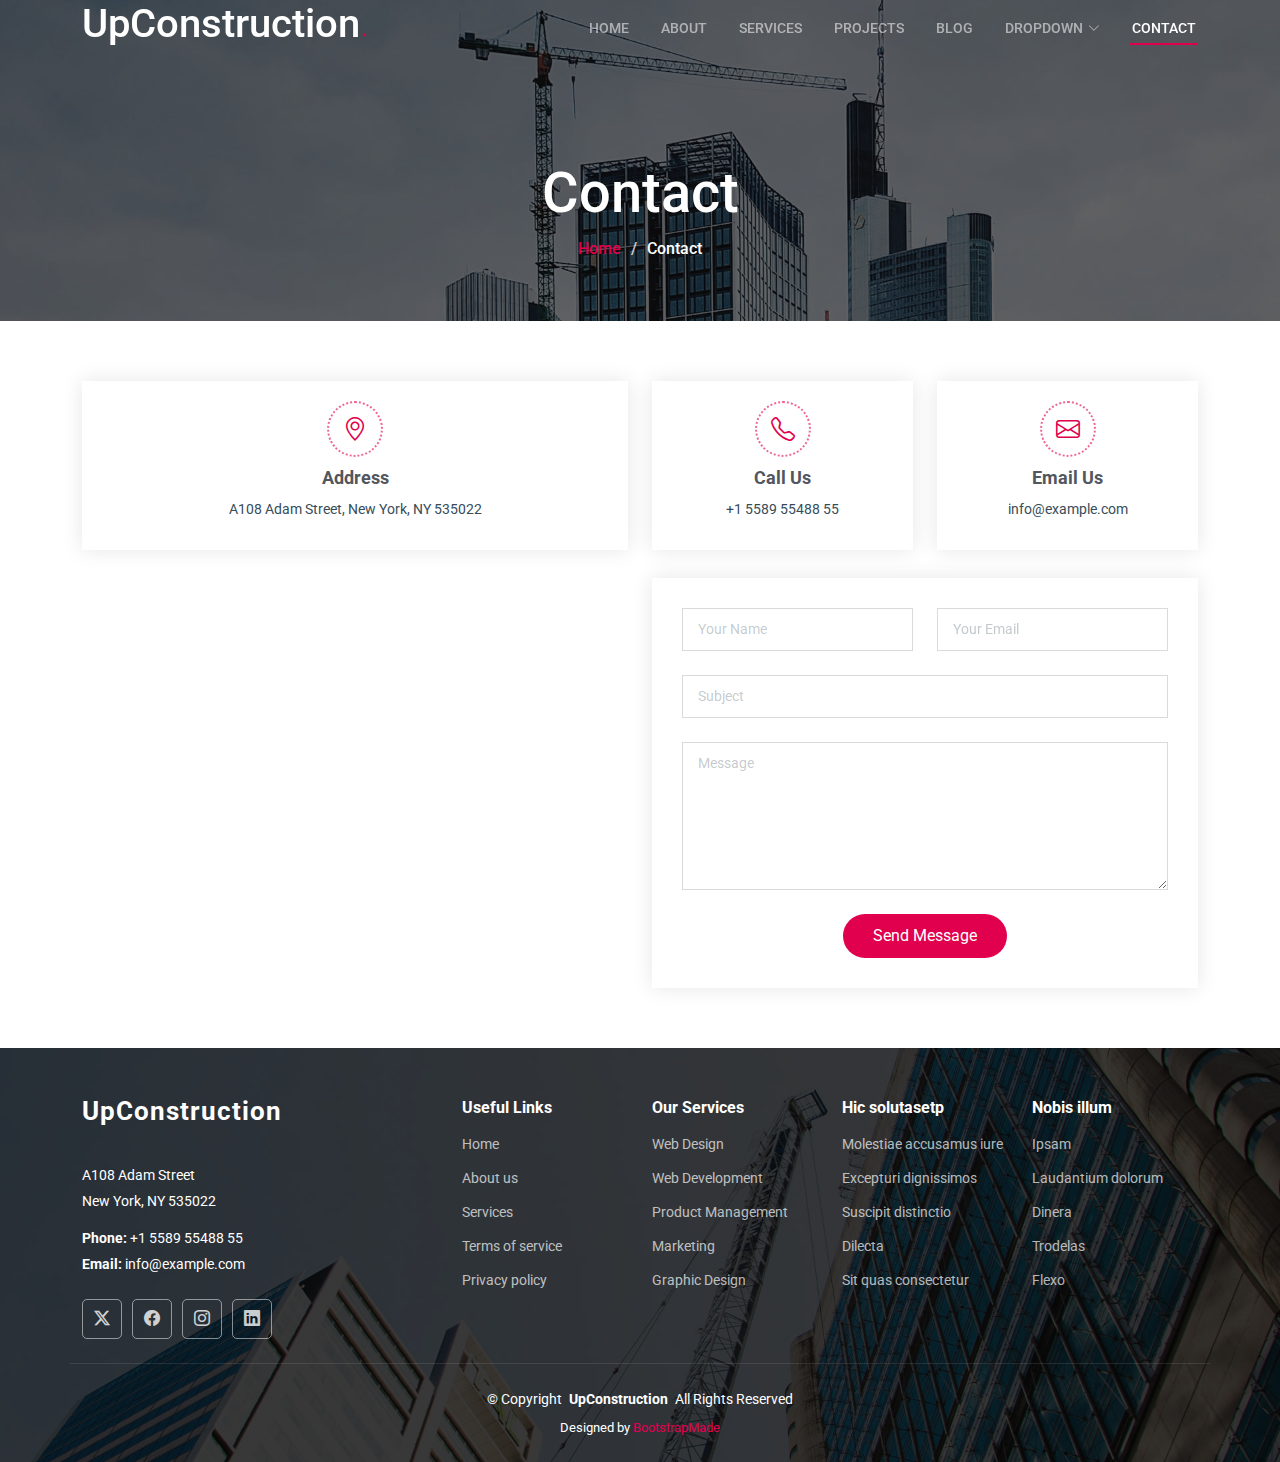
<file: contact.html>
<!DOCTYPE html>
<html lang="en">

<head>
  <meta charset="utf-8">
  <meta content="width=device-width, initial-scale=1.0" name="viewport">
  <title>Contact - UpConstruction Bootstrap Template</title>
  <meta name="description" content="">
  <meta name="keywords" content="">

  <!-- Favicons -->
  <link href="assets/img/favicon.png" rel="icon">
  <link href="assets/img/apple-touch-icon.png" rel="apple-touch-icon">

  <!-- Fonts -->
  <link href="https://fonts.googleapis.com" rel="preconnect">
  <link href="https://fonts.gstatic.com" rel="preconnect" crossorigin>
  <link href="https://fonts.googleapis.com/css2?family=Roboto:ital,wght@0,100;0,300;0,400;0,500;0,700;0,900;1,100;1,300;1,400;1,500;1,700;1,900&family=Open+Sans:ital,wght@0,300;0,400;0,500;0,600;0,700;0,800;1,300;1,400;1,500;1,600;1,700;1,800&family=Poppins:ital,wght@0,100;0,200;0,300;0,400;0,500;0,600;0,700;0,800;0,900;1,100;1,200;1,300;1,400;1,500;1,600;1,700;1,800;1,900&display=swap" rel="stylesheet">

  <!-- Vendor CSS Files -->
  <link href="assets/vendor/bootstrap/css/bootstrap.min.css" rel="stylesheet">
  <link href="assets/vendor/bootstrap-icons/bootstrap-icons.css" rel="stylesheet">
  <link href="assets/vendor/aos/aos.css" rel="stylesheet">
  <link href="assets/vendor/fontawesome-free/css/all.min.css" rel="stylesheet">
  <link href="assets/vendor/glightbox/css/glightbox.min.css" rel="stylesheet">
  <link href="assets/vendor/swiper/swiper-bundle.min.css" rel="stylesheet">

  <!-- Main CSS File -->
  <link href="assets/css/main.css" rel="stylesheet">

  <!-- =======================================================
  * Template Name: UpConstruction
  * Template URL: https://bootstrapmade.com/upconstruction-bootstrap-construction-website-template/
  * Updated: Aug 07 2024 with Bootstrap v5.3.3
  * Author: BootstrapMade.com
  * License: https://bootstrapmade.com/license/
  ======================================================== -->
</head>

<body class="contact-page">

  <header id="header" class="header d-flex align-items-center fixed-top">
    <div class="container-fluid container-xl position-relative d-flex align-items-center justify-content-between">

      <a href="index.html" class="logo d-flex align-items-center">
        <!-- Uncomment the line below if you also wish to use an image logo -->
        <!-- <img src="assets/img/logo.png" alt=""> -->
        <h1 class="sitename">UpConstruction</h1> <span>.</span>
      </a>

      <nav id="navmenu" class="navmenu">
        <ul>
          <li><a href="index.html">Home</a></li>
          <li><a href="about.html">About</a></li>
          <li><a href="services.html">Services</a></li>
          <li><a href="projects.html">Projects</a></li>
          <li><a href="blog.html">Blog</a></li>
          <li class="dropdown"><a href="#"><span>Dropdown</span> <i class="bi bi-chevron-down toggle-dropdown"></i></a>
            <ul>
              <li><a href="#">Dropdown 1</a></li>
              <li class="dropdown"><a href="#"><span>Deep Dropdown</span> <i class="bi bi-chevron-down toggle-dropdown"></i></a>
                <ul>
                  <li><a href="#">Deep Dropdown 1</a></li>
                  <li><a href="#">Deep Dropdown 2</a></li>
                  <li><a href="#">Deep Dropdown 3</a></li>
                  <li><a href="#">Deep Dropdown 4</a></li>
                  <li><a href="#">Deep Dropdown 5</a></li>
                </ul>
              </li>
              <li><a href="#">Dropdown 2</a></li>
              <li><a href="#">Dropdown 3</a></li>
              <li><a href="#">Dropdown 4</a></li>
            </ul>
          </li>
          <li><a href="contact.html" class="active">Contact</a></li>
        </ul>
        <i class="mobile-nav-toggle d-xl-none bi bi-list"></i>
      </nav>

    </div>
  </header>

  <main class="main">

    <!-- Page Title -->
    <div class="page-title dark-background" style="background-image: url(assets/img/page-title-bg.jpg);">
      <div class="container position-relative">
        <h1>Contact</h1>
        <nav class="breadcrumbs">
          <ol>
            <li><a href="index.html">Home</a></li>
            <li class="current">Contact</li>
          </ol>
        </nav>
      </div>
    </div><!-- End Page Title -->

    <!-- Contact Section -->
    <section id="contact" class="contact section">

      <div class="container" data-aos="fade-up" data-aos-delay="100">

        <div class="row gy-4">

          <div class="col-lg-6">
            <div class="info-item d-flex flex-column justify-content-center align-items-center" data-aos="fade-up" data-aos-delay="200">
              <i class="bi bi-geo-alt"></i>
              <h3>Address</h3>
              <p>A108 Adam Street, New York, NY 535022</p>
            </div>
          </div><!-- End Info Item -->

          <div class="col-lg-3 col-md-6">
            <div class="info-item d-flex flex-column justify-content-center align-items-center" data-aos="fade-up" data-aos-delay="300">
              <i class="bi bi-telephone"></i>
              <h3>Call Us</h3>
              <p>+1 5589 55488 55</p>
            </div>
          </div><!-- End Info Item -->

          <div class="col-lg-3 col-md-6">
            <div class="info-item d-flex flex-column justify-content-center align-items-center" data-aos="fade-up" data-aos-delay="400">
              <i class="bi bi-envelope"></i>
              <h3>Email Us</h3>
              <p>info@example.com</p>
            </div>
          </div><!-- End Info Item -->

        </div>

        <div class="row gy-4 mt-1">
          <div class="col-lg-6" data-aos="fade-up" data-aos-delay="300">
            <iframe src="https://www.google.com/maps/embed?pb=!1m14!1m8!1m3!1d48389.78314118045!2d-74.006138!3d40.710059!3m2!1i1024!2i768!4f13.1!3m3!1m2!1s0x89c25a22a3bda30d%3A0xb89d1fe6bc499443!2sDowntown%20Conference%20Center!5e0!3m2!1sen!2sus!4v1676961268712!5m2!1sen!2sus" frameborder="0" style="border:0; width: 100%; height: 400px;" allowfullscreen="" loading="lazy" referrerpolicy="no-referrer-when-downgrade"></iframe>
          </div><!-- End Google Maps -->

          <div class="col-lg-6">
            <form action="forms/contact.php" method="post" class="php-email-form" data-aos="fade-up" data-aos-delay="400">
              <div class="row gy-4">

                <div class="col-md-6">
                  <input type="text" name="name" class="form-control" placeholder="Your Name" required="">
                </div>

                <div class="col-md-6 ">
                  <input type="email" class="form-control" name="email" placeholder="Your Email" required="">
                </div>

                <div class="col-md-12">
                  <input type="text" class="form-control" name="subject" placeholder="Subject" required="">
                </div>

                <div class="col-md-12">
                  <textarea class="form-control" name="message" rows="6" placeholder="Message" required=""></textarea>
                </div>

                <div class="col-md-12 text-center">
                  <div class="loading">Loading</div>
                  <div class="error-message"></div>
                  <div class="sent-message">Your message has been sent. Thank you!</div>

                  <button type="submit">Send Message</button>
                </div>

              </div>
            </form>
          </div><!-- End Contact Form -->

        </div>

      </div>

    </section><!-- /Contact Section -->

  </main>

  <footer id="footer" class="footer dark-background">

    <div class="container footer-top">
      <div class="row gy-4">
        <div class="col-lg-4 col-md-6 footer-about">
          <a href="index.html" class="logo d-flex align-items-center">
            <span class="sitename">UpConstruction</span>
          </a>
          <div class="footer-contact pt-3">
            <p>A108 Adam Street</p>
            <p>New York, NY 535022</p>
            <p class="mt-3"><strong>Phone:</strong> <span>+1 5589 55488 55</span></p>
            <p><strong>Email:</strong> <span>info@example.com</span></p>
          </div>
          <div class="social-links d-flex mt-4">
            <a href=""><i class="bi bi-twitter-x"></i></a>
            <a href=""><i class="bi bi-facebook"></i></a>
            <a href=""><i class="bi bi-instagram"></i></a>
            <a href=""><i class="bi bi-linkedin"></i></a>
          </div>
        </div>

        <div class="col-lg-2 col-md-3 footer-links">
          <h4>Useful Links</h4>
          <ul>
            <li><a href="#">Home</a></li>
            <li><a href="#">About us</a></li>
            <li><a href="#">Services</a></li>
            <li><a href="#">Terms of service</a></li>
            <li><a href="#">Privacy policy</a></li>
          </ul>
        </div>

        <div class="col-lg-2 col-md-3 footer-links">
          <h4>Our Services</h4>
          <ul>
            <li><a href="#">Web Design</a></li>
            <li><a href="#">Web Development</a></li>
            <li><a href="#">Product Management</a></li>
            <li><a href="#">Marketing</a></li>
            <li><a href="#">Graphic Design</a></li>
          </ul>
        </div>

        <div class="col-lg-2 col-md-3 footer-links">
          <h4>Hic solutasetp</h4>
          <ul>
            <li><a href="#">Molestiae accusamus iure</a></li>
            <li><a href="#">Excepturi dignissimos</a></li>
            <li><a href="#">Suscipit distinctio</a></li>
            <li><a href="#">Dilecta</a></li>
            <li><a href="#">Sit quas consectetur</a></li>
          </ul>
        </div>

        <div class="col-lg-2 col-md-3 footer-links">
          <h4>Nobis illum</h4>
          <ul>
            <li><a href="#">Ipsam</a></li>
            <li><a href="#">Laudantium dolorum</a></li>
            <li><a href="#">Dinera</a></li>
            <li><a href="#">Trodelas</a></li>
            <li><a href="#">Flexo</a></li>
          </ul>
        </div>

      </div>
    </div>

    <div class="container copyright text-center mt-4">
      <p>© <span>Copyright</span> <strong class="px-1 sitename">UpConstruction</strong> <span>All Rights Reserved</span></p>
      <div class="credits">
        <!-- All the links in the footer should remain intact. -->
        <!-- You can delete the links only if you've purchased the pro version. -->
        <!-- Licensing information: https://bootstrapmade.com/license/ -->
        <!-- Purchase the pro version with working PHP/AJAX contact form: [buy-url] -->
        Designed by <a href="https://bootstrapmade.com/">BootstrapMade</a>
      </div>
    </div>

  </footer>

  <!-- Scroll Top -->
  <a href="#" id="scroll-top" class="scroll-top d-flex align-items-center justify-content-center"><i class="bi bi-arrow-up-short"></i></a>

  <!-- Preloader -->
  <div id="preloader"></div>

  <!-- Vendor JS Files -->
  <script src="assets/vendor/bootstrap/js/bootstrap.bundle.min.js"></script>
  <script src="assets/vendor/php-email-form/validate.js"></script>
  <script src="assets/vendor/aos/aos.js"></script>
  <script src="assets/vendor/glightbox/js/glightbox.min.js"></script>
  <script src="assets/vendor/imagesloaded/imagesloaded.pkgd.min.js"></script>
  <script src="assets/vendor/isotope-layout/isotope.pkgd.min.js"></script>
  <script src="assets/vendor/swiper/swiper-bundle.min.js"></script>
  <script src="assets/vendor/purecounter/purecounter_vanilla.js"></script>

  <!-- Main JS File -->
  <script src="assets/js/main.js"></script>

</body>

</html>
</file>
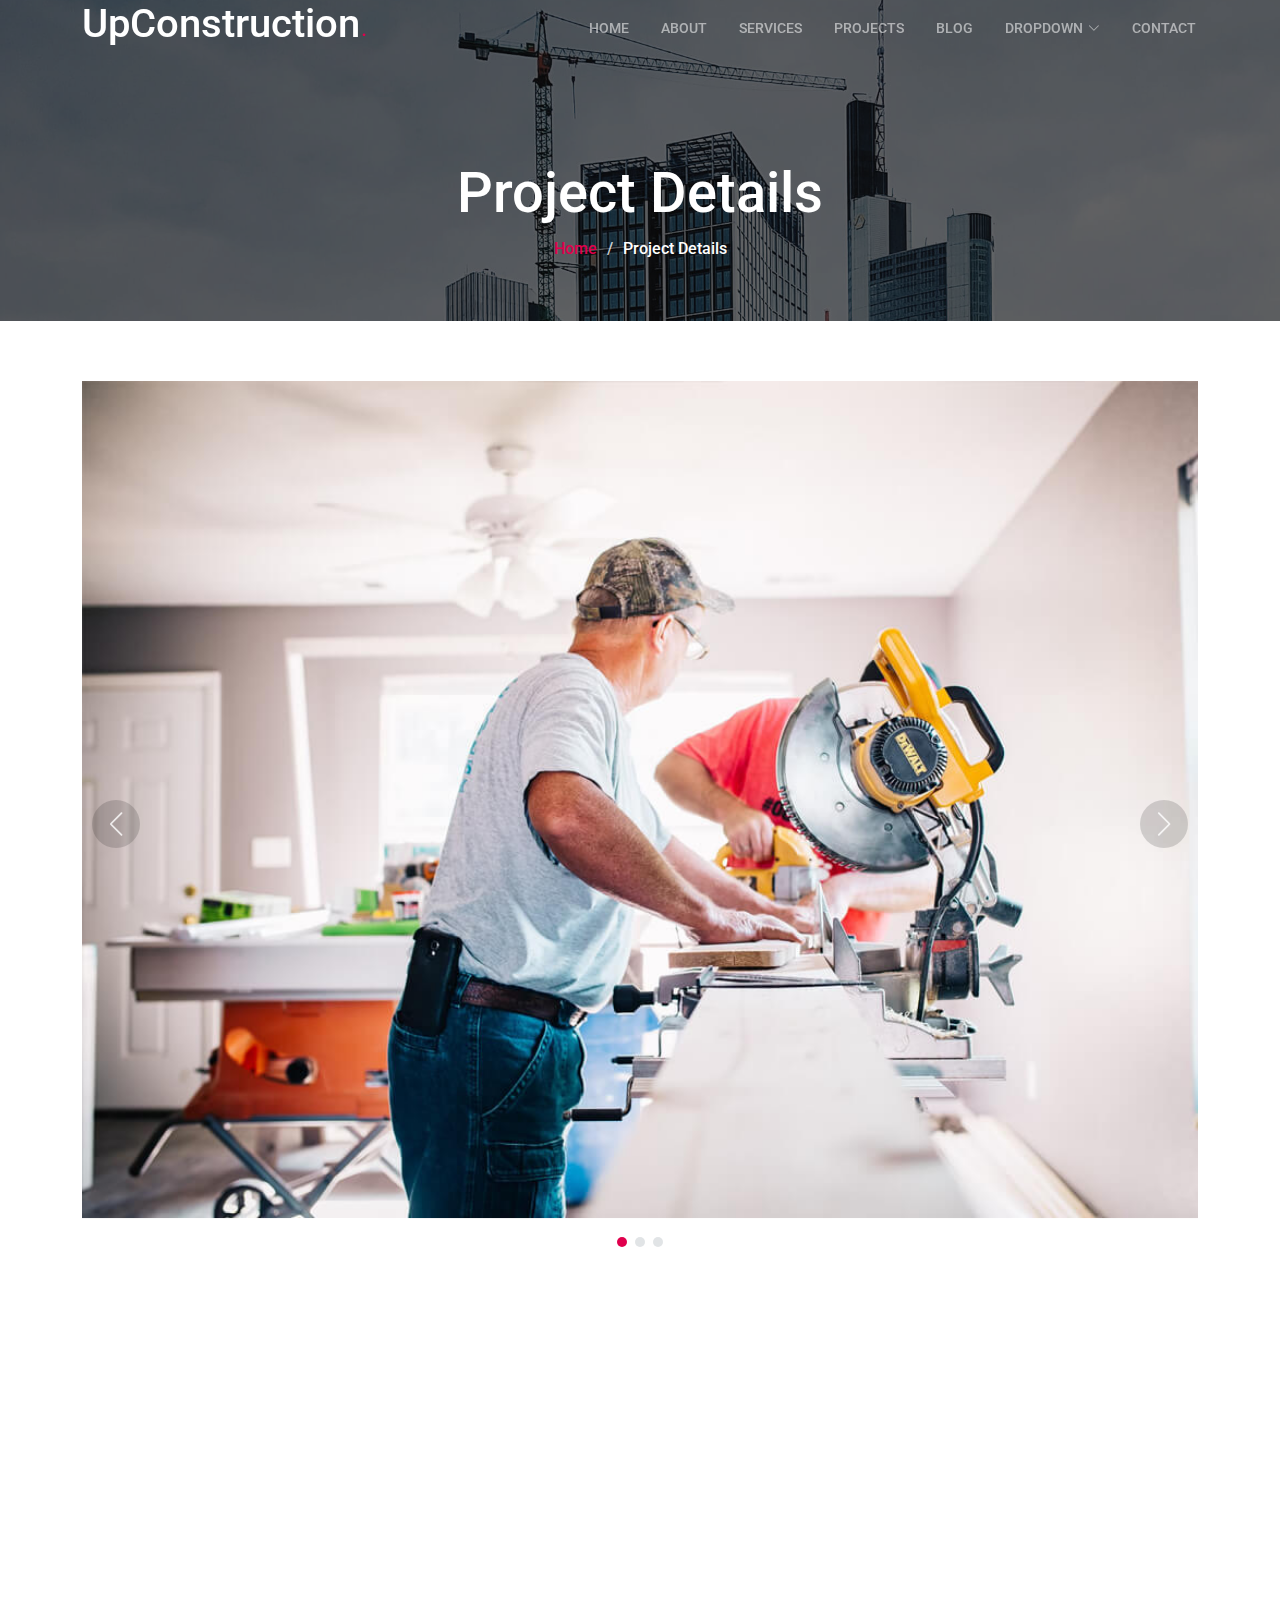
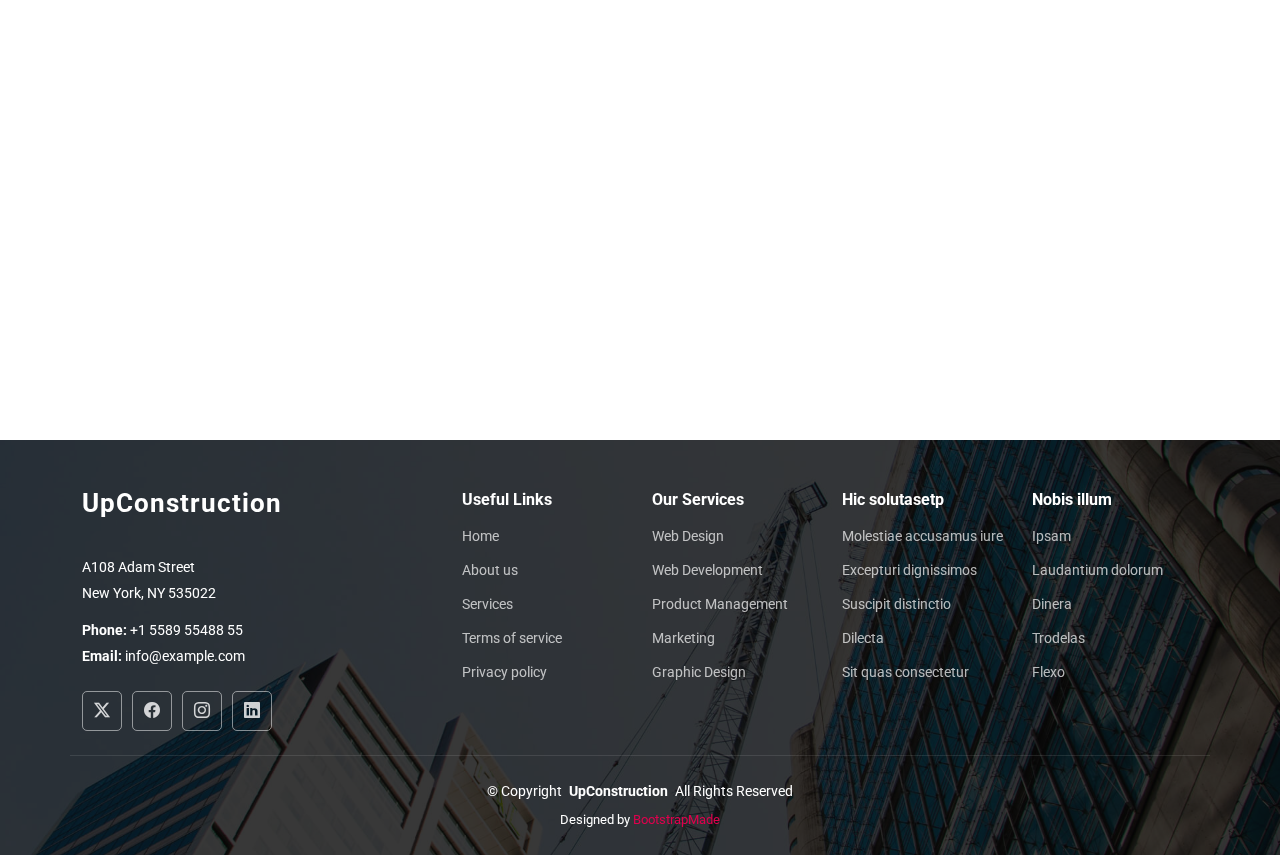
<file: project-details.html>
<!DOCTYPE html>
<html lang="en">

<head>
  <meta charset="utf-8">
  <meta content="width=device-width, initial-scale=1.0" name="viewport">
  <title>Project Details - UpConstruction Bootstrap Template</title>
  <meta name="description" content="">
  <meta name="keywords" content="">

  <!-- Favicons -->
  <link href="assets/img/favicon.png" rel="icon">
  <link href="assets/img/apple-touch-icon.png" rel="apple-touch-icon">

  <!-- Fonts -->
  <link href="https://fonts.googleapis.com" rel="preconnect">
  <link href="https://fonts.gstatic.com" rel="preconnect" crossorigin>
  <link href="https://fonts.googleapis.com/css2?family=Roboto:ital,wght@0,100;0,300;0,400;0,500;0,700;0,900;1,100;1,300;1,400;1,500;1,700;1,900&family=Open+Sans:ital,wght@0,300;0,400;0,500;0,600;0,700;0,800;1,300;1,400;1,500;1,600;1,700;1,800&family=Poppins:ital,wght@0,100;0,200;0,300;0,400;0,500;0,600;0,700;0,800;0,900;1,100;1,200;1,300;1,400;1,500;1,600;1,700;1,800;1,900&display=swap" rel="stylesheet">

  <!-- Vendor CSS Files -->
  <link href="assets/vendor/bootstrap/css/bootstrap.min.css" rel="stylesheet">
  <link href="assets/vendor/bootstrap-icons/bootstrap-icons.css" rel="stylesheet">
  <link href="assets/vendor/aos/aos.css" rel="stylesheet">
  <link href="assets/vendor/fontawesome-free/css/all.min.css" rel="stylesheet">
  <link href="assets/vendor/glightbox/css/glightbox.min.css" rel="stylesheet">
  <link href="assets/vendor/swiper/swiper-bundle.min.css" rel="stylesheet">

  <!-- Main CSS File -->
  <link href="assets/css/main.css" rel="stylesheet">

  <!-- =======================================================
  * Template Name: UpConstruction
  * Template URL: https://bootstrapmade.com/upconstruction-bootstrap-construction-website-template/
  * Updated: Aug 07 2024 with Bootstrap v5.3.3
  * Author: BootstrapMade.com
  * License: https://bootstrapmade.com/license/
  ======================================================== -->
</head>

<body class="project-details-page">

  <header id="header" class="header d-flex align-items-center fixed-top">
    <div class="container-fluid container-xl position-relative d-flex align-items-center justify-content-between">

      <a href="index.html" class="logo d-flex align-items-center">
        <!-- Uncomment the line below if you also wish to use an image logo -->
        <!-- <img src="assets/img/logo.png" alt=""> -->
        <h1 class="sitename">UpConstruction</h1> <span>.</span>
      </a>

      <nav id="navmenu" class="navmenu">
        <ul>
          <li><a href="index.html">Home</a></li>
          <li><a href="about.html">About</a></li>
          <li><a href="services.html">Services</a></li>
          <li><a href="projects.html">Projects</a></li>
          <li><a href="blog.html">Blog</a></li>
          <li class="dropdown"><a href="#"><span>Dropdown</span> <i class="bi bi-chevron-down toggle-dropdown"></i></a>
            <ul>
              <li><a href="#">Dropdown 1</a></li>
              <li class="dropdown"><a href="#"><span>Deep Dropdown</span> <i class="bi bi-chevron-down toggle-dropdown"></i></a>
                <ul>
                  <li><a href="#">Deep Dropdown 1</a></li>
                  <li><a href="#">Deep Dropdown 2</a></li>
                  <li><a href="#">Deep Dropdown 3</a></li>
                  <li><a href="#">Deep Dropdown 4</a></li>
                  <li><a href="#">Deep Dropdown 5</a></li>
                </ul>
              </li>
              <li><a href="#">Dropdown 2</a></li>
              <li><a href="#">Dropdown 3</a></li>
              <li><a href="#">Dropdown 4</a></li>
            </ul>
          </li>
          <li><a href="contact.html">Contact</a></li>
        </ul>
        <i class="mobile-nav-toggle d-xl-none bi bi-list"></i>
      </nav>

    </div>
  </header>

  <main class="main">

    <!-- Page Title -->
    <div class="page-title dark-background" style="background-image: url(assets/img/page-title-bg.jpg);">
      <div class="container position-relative">
        <h1>Project Details</h1>
        <nav class="breadcrumbs">
          <ol>
            <li><a href="index.html">Home</a></li>
            <li class="current">Project Details</li>
          </ol>
        </nav>
      </div>
    </div><!-- End Page Title -->

    <!-- Project Details Section -->
    <section id="project-details" class="project-details section">

      <div class="container" data-aos="fade-up">

        <div class="portfolio-details-slider swiper init-swiper">
          <script type="application/json" class="swiper-config">
            {
              "loop": true,
              "speed": 600,
              "autoplay": {
                "delay": 5000
              },
              "slidesPerView": "auto",
              "navigation": {
                "nextEl": ".swiper-button-next",
                "prevEl": ".swiper-button-prev"
              },
              "pagination": {
                "el": ".swiper-pagination",
                "type": "bullets",
                "clickable": true
              }
            }
          </script>
          <div class="swiper-wrapper align-items-center">

            <div class="swiper-slide">
              <img src="assets/img/projects/remodeling-1.jpg" alt="">
            </div>

            <div class="swiper-slide">
              <img src="assets/img/projects/remodeling-2.jpg" alt="">
            </div>

            <div class="swiper-slide">
              <img src="assets/img/projects/remodeling-3.jpg" alt="">
            </div>

          </div>
          <div class="swiper-button-prev"></div>
          <div class="swiper-button-next"></div>
          <div class="swiper-pagination"></div>
        </div>

        <div class="row justify-content-between gy-4 mt-4">

          <div class="col-lg-8" data-aos="fade-up">
            <div class="portfolio-description">
              <h2>This is an example of portfolio details</h2>
              <p>
                Autem ipsum nam porro corporis rerum. Quis eos dolorem eos itaque inventore commodi labore quia quia. Exercitationem repudiandae officiis neque suscipit non officia eaque itaque enim. Voluptatem officia accusantium nesciunt est omnis tempora consectetur dignissimos. Sequi nulla at esse enim cum deserunt eius.
              </p>
              <p>
                Amet consequatur qui dolore veniam voluptatem voluptatem sit. Non aspernatur atque natus ut cum nam et. Praesentium error dolores rerum minus sequi quia veritatis eum. Eos et doloribus doloremque nesciunt molestiae laboriosam.
              </p>

              <div class="testimonial-item">
                <p>
                  <i class="bi bi-quote quote-icon-left"></i>
                  <span>Export tempor illum tamen malis malis eram quae irure esse labore quem cillum quid cillum eram malis quorum velit fore eram velit sunt aliqua noster fugiat irure amet legam anim culpa.</span>
                  <i class="bi bi-quote quote-icon-right"></i>
                </p>
                <div>
                  <img src="assets/img/testimonials/testimonials-2.jpg" class="testimonial-img" alt="">
                  <h3>Sara Wilsson</h3>
                  <h4>Designer</h4>
                </div>
              </div>

              <p>
                Impedit ipsum quae et aliquid doloribus et voluptatem quasi. Perspiciatis occaecati earum et magnam animi. Quibusdam non qui ea vitae suscipit vitae sunt. Repudiandae incidunt cumque minus deserunt assumenda tempore. Delectus voluptas necessitatibus est.
              </p>

              <p>
                Sunt voluptatum sapiente facilis quo odio aut ipsum repellat debitis. Molestiae et autem libero. Explicabo et quod necessitatibus similique quis dolor eum. Numquam eaque praesentium rem et qui nesciunt.
              </p>

            </div>
          </div>

          <div class="col-lg-3" data-aos="fade-up" data-aos-delay="100">
            <div class="portfolio-info">
              <h3>Project information</h3>
              <ul>
                <li><strong>Category</strong> Web design</li>
                <li><strong>Client</strong> ASU Company</li>
                <li><strong>Project date</strong> 01 March, 2020</li>
                <li><strong>Project URL</strong> <a href="#">www.example.com</a></li>
                <li><a href="#" class="btn-visit align-self-start">Visit Website</a></li>
              </ul>
            </div>
          </div>

        </div>

      </div>

    </section><!-- /Project Details Section -->

  </main>

  <footer id="footer" class="footer dark-background">

    <div class="container footer-top">
      <div class="row gy-4">
        <div class="col-lg-4 col-md-6 footer-about">
          <a href="index.html" class="logo d-flex align-items-center">
            <span class="sitename">UpConstruction</span>
          </a>
          <div class="footer-contact pt-3">
            <p>A108 Adam Street</p>
            <p>New York, NY 535022</p>
            <p class="mt-3"><strong>Phone:</strong> <span>+1 5589 55488 55</span></p>
            <p><strong>Email:</strong> <span>info@example.com</span></p>
          </div>
          <div class="social-links d-flex mt-4">
            <a href=""><i class="bi bi-twitter-x"></i></a>
            <a href=""><i class="bi bi-facebook"></i></a>
            <a href=""><i class="bi bi-instagram"></i></a>
            <a href=""><i class="bi bi-linkedin"></i></a>
          </div>
        </div>

        <div class="col-lg-2 col-md-3 footer-links">
          <h4>Useful Links</h4>
          <ul>
            <li><a href="#">Home</a></li>
            <li><a href="#">About us</a></li>
            <li><a href="#">Services</a></li>
            <li><a href="#">Terms of service</a></li>
            <li><a href="#">Privacy policy</a></li>
          </ul>
        </div>

        <div class="col-lg-2 col-md-3 footer-links">
          <h4>Our Services</h4>
          <ul>
            <li><a href="#">Web Design</a></li>
            <li><a href="#">Web Development</a></li>
            <li><a href="#">Product Management</a></li>
            <li><a href="#">Marketing</a></li>
            <li><a href="#">Graphic Design</a></li>
          </ul>
        </div>

        <div class="col-lg-2 col-md-3 footer-links">
          <h4>Hic solutasetp</h4>
          <ul>
            <li><a href="#">Molestiae accusamus iure</a></li>
            <li><a href="#">Excepturi dignissimos</a></li>
            <li><a href="#">Suscipit distinctio</a></li>
            <li><a href="#">Dilecta</a></li>
            <li><a href="#">Sit quas consectetur</a></li>
          </ul>
        </div>

        <div class="col-lg-2 col-md-3 footer-links">
          <h4>Nobis illum</h4>
          <ul>
            <li><a href="#">Ipsam</a></li>
            <li><a href="#">Laudantium dolorum</a></li>
            <li><a href="#">Dinera</a></li>
            <li><a href="#">Trodelas</a></li>
            <li><a href="#">Flexo</a></li>
          </ul>
        </div>

      </div>
    </div>

    <div class="container copyright text-center mt-4">
      <p>© <span>Copyright</span> <strong class="px-1 sitename">UpConstruction</strong> <span>All Rights Reserved</span></p>
      <div class="credits">
        <!-- All the links in the footer should remain intact. -->
        <!-- You can delete the links only if you've purchased the pro version. -->
        <!-- Licensing information: https://bootstrapmade.com/license/ -->
        <!-- Purchase the pro version with working PHP/AJAX contact form: [buy-url] -->
        Designed by <a href="https://bootstrapmade.com/">BootstrapMade</a>
      </div>
    </div>

  </footer>

  <!-- Scroll Top -->
  <a href="#" id="scroll-top" class="scroll-top d-flex align-items-center justify-content-center"><i class="bi bi-arrow-up-short"></i></a>

  <!-- Preloader -->
  <div id="preloader"></div>

  <!-- Vendor JS Files -->
  <script src="assets/vendor/bootstrap/js/bootstrap.bundle.min.js"></script>
  <script src="assets/vendor/php-email-form/validate.js"></script>
  <script src="assets/vendor/aos/aos.js"></script>
  <script src="assets/vendor/glightbox/js/glightbox.min.js"></script>
  <script src="assets/vendor/imagesloaded/imagesloaded.pkgd.min.js"></script>
  <script src="assets/vendor/isotope-layout/isotope.pkgd.min.js"></script>
  <script src="assets/vendor/swiper/swiper-bundle.min.js"></script>
  <script src="assets/vendor/purecounter/purecounter_vanilla.js"></script>

  <!-- Main JS File -->
  <script src="assets/js/main.js"></script>

</body>

</html>
</file>
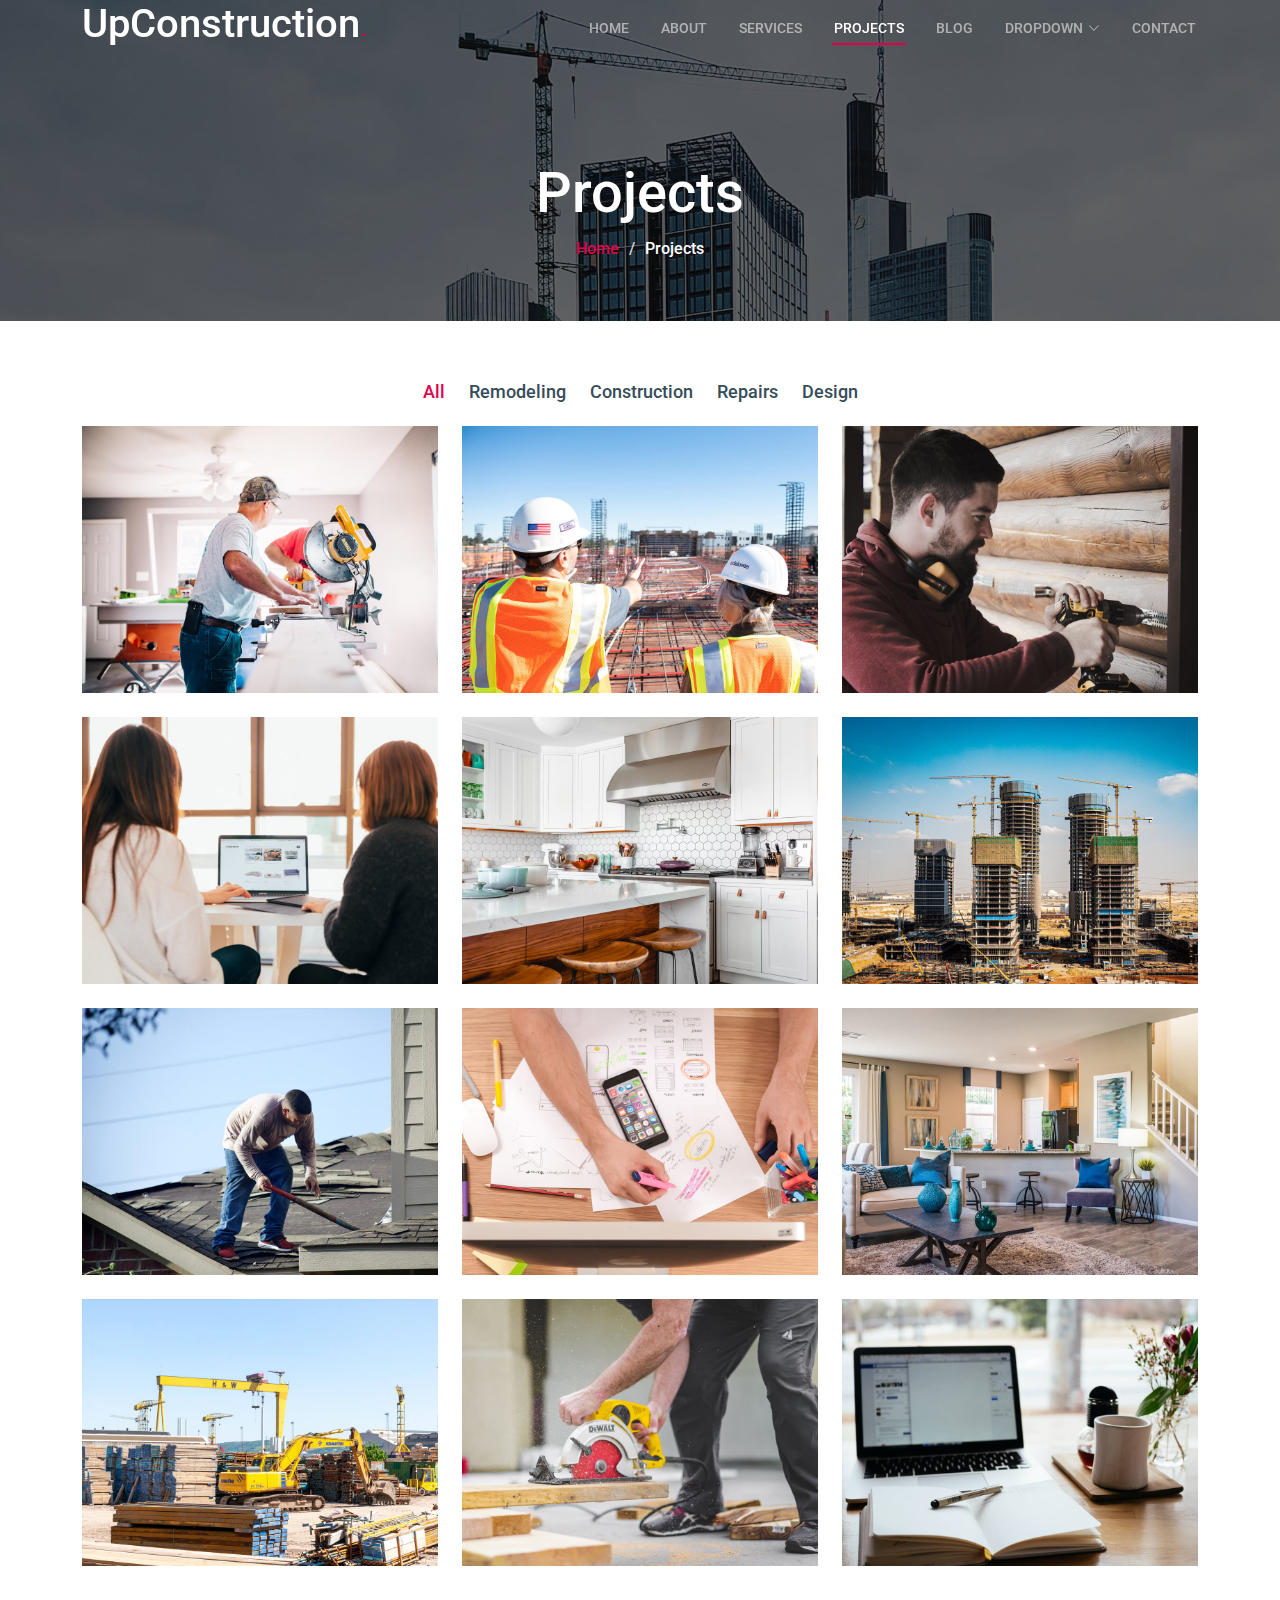
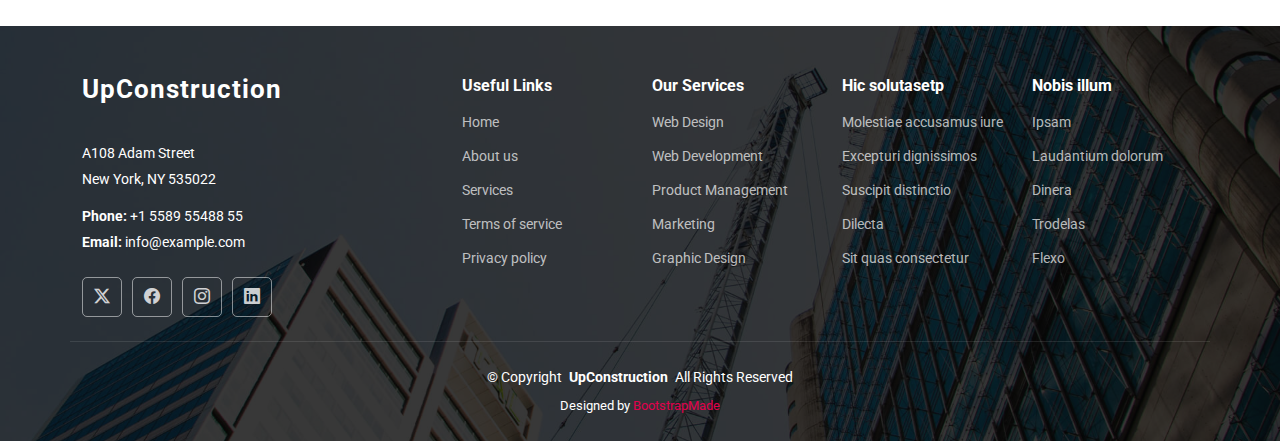
<file: projects.html>
<!DOCTYPE html>
<html lang="en">

<head>
  <meta charset="utf-8">
  <meta content="width=device-width, initial-scale=1.0" name="viewport">
  <title>Projects - UpConstruction Bootstrap Template</title>
  <meta name="description" content="">
  <meta name="keywords" content="">

  <!-- Favicons -->
  <link href="assets/img/favicon.png" rel="icon">
  <link href="assets/img/apple-touch-icon.png" rel="apple-touch-icon">

  <!-- Fonts -->
  <link href="https://fonts.googleapis.com" rel="preconnect">
  <link href="https://fonts.gstatic.com" rel="preconnect" crossorigin>
  <link href="https://fonts.googleapis.com/css2?family=Roboto:ital,wght@0,100;0,300;0,400;0,500;0,700;0,900;1,100;1,300;1,400;1,500;1,700;1,900&family=Open+Sans:ital,wght@0,300;0,400;0,500;0,600;0,700;0,800;1,300;1,400;1,500;1,600;1,700;1,800&family=Poppins:ital,wght@0,100;0,200;0,300;0,400;0,500;0,600;0,700;0,800;0,900;1,100;1,200;1,300;1,400;1,500;1,600;1,700;1,800;1,900&display=swap" rel="stylesheet">

  <!-- Vendor CSS Files -->
  <link href="assets/vendor/bootstrap/css/bootstrap.min.css" rel="stylesheet">
  <link href="assets/vendor/bootstrap-icons/bootstrap-icons.css" rel="stylesheet">
  <link href="assets/vendor/aos/aos.css" rel="stylesheet">
  <link href="assets/vendor/fontawesome-free/css/all.min.css" rel="stylesheet">
  <link href="assets/vendor/glightbox/css/glightbox.min.css" rel="stylesheet">
  <link href="assets/vendor/swiper/swiper-bundle.min.css" rel="stylesheet">

  <!-- Main CSS File -->
  <link href="assets/css/main.css" rel="stylesheet">

  <!-- =======================================================
  * Template Name: UpConstruction
  * Template URL: https://bootstrapmade.com/upconstruction-bootstrap-construction-website-template/
  * Updated: Aug 07 2024 with Bootstrap v5.3.3
  * Author: BootstrapMade.com
  * License: https://bootstrapmade.com/license/
  ======================================================== -->
</head>

<body class="projects-page">

  <header id="header" class="header d-flex align-items-center fixed-top">
    <div class="container-fluid container-xl position-relative d-flex align-items-center justify-content-between">

      <a href="index.html" class="logo d-flex align-items-center">
        <!-- Uncomment the line below if you also wish to use an image logo -->
        <!-- <img src="assets/img/logo.png" alt=""> -->
        <h1 class="sitename">UpConstruction</h1> <span>.</span>
      </a>

      <nav id="navmenu" class="navmenu">
        <ul>
          <li><a href="index.html">Home</a></li>
          <li><a href="about.html">About</a></li>
          <li><a href="services.html">Services</a></li>
          <li><a href="projects.html" class="active">Projects</a></li>
          <li><a href="blog.html">Blog</a></li>
          <li class="dropdown"><a href="#"><span>Dropdown</span> <i class="bi bi-chevron-down toggle-dropdown"></i></a>
            <ul>
              <li><a href="#">Dropdown 1</a></li>
              <li class="dropdown"><a href="#"><span>Deep Dropdown</span> <i class="bi bi-chevron-down toggle-dropdown"></i></a>
                <ul>
                  <li><a href="#">Deep Dropdown 1</a></li>
                  <li><a href="#">Deep Dropdown 2</a></li>
                  <li><a href="#">Deep Dropdown 3</a></li>
                  <li><a href="#">Deep Dropdown 4</a></li>
                  <li><a href="#">Deep Dropdown 5</a></li>
                </ul>
              </li>
              <li><a href="#">Dropdown 2</a></li>
              <li><a href="#">Dropdown 3</a></li>
              <li><a href="#">Dropdown 4</a></li>
            </ul>
          </li>
          <li><a href="contact.html">Contact</a></li>
        </ul>
        <i class="mobile-nav-toggle d-xl-none bi bi-list"></i>
      </nav>

    </div>
  </header>

  <main class="main">

    <!-- Page Title -->
    <div class="page-title dark-background" style="background-image: url(assets/img/page-title-bg.jpg);">
      <div class="container position-relative">
        <h1>Projects</h1>
        <nav class="breadcrumbs">
          <ol>
            <li><a href="index.html">Home</a></li>
            <li class="current">Projects</li>
          </ol>
        </nav>
      </div>
    </div><!-- End Page Title -->

    <!-- Projects Section -->
    <section id="projects" class="projects section">

      <div class="container">

        <div class="isotope-layout" data-default-filter="*" data-layout="masonry" data-sort="original-order">

          <ul class="portfolio-filters isotope-filters" data-aos="fade-up" data-aos-delay="100">
            <li data-filter="*" class="filter-active">All</li>
            <li data-filter=".filter-remodeling">Remodeling</li>
            <li data-filter=".filter-construction">Construction</li>
            <li data-filter=".filter-repairs">Repairs</li>
            <li data-filter=".filter-design">Design</li>
          </ul><!-- End Portfolio Filters -->

          <div class="row gy-4 isotope-container" data-aos="fade-up" data-aos-delay="200">

            <div class="col-lg-4 col-md-6 portfolio-item isotope-item filter-remodeling">
              <div class="portfolio-content h-100">
                <img src="assets/img/projects/remodeling-1.jpg" class="img-fluid" alt="">
                <div class="portfolio-info">
                  <h4>App 1</h4>
                  <p>Lorem ipsum, dolor sit amet consectetur</p>
                  <a href="assets/img/projects/remodeling-1.jpg" title="App 1" data-gallery="portfolio-gallery-app" class="glightbox preview-link"><i class="bi bi-zoom-in"></i></a>
                  <a href="project-details.html" title="More Details" class="details-link"><i class="bi bi-link-45deg"></i></a>
                </div>
              </div>
            </div><!-- End Portfolio Item -->

            <div class="col-lg-4 col-md-6 portfolio-item isotope-item filter-construction">
              <div class="portfolio-content h-100">
                <img src="assets/img/projects/construction-1.jpg" class="img-fluid" alt="">
                <div class="portfolio-info">
                  <h4>Product 1</h4>
                  <p>Lorem ipsum, dolor sit amet consectetur</p>
                  <a href="assets/img/projects/construction-1.jpg" title="Product 1" data-gallery="portfolio-gallery-product" class="glightbox preview-link"><i class="bi bi-zoom-in"></i></a>
                  <a href="project-details.html" title="More Details" class="details-link"><i class="bi bi-link-45deg"></i></a>
                </div>
              </div>
            </div><!-- End Portfolio Item -->

            <div class="col-lg-4 col-md-6 portfolio-item isotope-item filter-repairs">
              <div class="portfolio-content h-100">
                <img src="assets/img/projects/repairs-1.jpg" class="img-fluid" alt="">
                <div class="portfolio-info">
                  <h4>Branding 1</h4>
                  <p>Lorem ipsum, dolor sit amet consectetur</p>
                  <a href="assets/img/projects/repairs-1.jpg" title="Branding 1" data-gallery="portfolio-gallery-branding" class="glightbox preview-link"><i class="bi bi-zoom-in"></i></a>
                  <a href="project-details.html" title="More Details" class="details-link"><i class="bi bi-link-45deg"></i></a>
                </div>
              </div>
            </div><!-- End Portfolio Item -->

            <div class="col-lg-4 col-md-6 portfolio-item isotope-item filter-design">
              <div class="portfolio-content h-100">
                <img src="assets/img/projects/design-1.jpg" class="img-fluid" alt="">
                <div class="portfolio-info">
                  <h4>Books 1</h4>
                  <p>Lorem ipsum, dolor sit amet consectetur</p>
                  <a href="assets/img/projects/design-1.jpg" title="Branding 1" data-gallery="portfolio-gallery-book" class="glightbox preview-link"><i class="bi bi-zoom-in"></i></a>
                  <a href="project-details.html" title="More Details" class="details-link"><i class="bi bi-link-45deg"></i></a>
                </div>
              </div>
            </div><!-- End Portfolio Item -->

            <div class="col-lg-4 col-md-6 portfolio-item isotope-item filter-remodeling">
              <div class="portfolio-content h-100">
                <img src="assets/img/projects/remodeling-2.jpg" class="img-fluid" alt="">
                <div class="portfolio-info">
                  <h4>App 2</h4>
                  <p>Lorem ipsum, dolor sit amet consectetur</p>
                  <a href="assets/img/projects/remodeling-2.jpg" title="App 2" data-gallery="portfolio-gallery-app" class="glightbox preview-link"><i class="bi bi-zoom-in"></i></a>
                  <a href="project-details.html" title="More Details" class="details-link"><i class="bi bi-link-45deg"></i></a>
                </div>
              </div>
            </div><!-- End Portfolio Item -->

            <div class="col-lg-4 col-md-6 portfolio-item isotope-item filter-construction">
              <div class="portfolio-content h-100">
                <img src="assets/img/projects/construction-2.jpg" class="img-fluid" alt="">
                <div class="portfolio-info">
                  <h4>Product 2</h4>
                  <p>Lorem ipsum, dolor sit amet consectetur</p>
                  <a href="assets/img/projects/construction-2.jpg" title="Product 2" data-gallery="portfolio-gallery-product" class="glightbox preview-link"><i class="bi bi-zoom-in"></i></a>
                  <a href="project-details.html" title="More Details" class="details-link"><i class="bi bi-link-45deg"></i></a>
                </div>
              </div>
            </div><!-- End Portfolio Item -->

            <div class="col-lg-4 col-md-6 portfolio-item isotope-item filter-repairs">
              <div class="portfolio-content h-100">
                <img src="assets/img/projects/repairs-2.jpg" class="img-fluid" alt="">
                <div class="portfolio-info">
                  <h4>Branding 2</h4>
                  <p>Lorem ipsum, dolor sit amet consectetur</p>
                  <a href="assets/img/projects/repairs-2.jpg" title="Branding 2" data-gallery="portfolio-gallery-branding" class="glightbox preview-link"><i class="bi bi-zoom-in"></i></a>
                  <a href="project-details.html" title="More Details" class="details-link"><i class="bi bi-link-45deg"></i></a>
                </div>
              </div>
            </div><!-- End Portfolio Item -->

            <div class="col-lg-4 col-md-6 portfolio-item isotope-item filter-design">
              <div class="portfolio-content h-100">
                <img src="assets/img/projects/design-2.jpg" class="img-fluid" alt="">
                <div class="portfolio-info">
                  <h4>Books 2</h4>
                  <p>Lorem ipsum, dolor sit amet consectetur</p>
                  <a href="assets/img/projects/design-2.jpg" title="Branding 2" data-gallery="portfolio-gallery-book" class="glightbox preview-link"><i class="bi bi-zoom-in"></i></a>
                  <a href="project-details.html" title="More Details" class="details-link"><i class="bi bi-link-45deg"></i></a>
                </div>
              </div>
            </div><!-- End Portfolio Item -->

            <div class="col-lg-4 col-md-6 portfolio-item isotope-item filter-remodeling">
              <div class="portfolio-content h-100">
                <img src="assets/img/projects/remodeling-3.jpg" class="img-fluid" alt="">
                <div class="portfolio-info">
                  <h4>App 3</h4>
                  <p>Lorem ipsum, dolor sit amet consectetur</p>
                  <a href="assets/img/projects/remodeling-3.jpg" title="App 3" data-gallery="portfolio-gallery-app" class="glightbox preview-link"><i class="bi bi-zoom-in"></i></a>
                  <a href="project-details.html" title="More Details" class="details-link"><i class="bi bi-link-45deg"></i></a>
                </div>
              </div>
            </div><!-- End Portfolio Item -->

            <div class="col-lg-4 col-md-6 portfolio-item isotope-item filter-construction">
              <div class="portfolio-content h-100">
                <img src="assets/img/projects/construction-3.jpg" class="img-fluid" alt="">
                <div class="portfolio-info">
                  <h4>Product 3</h4>
                  <p>Lorem ipsum, dolor sit amet consectetur</p>
                  <a href="assets/img/projects/construction-3.jpg" title="Product 3" data-gallery="portfolio-gallery-product" class="glightbox preview-link"><i class="bi bi-zoom-in"></i></a>
                  <a href="project-details.html" title="More Details" class="details-link"><i class="bi bi-link-45deg"></i></a>
                </div>
              </div>
            </div><!-- End Portfolio Item -->

            <div class="col-lg-4 col-md-6 portfolio-item isotope-item filter-repairs">
              <div class="portfolio-content h-100">
                <img src="assets/img/projects/repairs-3.jpg" class="img-fluid" alt="">
                <div class="portfolio-info">
                  <h4>Branding 3</h4>
                  <p>Lorem ipsum, dolor sit amet consectetur</p>
                  <a href="assets/img/projects/repairs-3.jpg" title="Branding 2" data-gallery="portfolio-gallery-branding" class="glightbox preview-link"><i class="bi bi-zoom-in"></i></a>
                  <a href="project-details.html" title="More Details" class="details-link"><i class="bi bi-link-45deg"></i></a>
                </div>
              </div>
            </div><!-- End Portfolio Item -->

            <div class="col-lg-4 col-md-6 portfolio-item isotope-item filter-design">
              <div class="portfolio-content h-100">
                <img src="assets/img/projects/design-3.jpg" class="img-fluid" alt="">
                <div class="portfolio-info">
                  <h4>Books 3</h4>
                  <p>Lorem ipsum, dolor sit amet consectetur</p>
                  <a href="assets/img/projects/design-3.jpg" title="Branding 3" data-gallery="portfolio-gallery-book" class="glightbox preview-link"><i class="bi bi-zoom-in"></i></a>
                  <a href="project-details.html" title="More Details" class="details-link"><i class="bi bi-link-45deg"></i></a>
                </div>
              </div>
            </div><!-- End Portfolio Item -->

          </div><!-- End Portfolio Container -->

        </div>

      </div>

    </section><!-- /Projects Section -->

  </main>

  <footer id="footer" class="footer dark-background">

    <div class="container footer-top">
      <div class="row gy-4">
        <div class="col-lg-4 col-md-6 footer-about">
          <a href="index.html" class="logo d-flex align-items-center">
            <span class="sitename">UpConstruction</span>
          </a>
          <div class="footer-contact pt-3">
            <p>A108 Adam Street</p>
            <p>New York, NY 535022</p>
            <p class="mt-3"><strong>Phone:</strong> <span>+1 5589 55488 55</span></p>
            <p><strong>Email:</strong> <span>info@example.com</span></p>
          </div>
          <div class="social-links d-flex mt-4">
            <a href=""><i class="bi bi-twitter-x"></i></a>
            <a href=""><i class="bi bi-facebook"></i></a>
            <a href=""><i class="bi bi-instagram"></i></a>
            <a href=""><i class="bi bi-linkedin"></i></a>
          </div>
        </div>

        <div class="col-lg-2 col-md-3 footer-links">
          <h4>Useful Links</h4>
          <ul>
            <li><a href="#">Home</a></li>
            <li><a href="#">About us</a></li>
            <li><a href="#">Services</a></li>
            <li><a href="#">Terms of service</a></li>
            <li><a href="#">Privacy policy</a></li>
          </ul>
        </div>

        <div class="col-lg-2 col-md-3 footer-links">
          <h4>Our Services</h4>
          <ul>
            <li><a href="#">Web Design</a></li>
            <li><a href="#">Web Development</a></li>
            <li><a href="#">Product Management</a></li>
            <li><a href="#">Marketing</a></li>
            <li><a href="#">Graphic Design</a></li>
          </ul>
        </div>

        <div class="col-lg-2 col-md-3 footer-links">
          <h4>Hic solutasetp</h4>
          <ul>
            <li><a href="#">Molestiae accusamus iure</a></li>
            <li><a href="#">Excepturi dignissimos</a></li>
            <li><a href="#">Suscipit distinctio</a></li>
            <li><a href="#">Dilecta</a></li>
            <li><a href="#">Sit quas consectetur</a></li>
          </ul>
        </div>

        <div class="col-lg-2 col-md-3 footer-links">
          <h4>Nobis illum</h4>
          <ul>
            <li><a href="#">Ipsam</a></li>
            <li><a href="#">Laudantium dolorum</a></li>
            <li><a href="#">Dinera</a></li>
            <li><a href="#">Trodelas</a></li>
            <li><a href="#">Flexo</a></li>
          </ul>
        </div>

      </div>
    </div>

    <div class="container copyright text-center mt-4">
      <p>© <span>Copyright</span> <strong class="px-1 sitename">UpConstruction</strong> <span>All Rights Reserved</span></p>
      <div class="credits">
        <!-- All the links in the footer should remain intact. -->
        <!-- You can delete the links only if you've purchased the pro version. -->
        <!-- Licensing information: https://bootstrapmade.com/license/ -->
        <!-- Purchase the pro version with working PHP/AJAX contact form: [buy-url] -->
        Designed by <a href="https://bootstrapmade.com/">BootstrapMade</a>
      </div>
    </div>

  </footer>

  <!-- Scroll Top -->
  <a href="#" id="scroll-top" class="scroll-top d-flex align-items-center justify-content-center"><i class="bi bi-arrow-up-short"></i></a>

  <!-- Preloader -->
  <div id="preloader"></div>

  <!-- Vendor JS Files -->
  <script src="assets/vendor/bootstrap/js/bootstrap.bundle.min.js"></script>
  <script src="assets/vendor/php-email-form/validate.js"></script>
  <script src="assets/vendor/aos/aos.js"></script>
  <script src="assets/vendor/glightbox/js/glightbox.min.js"></script>
  <script src="assets/vendor/imagesloaded/imagesloaded.pkgd.min.js"></script>
  <script src="assets/vendor/isotope-layout/isotope.pkgd.min.js"></script>
  <script src="assets/vendor/swiper/swiper-bundle.min.js"></script>
  <script src="assets/vendor/purecounter/purecounter_vanilla.js"></script>

  <!-- Main JS File -->
  <script src="assets/js/main.js"></script>

</body>

</html>
</file>
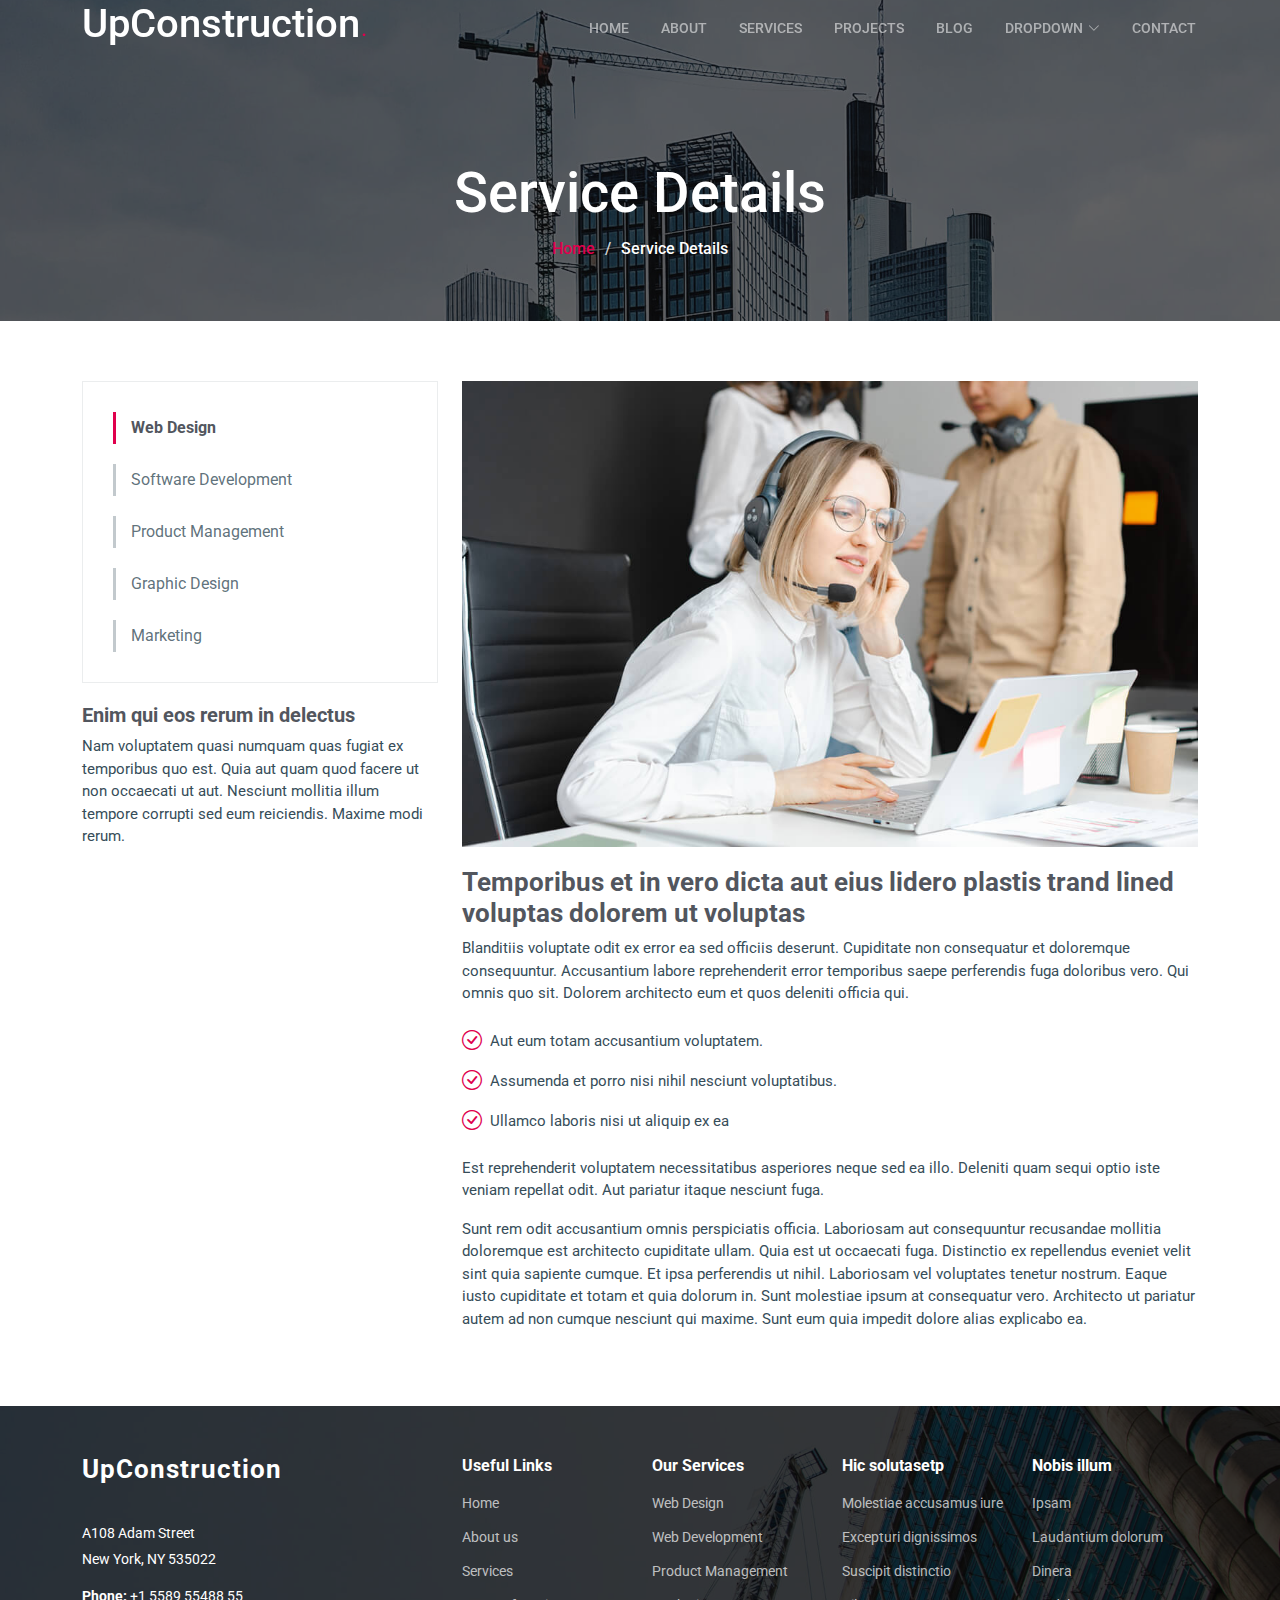
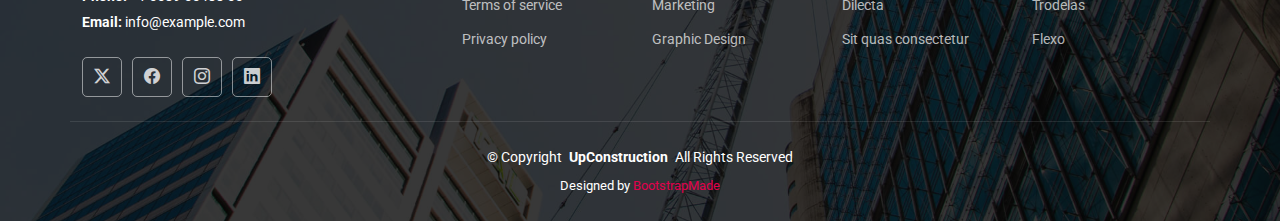
<file: service-details.html>
<!DOCTYPE html>
<html lang="en">

<head>
  <meta charset="utf-8">
  <meta content="width=device-width, initial-scale=1.0" name="viewport">
  <title>Service Details - UpConstruction Bootstrap Template</title>
  <meta name="description" content="">
  <meta name="keywords" content="">

  <!-- Favicons -->
  <link href="assets/img/favicon.png" rel="icon">
  <link href="assets/img/apple-touch-icon.png" rel="apple-touch-icon">

  <!-- Fonts -->
  <link href="https://fonts.googleapis.com" rel="preconnect">
  <link href="https://fonts.gstatic.com" rel="preconnect" crossorigin>
  <link href="https://fonts.googleapis.com/css2?family=Roboto:ital,wght@0,100;0,300;0,400;0,500;0,700;0,900;1,100;1,300;1,400;1,500;1,700;1,900&family=Open+Sans:ital,wght@0,300;0,400;0,500;0,600;0,700;0,800;1,300;1,400;1,500;1,600;1,700;1,800&family=Poppins:ital,wght@0,100;0,200;0,300;0,400;0,500;0,600;0,700;0,800;0,900;1,100;1,200;1,300;1,400;1,500;1,600;1,700;1,800;1,900&display=swap" rel="stylesheet">

  <!-- Vendor CSS Files -->
  <link href="assets/vendor/bootstrap/css/bootstrap.min.css" rel="stylesheet">
  <link href="assets/vendor/bootstrap-icons/bootstrap-icons.css" rel="stylesheet">
  <link href="assets/vendor/aos/aos.css" rel="stylesheet">
  <link href="assets/vendor/fontawesome-free/css/all.min.css" rel="stylesheet">
  <link href="assets/vendor/glightbox/css/glightbox.min.css" rel="stylesheet">
  <link href="assets/vendor/swiper/swiper-bundle.min.css" rel="stylesheet">

  <!-- Main CSS File -->
  <link href="assets/css/main.css" rel="stylesheet">

  <!-- =======================================================
  * Template Name: UpConstruction
  * Template URL: https://bootstrapmade.com/upconstruction-bootstrap-construction-website-template/
  * Updated: Aug 07 2024 with Bootstrap v5.3.3
  * Author: BootstrapMade.com
  * License: https://bootstrapmade.com/license/
  ======================================================== -->
</head>

<body class="service-details-page">

  <header id="header" class="header d-flex align-items-center fixed-top">
    <div class="container-fluid container-xl position-relative d-flex align-items-center justify-content-between">

      <a href="index.html" class="logo d-flex align-items-center">
        <!-- Uncomment the line below if you also wish to use an image logo -->
        <!-- <img src="assets/img/logo.png" alt=""> -->
        <h1 class="sitename">UpConstruction</h1> <span>.</span>
      </a>

      <nav id="navmenu" class="navmenu">
        <ul>
          <li><a href="index.html">Home</a></li>
          <li><a href="about.html">About</a></li>
          <li><a href="services.html">Services</a></li>
          <li><a href="projects.html">Projects</a></li>
          <li><a href="blog.html">Blog</a></li>
          <li class="dropdown"><a href="#"><span>Dropdown</span> <i class="bi bi-chevron-down toggle-dropdown"></i></a>
            <ul>
              <li><a href="#">Dropdown 1</a></li>
              <li class="dropdown"><a href="#"><span>Deep Dropdown</span> <i class="bi bi-chevron-down toggle-dropdown"></i></a>
                <ul>
                  <li><a href="#">Deep Dropdown 1</a></li>
                  <li><a href="#">Deep Dropdown 2</a></li>
                  <li><a href="#">Deep Dropdown 3</a></li>
                  <li><a href="#">Deep Dropdown 4</a></li>
                  <li><a href="#">Deep Dropdown 5</a></li>
                </ul>
              </li>
              <li><a href="#">Dropdown 2</a></li>
              <li><a href="#">Dropdown 3</a></li>
              <li><a href="#">Dropdown 4</a></li>
            </ul>
          </li>
          <li><a href="contact.html">Contact</a></li>
        </ul>
        <i class="mobile-nav-toggle d-xl-none bi bi-list"></i>
      </nav>

    </div>
  </header>

  <main class="main">

    <!-- Page Title -->
    <div class="page-title dark-background" style="background-image: url(assets/img/page-title-bg.jpg);">
      <div class="container position-relative">
        <h1>Service Details</h1>
        <nav class="breadcrumbs">
          <ol>
            <li><a href="index.html">Home</a></li>
            <li class="current">Service Details</li>
          </ol>
        </nav>
      </div>
    </div><!-- End Page Title -->

    <!-- Service Details Section -->
    <section id="service-details" class="service-details section">

      <div class="container">

        <div class="row gy-4">

          <div class="col-lg-4" data-aos="fade-up" data-aos-delay="100">
            <div class="services-list">
              <a href="#" class="active">Web Design</a>
              <a href="#">Software Development</a>
              <a href="#">Product Management</a>
              <a href="#">Graphic Design</a>
              <a href="#">Marketing</a>
            </div>

            <h4>Enim qui eos rerum in delectus</h4>
            <p>Nam voluptatem quasi numquam quas fugiat ex temporibus quo est. Quia aut quam quod facere ut non occaecati ut aut. Nesciunt mollitia illum tempore corrupti sed eum reiciendis. Maxime modi rerum.</p>
          </div>

          <div class="col-lg-8" data-aos="fade-up" data-aos-delay="200">
            <img src="assets/img/services.jpg" alt="" class="img-fluid services-img">
            <h3>Temporibus et in vero dicta aut eius lidero plastis trand lined voluptas dolorem ut voluptas</h3>
            <p>
              Blanditiis voluptate odit ex error ea sed officiis deserunt. Cupiditate non consequatur et doloremque consequuntur. Accusantium labore reprehenderit error temporibus saepe perferendis fuga doloribus vero. Qui omnis quo sit. Dolorem architecto eum et quos deleniti officia qui.
            </p>
            <ul>
              <li><i class="bi bi-check-circle"></i> <span>Aut eum totam accusantium voluptatem.</span></li>
              <li><i class="bi bi-check-circle"></i> <span>Assumenda et porro nisi nihil nesciunt voluptatibus.</span></li>
              <li><i class="bi bi-check-circle"></i> <span>Ullamco laboris nisi ut aliquip ex ea</span></li>
            </ul>
            <p>
              Est reprehenderit voluptatem necessitatibus asperiores neque sed ea illo. Deleniti quam sequi optio iste veniam repellat odit. Aut pariatur itaque nesciunt fuga.
            </p>
            <p>
              Sunt rem odit accusantium omnis perspiciatis officia. Laboriosam aut consequuntur recusandae mollitia doloremque est architecto cupiditate ullam. Quia est ut occaecati fuga. Distinctio ex repellendus eveniet velit sint quia sapiente cumque. Et ipsa perferendis ut nihil. Laboriosam vel voluptates tenetur nostrum. Eaque iusto cupiditate et totam et quia dolorum in. Sunt molestiae ipsum at consequatur vero. Architecto ut pariatur autem ad non cumque nesciunt qui maxime. Sunt eum quia impedit dolore alias explicabo ea.
            </p>
          </div>

        </div>

      </div>

    </section><!-- /Service Details Section -->

  </main>

  <footer id="footer" class="footer dark-background">

    <div class="container footer-top">
      <div class="row gy-4">
        <div class="col-lg-4 col-md-6 footer-about">
          <a href="index.html" class="logo d-flex align-items-center">
            <span class="sitename">UpConstruction</span>
          </a>
          <div class="footer-contact pt-3">
            <p>A108 Adam Street</p>
            <p>New York, NY 535022</p>
            <p class="mt-3"><strong>Phone:</strong> <span>+1 5589 55488 55</span></p>
            <p><strong>Email:</strong> <span>info@example.com</span></p>
          </div>
          <div class="social-links d-flex mt-4">
            <a href=""><i class="bi bi-twitter-x"></i></a>
            <a href=""><i class="bi bi-facebook"></i></a>
            <a href=""><i class="bi bi-instagram"></i></a>
            <a href=""><i class="bi bi-linkedin"></i></a>
          </div>
        </div>

        <div class="col-lg-2 col-md-3 footer-links">
          <h4>Useful Links</h4>
          <ul>
            <li><a href="#">Home</a></li>
            <li><a href="#">About us</a></li>
            <li><a href="#">Services</a></li>
            <li><a href="#">Terms of service</a></li>
            <li><a href="#">Privacy policy</a></li>
          </ul>
        </div>

        <div class="col-lg-2 col-md-3 footer-links">
          <h4>Our Services</h4>
          <ul>
            <li><a href="#">Web Design</a></li>
            <li><a href="#">Web Development</a></li>
            <li><a href="#">Product Management</a></li>
            <li><a href="#">Marketing</a></li>
            <li><a href="#">Graphic Design</a></li>
          </ul>
        </div>

        <div class="col-lg-2 col-md-3 footer-links">
          <h4>Hic solutasetp</h4>
          <ul>
            <li><a href="#">Molestiae accusamus iure</a></li>
            <li><a href="#">Excepturi dignissimos</a></li>
            <li><a href="#">Suscipit distinctio</a></li>
            <li><a href="#">Dilecta</a></li>
            <li><a href="#">Sit quas consectetur</a></li>
          </ul>
        </div>

        <div class="col-lg-2 col-md-3 footer-links">
          <h4>Nobis illum</h4>
          <ul>
            <li><a href="#">Ipsam</a></li>
            <li><a href="#">Laudantium dolorum</a></li>
            <li><a href="#">Dinera</a></li>
            <li><a href="#">Trodelas</a></li>
            <li><a href="#">Flexo</a></li>
          </ul>
        </div>

      </div>
    </div>

    <div class="container copyright text-center mt-4">
      <p>© <span>Copyright</span> <strong class="px-1 sitename">UpConstruction</strong> <span>All Rights Reserved</span></p>
      <div class="credits">
        <!-- All the links in the footer should remain intact. -->
        <!-- You can delete the links only if you've purchased the pro version. -->
        <!-- Licensing information: https://bootstrapmade.com/license/ -->
        <!-- Purchase the pro version with working PHP/AJAX contact form: [buy-url] -->
        Designed by <a href="https://bootstrapmade.com/">BootstrapMade</a>
      </div>
    </div>

  </footer>

  <!-- Scroll Top -->
  <a href="#" id="scroll-top" class="scroll-top d-flex align-items-center justify-content-center"><i class="bi bi-arrow-up-short"></i></a>

  <!-- Preloader -->
  <div id="preloader"></div>

  <!-- Vendor JS Files -->
  <script src="assets/vendor/bootstrap/js/bootstrap.bundle.min.js"></script>
  <script src="assets/vendor/php-email-form/validate.js"></script>
  <script src="assets/vendor/aos/aos.js"></script>
  <script src="assets/vendor/glightbox/js/glightbox.min.js"></script>
  <script src="assets/vendor/imagesloaded/imagesloaded.pkgd.min.js"></script>
  <script src="assets/vendor/isotope-layout/isotope.pkgd.min.js"></script>
  <script src="assets/vendor/swiper/swiper-bundle.min.js"></script>
  <script src="assets/vendor/purecounter/purecounter_vanilla.js"></script>

  <!-- Main JS File -->
  <script src="assets/js/main.js"></script>

</body>

</html>
</file>
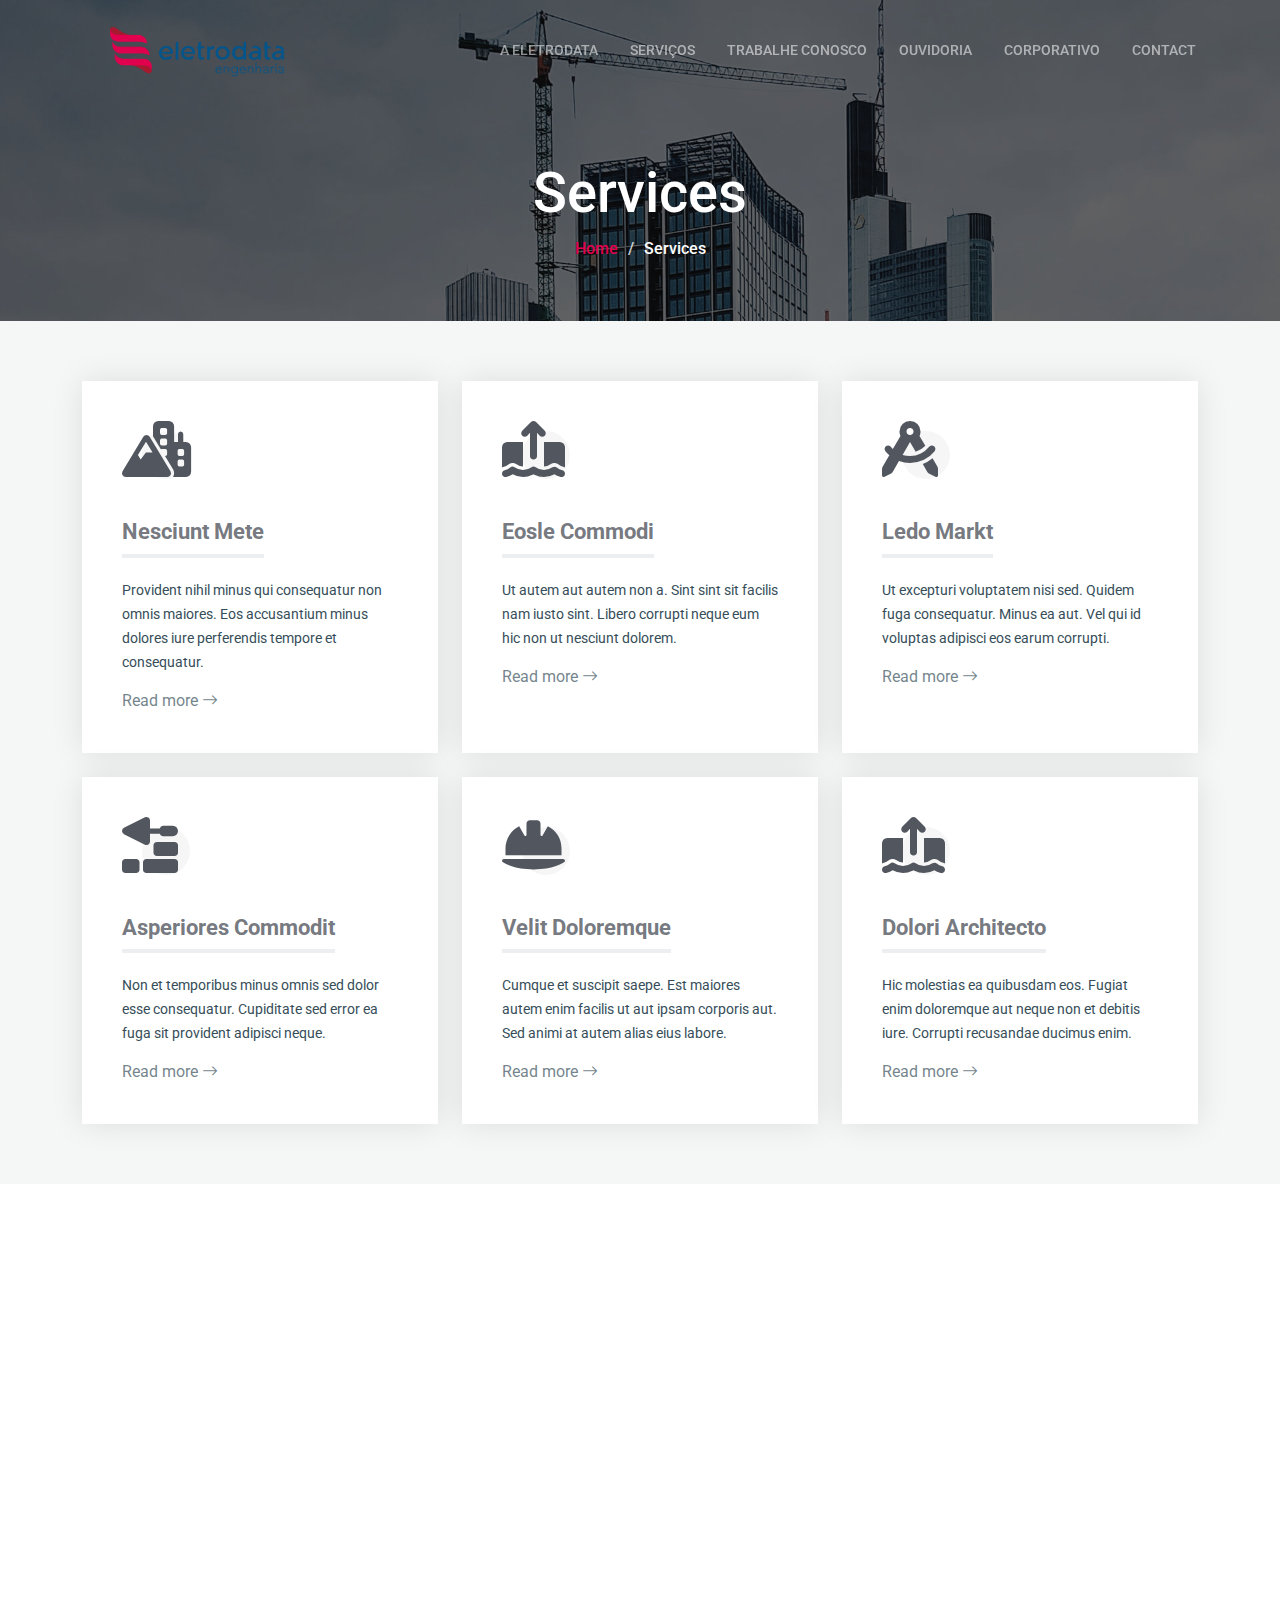
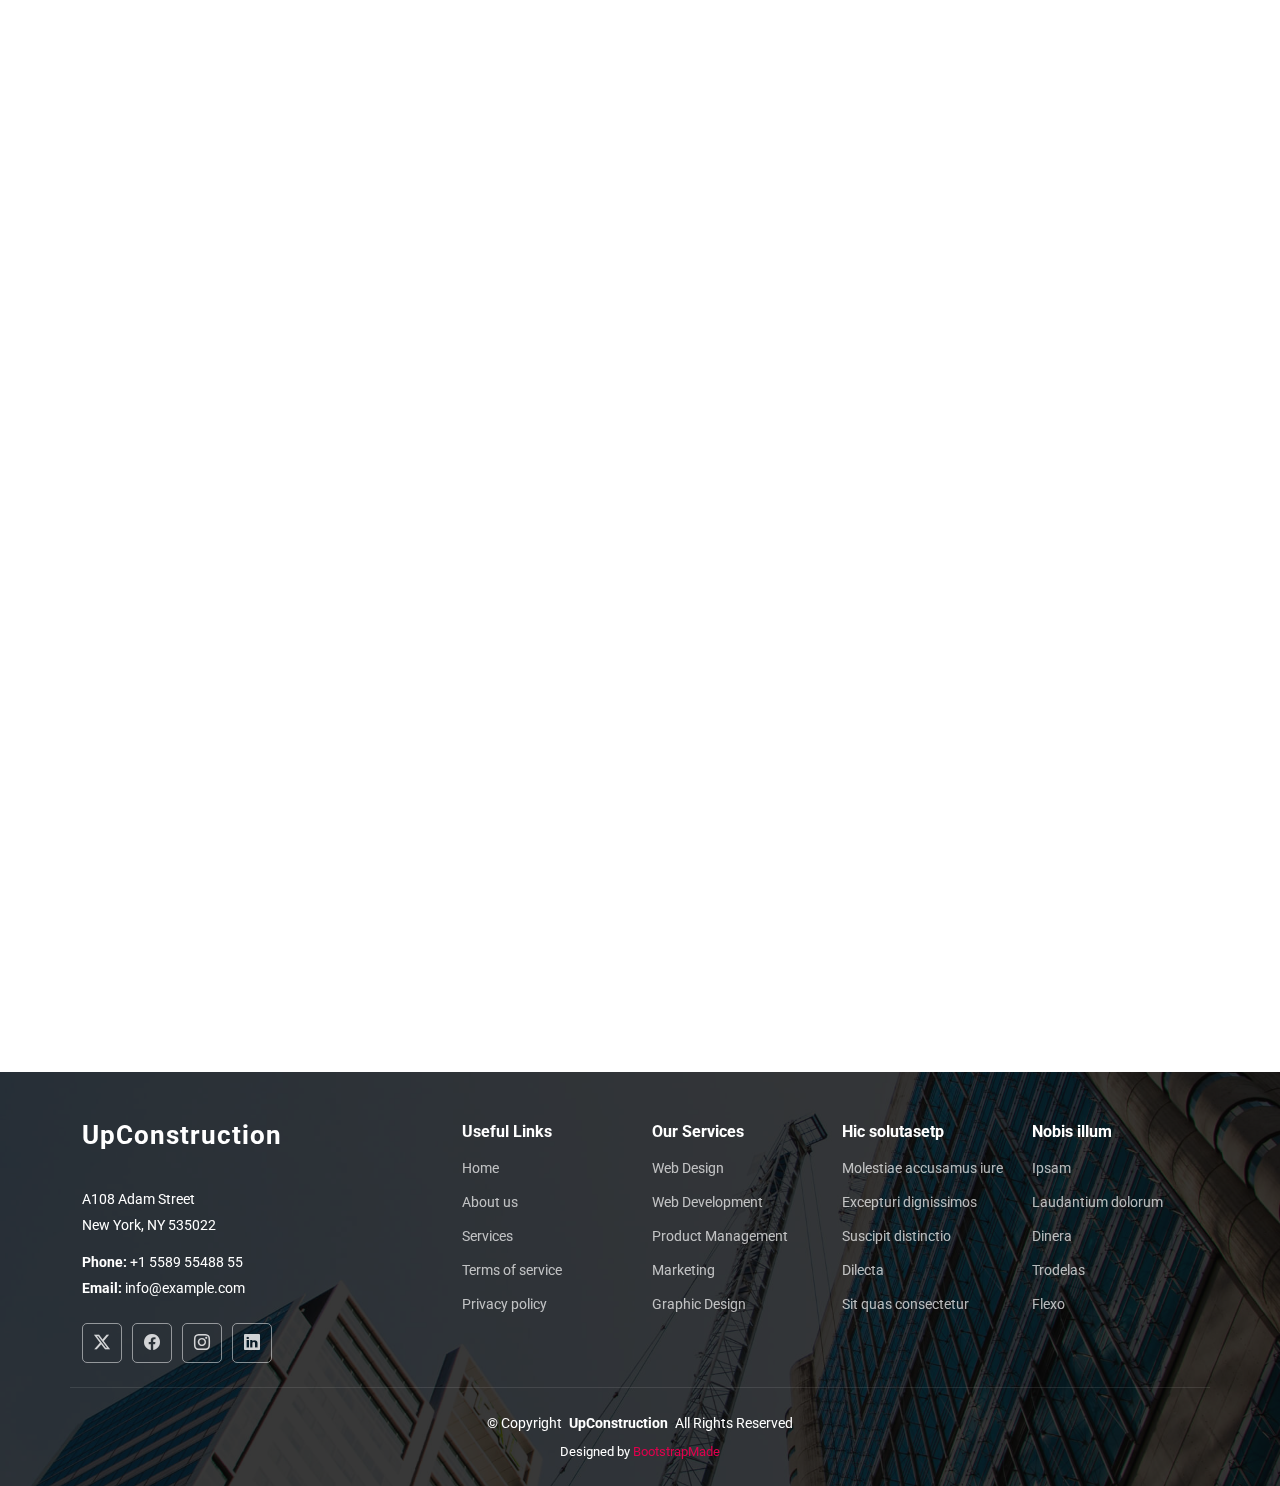
<file: services.html>
<!DOCTYPE html>
<html lang="en">

<head>
  <meta charset="utf-8">
  <meta content="width=device-width, initial-scale=1.0" name="viewport">
  <title>Services - UpConstruction Bootstrap Template</title>
  <meta name="description" content="">
  <meta name="keywords" content="">

  <!-- Favicons -->
  <link href="assets/img/favicon.png" rel="icon">
  <link href="assets/img/apple-touch-icon.png" rel="apple-touch-icon">

  <!-- Fonts -->
  <link href="https://fonts.googleapis.com" rel="preconnect">
  <link href="https://fonts.gstatic.com" rel="preconnect" crossorigin>
  <link href="https://fonts.googleapis.com/css2?family=Roboto:ital,wght@0,100;0,300;0,400;0,500;0,700;0,900;1,100;1,300;1,400;1,500;1,700;1,900&family=Open+Sans:ital,wght@0,300;0,400;0,500;0,600;0,700;0,800;1,300;1,400;1,500;1,600;1,700;1,800&family=Poppins:ital,wght@0,100;0,200;0,300;0,400;0,500;0,600;0,700;0,800;0,900;1,100;1,200;1,300;1,400;1,500;1,600;1,700;1,800;1,900&display=swap" rel="stylesheet">

  <!-- Vendor CSS Files -->
  <link href="assets/vendor/bootstrap/css/bootstrap.min.css" rel="stylesheet">
  <link href="assets/vendor/bootstrap-icons/bootstrap-icons.css" rel="stylesheet">
  <link href="assets/vendor/aos/aos.css" rel="stylesheet">
  <link href="assets/vendor/fontawesome-free/css/all.min.css" rel="stylesheet">
  <link href="assets/vendor/glightbox/css/glightbox.min.css" rel="stylesheet">
  <link href="assets/vendor/swiper/swiper-bundle.min.css" rel="stylesheet">

  <!-- Main CSS File -->
  <link href="assets/css/main.css" rel="stylesheet">

</head>

<body class="services-page">

  <header id="header" class="header d-flex align-items-center fixed-top">
    <div class="container-fluid container-xl position-relative d-flex align-items-center justify-content-between">

      <a href="index.html" class="logo d-flex align-items-center">
        <img src="assets/img/logo.png" alt="logo.png">
      </a>

      <nav id="navmenu" class="navmenu">
        <ul>
          <li class="dropdown"><a href="index.html"><span>A Eletrodata</span></a>
            <ul>
              <li><a href="about.html">Quem Somos</a></li>
              <li><a href="#">Ética e Compliance</a></li>
              <li><a href="#">Certificações</a></li>
              <li><a href="#">Política Integrada</a></li>
              <li><a href="#">Política de Privacidade</a></li>
              <li><a href="#">Estrutura Organizacional</a></li>
            </ul>
          </li>
          <li class="dropdown"><a href="services.html"><span>Serviços</span></a>
            <ul>
              <li><a href="#">Manutenção Predial e Industrial</a></li>
              <li><a href="#">Gestão de Facilities</a></li>
              <li><a href="#">Gestão de Sistemas Críticos</a></li>
              <li><a href="#">HVAC</a></li>
              <li><a href="#">Telecomunicações</a></li>
              <li><a href="#">Construção Civil</a></li>
            </ul>
          </li>
          <li><a href="#">Trabalhe Conosco</a></li>
          <li><a href="#">Ouvidoria</a></li>
          <li class="dropdown"><a href="#"><span>Corporativo</span></a>
            <ul>
              <li><a href="https://webmail.eletrodataengenharia.com.br/">Webmail</a></li>
              <li><a href="https://www.dropbox.com/scl/fo/9wzatyvy8f4n39ykdo8v1/AF5zCEoeKIyqBXG5KF_z0X8?rlkey=rjaojz6cvo1uxaey7tdfz9mgr&dl=0">PGI</a></li>
              <li><a href="https://portais.eletrodataengenharia.com.br/users/login">MHSW</a></li>
            </ul>
          </li>
          <li><a href="contact.html">Contact</a></li>
        </ul>
        <i class="mobile-nav-toggle d-xl-none bi bi-list"></i>
      </nav>

    </div>
  </header>
  <main class="main">

    <!-- Page Title -->
    <div class="page-title dark-background" style="background-image: url(assets/img/page-title-bg.jpg);">
      <div class="container position-relative">
        <h1>Services</h1>
        <nav class="breadcrumbs">
          <ol>
            <li><a href="index.html">Home</a></li>
            <li class="current">Services</li>
          </ol>
        </nav>
      </div>
    </div><!-- End Page Title -->

    <!-- Services Section -->
    <section id="services" class="services section light-background">

      <div class="container">

        <div class="row gy-4">

          <div class="col-lg-4 col-md-6" data-aos="fade-up" data-aos-delay="100">
            <div class="service-item  position-relative">
              <div class="icon">
                <i class="fa-solid fa-mountain-city"></i>
              </div>
              <h3>Nesciunt Mete</h3>
              <p>Provident nihil minus qui consequatur non omnis maiores. Eos accusantium minus dolores iure perferendis tempore et consequatur.</p>
              <a href="#" class="readmore stretched-link">Read more <i class="bi bi-arrow-right"></i></a>
            </div>
          </div><!-- End Service Item -->

          <div class="col-lg-4 col-md-6" data-aos="fade-up" data-aos-delay="200">
            <div class="service-item position-relative">
              <div class="icon">
                <i class="fa-solid fa-arrow-up-from-ground-water"></i>
              </div>
              <h3>Eosle Commodi</h3>
              <p>Ut autem aut autem non a. Sint sint sit facilis nam iusto sint. Libero corrupti neque eum hic non ut nesciunt dolorem.</p>
              <a href="#" class="readmore stretched-link">Read more <i class="bi bi-arrow-right"></i></a>
            </div>
          </div><!-- End Service Item -->

          <div class="col-lg-4 col-md-6" data-aos="fade-up" data-aos-delay="300">
            <div class="service-item position-relative">
              <div class="icon">
                <i class="fa-solid fa-compass-drafting"></i>
              </div>
              <h3>Ledo Markt</h3>
              <p>Ut excepturi voluptatem nisi sed. Quidem fuga consequatur. Minus ea aut. Vel qui id voluptas adipisci eos earum corrupti.</p>
              <a href="#" class="readmore stretched-link">Read more <i class="bi bi-arrow-right"></i></a>
            </div>
          </div><!-- End Service Item -->

          <div class="col-lg-4 col-md-6" data-aos="fade-up" data-aos-delay="400">
            <div class="service-item position-relative">
              <div class="icon">
                <i class="fa-solid fa-trowel-bricks"></i>
              </div>
              <h3>Asperiores Commodit</h3>
              <p>Non et temporibus minus omnis sed dolor esse consequatur. Cupiditate sed error ea fuga sit provident adipisci neque.</p>
              <a href="#" class="readmore stretched-link">Read more <i class="bi bi-arrow-right"></i></a>
            </div>
          </div><!-- End Service Item -->

          <div class="col-lg-4 col-md-6" data-aos="fade-up" data-aos-delay="500">
            <div class="service-item position-relative">
              <div class="icon">
                <i class="fa-solid fa-helmet-safety"></i>
              </div>
              <h3>Velit Doloremque</h3>
              <p>Cumque et suscipit saepe. Est maiores autem enim facilis ut aut ipsam corporis aut. Sed animi at autem alias eius labore.</p>
              <a href="#" class="readmore stretched-link">Read more <i class="bi bi-arrow-right"></i></a>
            </div>
          </div><!-- End Service Item -->

          <div class="col-lg-4 col-md-6" data-aos="fade-up" data-aos-delay="600">
            <div class="service-item position-relative">
              <div class="icon">
                <i class="fa-solid fa-arrow-up-from-ground-water"></i>
              </div>
              <h3>Dolori Architecto</h3>
              <p>Hic molestias ea quibusdam eos. Fugiat enim doloremque aut neque non et debitis iure. Corrupti recusandae ducimus enim.</p>
              <a href="#" class="readmore stretched-link">Read more <i class="bi bi-arrow-right"></i></a>
            </div>
          </div><!-- End Service Item -->

        </div>

      </div>

    </section><!-- /Services Section -->

    <!-- Features Cards Section -->
    <section id="features-cards" class="features-cards section">

      <div class="container">

        <div class="row gy-4">

          <div class="col-lg-3 col-md-6" data-aos="fade-up" data-aos-delay="100">
            <h3>Quasi eaque omnis</h3>
            <p>Eius non minus autem soluta ut ui labore omnis quisquam corrupti autem odit voluptas quos commodi magnam occaecati.</p>
            <ul class="list-unstyled">
              <li><i class="bi bi-check2"></i> <span>Ullamco laboris nisi ut aliquip</span></li>
              <li><i class="bi bi-check2"></i> <span>Duis aute irure dolor in reprehenderit</span></li>
              <li><i class="bi bi-check2"></i> <span>Ullamco laboris nisi ut aliquip ex ea</span></li>
            </ul>
          </div><!-- End feature item-->

          <div class="col-lg-3 col-md-6" data-aos="fade-up" data-aos-delay="200">
            <h3>Et nemo dolores consectetur</h3>
            <p>Ducimus ea quam et occaecati est. Temporibus in soluta labore voluptates aut. Et sit soluta non repellat sed quia dire plovers tradoria</p>

            <ul class="list-unstyled">
              <li><i class="bi bi-check2"></i> <span>Enim temporibus maiores eligendi</span></li>
              <li><i class="bi bi-check2"></i> <span>Ut maxime ut quibusdam quam qui</span></li>
              <li><i class="bi bi-check2"></i> <span>Officiis aspernatur in officiis</span></li>
            </ul>
          </div><!-- End feature item-->

          <div class="col-lg-3 col-md-6" data-aos="fade-up" data-aos-delay="300">
            <h3>Staque laboriosam modi</h3>
            <p>Velit eos error et dolor omnis voluptates nobis tenetur sed enim nihil vero qui suscipit ipsum at magni. Ipsa architecto consequatur aliquam</p>
            <ul class="list-unstyled">
              <li><i class="bi bi-check2"></i> <span>Quis voluptates laboriosam numquam</span></li>
              <li><i class="bi bi-check2"></i> <span>Debitis eos est est corrupti</span></li>
            </ul>
          </div><!-- End feature item-->

          <div class="col-lg-3 col-md-6" data-aos="fade-up" data-aos-delay="400">
            <h3>Dignissimos suscipit iste</h3>
            <p>Molestiae occaecati assumenda quia saepe nobis recusandae at dicta ducimus sequi numquam commodi est in consequatur ea magnam quia itaque</p>
            <ul class="list-unstyled">
              <li><i class="bi bi-check2"></i> <span>Veritatis qui reprehenderit quis</span></li>
              <li><i class="bi bi-check2"></i> <span>Accusantium vel numquam sunt minus</span></li>
              <li><i class="bi bi-check2"></i> <span>Voluptatem pariatur est sationem</span></li>
            </ul>
          </div><!-- End feature item-->

        </div>

      </div>

    </section><!-- /Features Cards Section -->

    <!-- Alt Services 2 Section -->
    <section id="alt-services-2" class="alt-services-2 section">

      <div class="container">

        <div class="row justify-content-around gy-4">

          <div class="col-lg-6 d-flex flex-column justify-content-center order-2 order-lg-1" data-aos="fade-up" data-aos-delay="100">
            <h3>Enim quis est voluptatibus aliquid consequatur</h3>
            <p>Esse voluptas cumque vel exercitationem. Reiciendis est hic accusamus. Non ipsam et sed minima temporibus laudantium. Soluta voluptate sed facere corporis dolores excepturi</p>

            <div class="row">

              <div class="col-lg-6 icon-box d-flex">
                <i class="bi bi-easel flex-shrink-0"></i>
                <div>
                  <h4>Lorem Ipsum</h4>
                  <p>Voluptatum deleniti atque corrupti quos dolores et quas molestias </p>
                </div>
              </div><!-- End Icon Box -->

              <div class="col-lg-6 icon-box d-flex">
                <i class="bi bi-patch-check flex-shrink-0"></i>
                <div>
                  <h4>Nemo Enim</h4>
                  <p>At vero eos et accusamus et iusto odio dignissimos ducimus qui blanditiise</p>
                </div>
              </div><!-- End Icon Box -->

              <div class="col-lg-6 icon-box d-flex">
                <i class="bi bi-brightness-high flex-shrink-0"></i>
                <div>
                  <h4>Dine Pad</h4>
                  <p>Explicabo est voluptatum asperiores consequatur magnam. Et veritatis odit</p>
                </div>
              </div><!-- End Icon Box -->

              <div class="col-lg-6 icon-box d-flex">
                <i class="bi bi-brightness-high flex-shrink-0"></i>
                <div>
                  <h4>Tride clov</h4>
                  <p>Est voluptatem labore deleniti quis a delectus et. Saepe dolorem libero sit</p>
                </div>
              </div><!-- End Icon Box -->

            </div>

          </div>

          <div class="features-image col-lg-5 order-1 order-lg-2" data-aos="fade-up" data-aos-delay="200">
            <img src="assets/img/features-3-2.jpg" alt="">
          </div>

        </div>

      </div>

    </section><!-- /Alt Services 2 Section -->

    <!-- Testimonials Section -->
    <section id="testimonials" class="testimonials section">

      <div class="container" data-aos="fade-up" data-aos-delay="100">

        <div class="swiper init-swiper">
          <script type="application/json" class="swiper-config">
            {
              "loop": true,
              "speed": 600,
              "autoplay": {
                "delay": 5000
              },
              "slidesPerView": "auto",
              "pagination": {
                "el": ".swiper-pagination",
                "type": "bullets",
                "clickable": true
              },
              "breakpoints": {
                "320": {
                  "slidesPerView": 1,
                  "spaceBetween": 40
                },
                "1200": {
                  "slidesPerView": 2,
                  "spaceBetween": 20
                }
              }
            }
          </script>
          <div class="swiper-wrapper">

            <div class="swiper-slide">
              <div class="testimonial-wrap">
                <div class="testimonial-item">
                  <img src="assets/img/testimonials/testimonials-1.jpg" class="testimonial-img" alt="">
                  <h3>Saul Goodman</h3>
                  <h4>Ceo &amp; Founder</h4>
                  <div class="stars">
                    <i class="bi bi-star-fill"></i><i class="bi bi-star-fill"></i><i class="bi bi-star-fill"></i><i class="bi bi-star-fill"></i><i class="bi bi-star-fill"></i>
                  </div>
                  <p>
                    <i class="bi bi-quote quote-icon-left"></i>
                    <span>Proin iaculis purus consequat sem cure digni ssim donec porttitora entum suscipit rhoncus. Accusantium quam, ultricies eget id, aliquam eget nibh et. Maecen aliquam, risus at semper.</span>
                    <i class="bi bi-quote quote-icon-right"></i>
                  </p>
                </div>
              </div>
            </div><!-- End testimonial item -->

            <div class="swiper-slide">
              <div class="testimonial-wrap">
                <div class="testimonial-item">
                  <img src="assets/img/testimonials/testimonials-2.jpg" class="testimonial-img" alt="">
                  <h3>Sara Wilsson</h3>
                  <h4>Designer</h4>
                  <div class="stars">
                    <i class="bi bi-star-fill"></i><i class="bi bi-star-fill"></i><i class="bi bi-star-fill"></i><i class="bi bi-star-fill"></i><i class="bi bi-star-fill"></i>
                  </div>
                  <p>
                    <i class="bi bi-quote quote-icon-left"></i>
                    <span>Export tempor illum tamen malis malis eram quae irure esse labore quem cillum quid cillum eram malis quorum velit fore eram velit sunt aliqua noster fugiat irure amet legam anim culpa.</span>
                    <i class="bi bi-quote quote-icon-right"></i>
                  </p>
                </div>
              </div>
            </div><!-- End testimonial item -->

            <div class="swiper-slide">
              <div class="testimonial-wrap">
                <div class="testimonial-item">
                  <img src="assets/img/testimonials/testimonials-3.jpg" class="testimonial-img" alt="">
                  <h3>Jena Karlis</h3>
                  <h4>Store Owner</h4>
                  <div class="stars">
                    <i class="bi bi-star-fill"></i><i class="bi bi-star-fill"></i><i class="bi bi-star-fill"></i><i class="bi bi-star-fill"></i><i class="bi bi-star-fill"></i>
                  </div>
                  <p>
                    <i class="bi bi-quote quote-icon-left"></i>
                    <span>Enim nisi quem export duis labore cillum quae magna enim sint quorum nulla quem veniam duis minim tempor labore quem eram duis noster aute amet eram fore quis sint minim.</span>
                    <i class="bi bi-quote quote-icon-right"></i>
                  </p>
                </div>
              </div>
            </div><!-- End testimonial item -->

            <div class="swiper-slide">
              <div class="testimonial-wrap">
                <div class="testimonial-item">
                  <img src="assets/img/testimonials/testimonials-4.jpg" class="testimonial-img" alt="">
                  <h3>Matt Brandon</h3>
                  <h4>Freelancer</h4>
                  <div class="stars">
                    <i class="bi bi-star-fill"></i><i class="bi bi-star-fill"></i><i class="bi bi-star-fill"></i><i class="bi bi-star-fill"></i><i class="bi bi-star-fill"></i>
                  </div>
                  <p>
                    <i class="bi bi-quote quote-icon-left"></i>
                    <span>Fugiat enim eram quae cillum dolore dolor amet nulla culpa multos export minim fugiat minim velit minim dolor enim duis veniam ipsum anim magna sunt elit fore quem dolore labore illum veniam.</span>
                    <i class="bi bi-quote quote-icon-right"></i>
                  </p>
                </div>
              </div>
            </div><!-- End testimonial item -->

            <div class="swiper-slide">
              <div class="testimonial-wrap">
                <div class="testimonial-item">
                  <img src="assets/img/testimonials/testimonials-5.jpg" class="testimonial-img" alt="">
                  <h3>John Larson</h3>
                  <h4>Entrepreneur</h4>
                  <div class="stars">
                    <i class="bi bi-star-fill"></i><i class="bi bi-star-fill"></i><i class="bi bi-star-fill"></i><i class="bi bi-star-fill"></i><i class="bi bi-star-fill"></i>
                  </div>
                  <p>
                    <i class="bi bi-quote quote-icon-left"></i>
                    <span>Quis quorum aliqua sint quem legam fore sunt eram irure aliqua veniam tempor noster veniam enim culpa labore duis sunt culpa nulla illum cillum fugiat legam esse veniam culpa fore nisi cillum quid.</span>
                    <i class="bi bi-quote quote-icon-right"></i>
                  </p>
                </div>
              </div>
            </div><!-- End testimonial item -->

          </div>
          <div class="swiper-pagination"></div>
        </div>

      </div>

    </section><!-- /Testimonials Section -->

  </main>

  <footer id="footer" class="footer dark-background">

    <div class="container footer-top">
      <div class="row gy-4">
        <div class="col-lg-4 col-md-6 footer-about">
          <a href="index.html" class="logo d-flex align-items-center">
            <span class="sitename">UpConstruction</span>
          </a>
          <div class="footer-contact pt-3">
            <p>A108 Adam Street</p>
            <p>New York, NY 535022</p>
            <p class="mt-3"><strong>Phone:</strong> <span>+1 5589 55488 55</span></p>
            <p><strong>Email:</strong> <span>info@example.com</span></p>
          </div>
          <div class="social-links d-flex mt-4">
            <a href=""><i class="bi bi-twitter-x"></i></a>
            <a href=""><i class="bi bi-facebook"></i></a>
            <a href=""><i class="bi bi-instagram"></i></a>
            <a href=""><i class="bi bi-linkedin"></i></a>
          </div>
        </div>

        <div class="col-lg-2 col-md-3 footer-links">
          <h4>Useful Links</h4>
          <ul>
            <li><a href="#">Home</a></li>
            <li><a href="#">About us</a></li>
            <li><a href="#">Services</a></li>
            <li><a href="#">Terms of service</a></li>
            <li><a href="#">Privacy policy</a></li>
          </ul>
        </div>

        <div class="col-lg-2 col-md-3 footer-links">
          <h4>Our Services</h4>
          <ul>
            <li><a href="#">Web Design</a></li>
            <li><a href="#">Web Development</a></li>
            <li><a href="#">Product Management</a></li>
            <li><a href="#">Marketing</a></li>
            <li><a href="#">Graphic Design</a></li>
          </ul>
        </div>

        <div class="col-lg-2 col-md-3 footer-links">
          <h4>Hic solutasetp</h4>
          <ul>
            <li><a href="#">Molestiae accusamus iure</a></li>
            <li><a href="#">Excepturi dignissimos</a></li>
            <li><a href="#">Suscipit distinctio</a></li>
            <li><a href="#">Dilecta</a></li>
            <li><a href="#">Sit quas consectetur</a></li>
          </ul>
        </div>

        <div class="col-lg-2 col-md-3 footer-links">
          <h4>Nobis illum</h4>
          <ul>
            <li><a href="#">Ipsam</a></li>
            <li><a href="#">Laudantium dolorum</a></li>
            <li><a href="#">Dinera</a></li>
            <li><a href="#">Trodelas</a></li>
            <li><a href="#">Flexo</a></li>
          </ul>
        </div>

      </div>
    </div>

    <div class="container copyright text-center mt-4">
      <p>© <span>Copyright</span> <strong class="px-1 sitename">UpConstruction</strong> <span>All Rights Reserved</span></p>
      <div class="credits">
        <!-- All the links in the footer should remain intact. -->
        <!-- You can delete the links only if you've purchased the pro version. -->
        <!-- Licensing information: https://bootstrapmade.com/license/ -->
        <!-- Purchase the pro version with working PHP/AJAX contact form: [buy-url] -->
        Designed by <a href="https://bootstrapmade.com/">BootstrapMade</a>
      </div>
    </div>

  </footer>

  <!-- Scroll Top -->
  <a href="#" id="scroll-top" class="scroll-top d-flex align-items-center justify-content-center"><i class="bi bi-arrow-up-short"></i></a>

  <!-- Preloader -->
  <div id="preloader"></div>

  <!-- Vendor JS Files -->
  <script src="assets/vendor/bootstrap/js/bootstrap.bundle.min.js"></script>
  <script src="assets/vendor/php-email-form/validate.js"></script>
  <script src="assets/vendor/aos/aos.js"></script>
  <script src="assets/vendor/glightbox/js/glightbox.min.js"></script>
  <script src="assets/vendor/imagesloaded/imagesloaded.pkgd.min.js"></script>
  <script src="assets/vendor/isotope-layout/isotope.pkgd.min.js"></script>
  <script src="assets/vendor/swiper/swiper-bundle.min.js"></script>
  <script src="assets/vendor/purecounter/purecounter_vanilla.js"></script>

  <!-- Main JS File -->
  <script src="assets/js/main.js"></script>

</body>

</html>
</file>
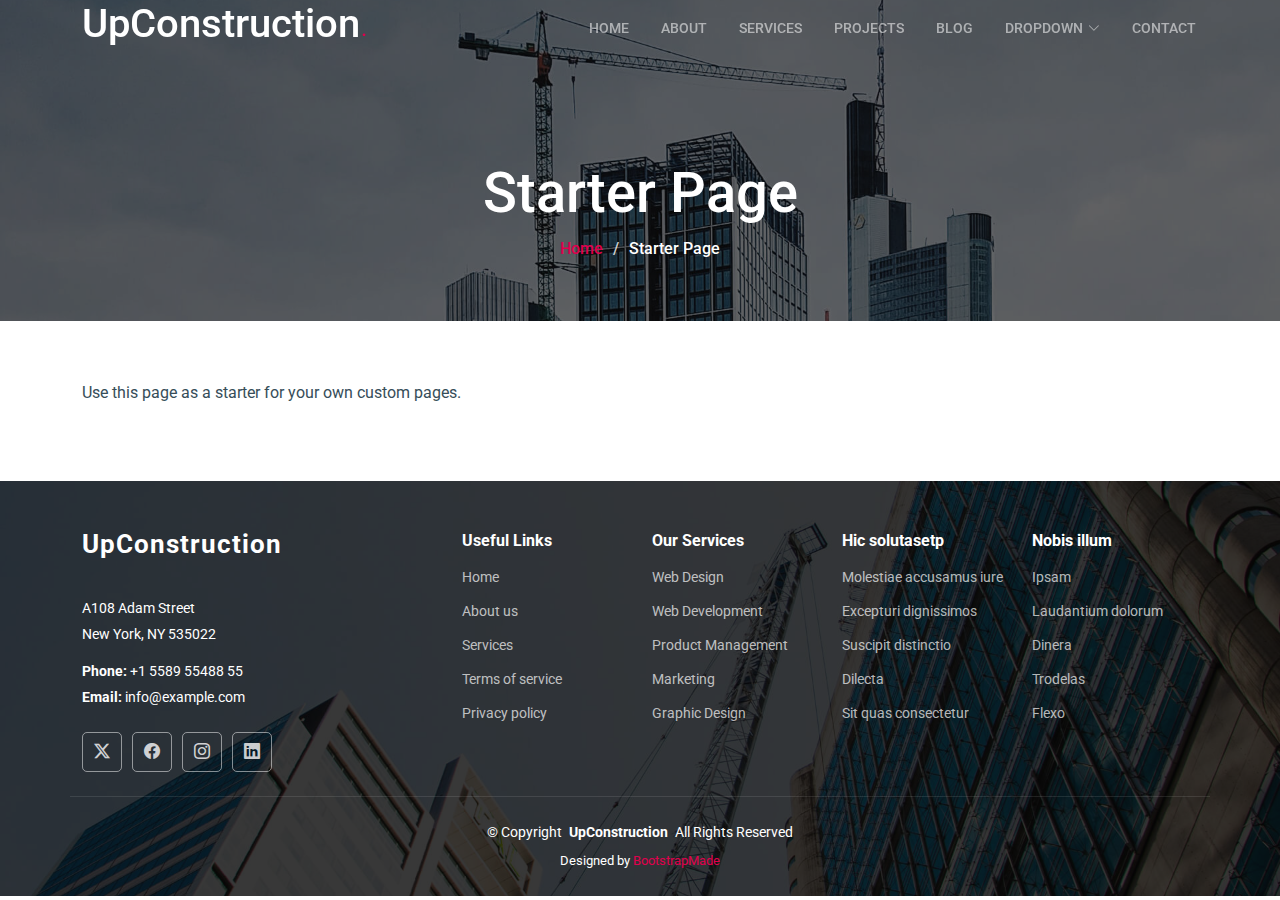
<file: starter-page.html>
<!DOCTYPE html>
<html lang="en">

<head>
  <meta charset="utf-8">
  <meta content="width=device-width, initial-scale=1.0" name="viewport">
  <title>Starter Page - UpConstruction Bootstrap Template</title>
  <meta name="description" content="">
  <meta name="keywords" content="">

  <!-- Favicons -->
  <link href="assets/img/favicon.png" rel="icon">
  <link href="assets/img/apple-touch-icon.png" rel="apple-touch-icon">

  <!-- Fonts -->
  <link href="https://fonts.googleapis.com" rel="preconnect">
  <link href="https://fonts.gstatic.com" rel="preconnect" crossorigin>
  <link href="https://fonts.googleapis.com/css2?family=Roboto:ital,wght@0,100;0,300;0,400;0,500;0,700;0,900;1,100;1,300;1,400;1,500;1,700;1,900&family=Open+Sans:ital,wght@0,300;0,400;0,500;0,600;0,700;0,800;1,300;1,400;1,500;1,600;1,700;1,800&family=Poppins:ital,wght@0,100;0,200;0,300;0,400;0,500;0,600;0,700;0,800;0,900;1,100;1,200;1,300;1,400;1,500;1,600;1,700;1,800;1,900&display=swap" rel="stylesheet">

  <!-- Vendor CSS Files -->
  <link href="assets/vendor/bootstrap/css/bootstrap.min.css" rel="stylesheet">
  <link href="assets/vendor/bootstrap-icons/bootstrap-icons.css" rel="stylesheet">
  <link href="assets/vendor/aos/aos.css" rel="stylesheet">
  <link href="assets/vendor/fontawesome-free/css/all.min.css" rel="stylesheet">
  <link href="assets/vendor/glightbox/css/glightbox.min.css" rel="stylesheet">
  <link href="assets/vendor/swiper/swiper-bundle.min.css" rel="stylesheet">

  <!-- Main CSS File -->
  <link href="assets/css/main.css" rel="stylesheet">

  <!-- =======================================================
  * Template Name: UpConstruction
  * Template URL: https://bootstrapmade.com/upconstruction-bootstrap-construction-website-template/
  * Updated: Aug 07 2024 with Bootstrap v5.3.3
  * Author: BootstrapMade.com
  * License: https://bootstrapmade.com/license/
  ======================================================== -->
</head>

<body class="starter-page-page">

  <header id="header" class="header d-flex align-items-center fixed-top">
    <div class="container-fluid container-xl position-relative d-flex align-items-center justify-content-between">

      <a href="index.html" class="logo d-flex align-items-center">
        <!-- Uncomment the line below if you also wish to use an image logo -->
        <!-- <img src="assets/img/logo.png" alt=""> -->
        <h1 class="sitename">UpConstruction</h1> <span>.</span>
      </a>

      <nav id="navmenu" class="navmenu">
        <ul>
          <li><a href="index.html">Home</a></li>
          <li><a href="about.html">About</a></li>
          <li><a href="services.html">Services</a></li>
          <li><a href="projects.html">Projects</a></li>
          <li><a href="blog.html">Blog</a></li>
          <li class="dropdown"><a href="#"><span>Dropdown</span> <i class="bi bi-chevron-down toggle-dropdown"></i></a>
            <ul>
              <li><a href="#">Dropdown 1</a></li>
              <li class="dropdown"><a href="#"><span>Deep Dropdown</span> <i class="bi bi-chevron-down toggle-dropdown"></i></a>
                <ul>
                  <li><a href="#">Deep Dropdown 1</a></li>
                  <li><a href="#">Deep Dropdown 2</a></li>
                  <li><a href="#">Deep Dropdown 3</a></li>
                  <li><a href="#">Deep Dropdown 4</a></li>
                  <li><a href="#">Deep Dropdown 5</a></li>
                </ul>
              </li>
              <li><a href="#">Dropdown 2</a></li>
              <li><a href="#">Dropdown 3</a></li>
              <li><a href="#">Dropdown 4</a></li>
            </ul>
          </li>
          <li><a href="contact.html">Contact</a></li>
        </ul>
        <i class="mobile-nav-toggle d-xl-none bi bi-list"></i>
      </nav>

    </div>
  </header>

  <main class="main">

    <!-- Page Title -->
    <div class="page-title dark-background" style="background-image: url(assets/img/page-title-bg.jpg);">
      <div class="container position-relative">
        <h1>Starter Page</h1>
        <nav class="breadcrumbs">
          <ol>
            <li><a href="index.html">Home</a></li>
            <li class="current">Starter Page</li>
          </ol>
        </nav>
      </div>
    </div><!-- End Page Title -->

    <!-- Starter Section Section -->
    <section id="starter-section" class="starter-section section">

      <div class="container" data-aos="fade-up">
        <p>Use this page as a starter for your own custom pages.</p>
      </div>

    </section><!-- /Starter Section Section -->

  </main>

  <footer id="footer" class="footer dark-background">

    <div class="container footer-top">
      <div class="row gy-4">
        <div class="col-lg-4 col-md-6 footer-about">
          <a href="index.html" class="logo d-flex align-items-center">
            <span class="sitename">UpConstruction</span>
          </a>
          <div class="footer-contact pt-3">
            <p>A108 Adam Street</p>
            <p>New York, NY 535022</p>
            <p class="mt-3"><strong>Phone:</strong> <span>+1 5589 55488 55</span></p>
            <p><strong>Email:</strong> <span>info@example.com</span></p>
          </div>
          <div class="social-links d-flex mt-4">
            <a href=""><i class="bi bi-twitter-x"></i></a>
            <a href=""><i class="bi bi-facebook"></i></a>
            <a href=""><i class="bi bi-instagram"></i></a>
            <a href=""><i class="bi bi-linkedin"></i></a>
          </div>
        </div>

        <div class="col-lg-2 col-md-3 footer-links">
          <h4>Useful Links</h4>
          <ul>
            <li><a href="#">Home</a></li>
            <li><a href="#">About us</a></li>
            <li><a href="#">Services</a></li>
            <li><a href="#">Terms of service</a></li>
            <li><a href="#">Privacy policy</a></li>
          </ul>
        </div>

        <div class="col-lg-2 col-md-3 footer-links">
          <h4>Our Services</h4>
          <ul>
            <li><a href="#">Web Design</a></li>
            <li><a href="#">Web Development</a></li>
            <li><a href="#">Product Management</a></li>
            <li><a href="#">Marketing</a></li>
            <li><a href="#">Graphic Design</a></li>
          </ul>
        </div>

        <div class="col-lg-2 col-md-3 footer-links">
          <h4>Hic solutasetp</h4>
          <ul>
            <li><a href="#">Molestiae accusamus iure</a></li>
            <li><a href="#">Excepturi dignissimos</a></li>
            <li><a href="#">Suscipit distinctio</a></li>
            <li><a href="#">Dilecta</a></li>
            <li><a href="#">Sit quas consectetur</a></li>
          </ul>
        </div>

        <div class="col-lg-2 col-md-3 footer-links">
          <h4>Nobis illum</h4>
          <ul>
            <li><a href="#">Ipsam</a></li>
            <li><a href="#">Laudantium dolorum</a></li>
            <li><a href="#">Dinera</a></li>
            <li><a href="#">Trodelas</a></li>
            <li><a href="#">Flexo</a></li>
          </ul>
        </div>

      </div>
    </div>

    <div class="container copyright text-center mt-4">
      <p>© <span>Copyright</span> <strong class="px-1 sitename">UpConstruction</strong> <span>All Rights Reserved</span></p>
      <div class="credits">
        <!-- All the links in the footer should remain intact. -->
        <!-- You can delete the links only if you've purchased the pro version. -->
        <!-- Licensing information: https://bootstrapmade.com/license/ -->
        <!-- Purchase the pro version with working PHP/AJAX contact form: [buy-url] -->
        Designed by <a href="https://bootstrapmade.com/">BootstrapMade</a>
      </div>
    </div>

  </footer>

  <!-- Scroll Top -->
  <a href="#" id="scroll-top" class="scroll-top d-flex align-items-center justify-content-center"><i class="bi bi-arrow-up-short"></i></a>

  <!-- Preloader -->
  <div id="preloader"></div>

  <!-- Vendor JS Files -->
  <script src="assets/vendor/bootstrap/js/bootstrap.bundle.min.js"></script>
  <script src="assets/vendor/php-email-form/validate.js"></script>
  <script src="assets/vendor/aos/aos.js"></script>
  <script src="assets/vendor/glightbox/js/glightbox.min.js"></script>
  <script src="assets/vendor/imagesloaded/imagesloaded.pkgd.min.js"></script>
  <script src="assets/vendor/isotope-layout/isotope.pkgd.min.js"></script>
  <script src="assets/vendor/swiper/swiper-bundle.min.js"></script>
  <script src="assets/vendor/purecounter/purecounter_vanilla.js"></script>

  <!-- Main JS File -->
  <script src="assets/js/main.js"></script>

</body>

</html>
</file>
<file: assets/css/main.css>
:root {
  --default-font: "Roboto";
  --heading-font: "Roboto",  sans-serif;
  --nav-font: "Roboto",  sans-serif;
}

/* Global Colors - The following color variables are used throughout the website. Updating them here will change the color scheme of the entire website */
:root { 
  --background-color: #ffffff; /* Background color for the entire website, including individual sections */
  --default-color: #364d59; /* Default color used for the majority of the text content across the entire website */
  --heading-color: #52565e; /* Color for headings, subheadings and title throughout the website */
  --accent-color: #E0004D; /* Accent color that represents your brand on the website. It's used for buttons, links, and other elements that need to stand out */
  --surface-color: #ffffff; /* The surface color is used as a background of boxed elements within sections, such as cards, icon boxes, or other elements that require a visual separation from the global background. */
  --contrast-color: #ffffff; /* Contrast color for text, ensuring readability against backgrounds of accent, heading, or default colors. */
}

/* Nav Menu Colors - The following color variables are used specifically for the navigation menu. They are separate from the global colors to allow for more customization options */
:root {
  --nav-color: rgba(255, 255, 255, 0.55);  /* The default color of the main navmenu links */
  --nav-hover-color: #ffffff; /* Applied to main navmenu links when they are hovered over or active */
  --nav-mobile-background-color: #ffffff; /* Used as the background color for mobile navigation menu */
  --nav-dropdown-background-color: #ffffff; /* Used as the background color for dropdown items that appear when hovering over primary navigation items */
  --nav-dropdown-color: #212529; /* Used for navigation links of the dropdown items in the navigation menu. */
  --nav-dropdown-hover-color: #feb900; /* Similar to --nav-hover-color, this color is applied to dropdown navigation links when they are hovered over. */
}

/* Color Presets - These classes override global colors when applied to any section or element, providing reuse of the sam color scheme. */

.light-background {
  --background-color: #f4f7f6;
  --surface-color: #ffffff;
}

.dark-background {
  --background-color: #060606;
  --default-color: #ffffff;
  --heading-color: #ffffff;
  --surface-color: #252525;
  --contrast-color: #ffffff;
}

/* Smooth scroll */
:root {
  scroll-behavior: smooth;
}

/*--------------------------------------------------------------
# General Styling & Shared Classes
--------------------------------------------------------------*/
body {
  color: var(--default-color);
  background-color: var(--background-color);
  font-family: var(--default-font);
}

a {
  color: var(--accent-color);
  text-decoration: none;
  transition: 0.3s;
}

a:hover {
  color: color-mix(in srgb, var(--accent-color), transparent 25%);
  text-decoration: none;
}

h1,
h2,
h3,
h4,
h5,
h6 {
  color: var(--heading-color);
  font-family: var(--heading-font);
}

/* PHP Email Form Messages
------------------------------*/
.php-email-form .error-message {
  display: none;
  background: #df1529;
  color: #ffffff;
  text-align: left;
  padding: 15px;
  margin-bottom: 24px;
  font-weight: 600;
}

.php-email-form .sent-message {
  display: none;
  color: #ffffff;
  background: #059652;
  text-align: center;
  padding: 15px;
  margin-bottom: 24px;
  font-weight: 600;
}

.php-email-form .loading {
  display: none;
  background: var(--surface-color);
  text-align: center;
  padding: 15px;
  margin-bottom: 24px;
}

.php-email-form .loading:before {
  content: "";
  display: inline-block;
  border-radius: 50%;
  width: 24px;
  height: 24px;
  margin: 0 10px -6px 0;
  border: 3px solid var(--accent-color);
  border-top-color: var(--surface-color);
  animation: php-email-form-loading 1s linear infinite;
}

@keyframes php-email-form-loading {
  0% {
    transform: rotate(0deg);
  }

  100% {
    transform: rotate(360deg);
  }
}

/*--------------------------------------------------------------
# Global Header
--------------------------------------------------------------*/
.header {
  --background-color: rgba(255, 255, 255, 0);
  --default-color: #ffffff;
  --heading-color: #ffffff;
  color: var(--default-color);
  background-color: var(--background-color);
  transition: all 0.5s;
  z-index: 997;
}

.header .logo img {
  height: 100px;
  width: 230px;
  margin-right: 8px;
}

.header .logo span {
  font-size: 24px;
  padding-left: 1px;
  font-family: var(--heading-font);
  color: var(--color-primary);
}

.scrolled .header {
  box-shadow: 0px 0 18px rgba(0, 0, 0, 0.1);
}

/* Global Header on Scroll
------------------------------*/
.scrolled .header {
  --background-color: rgba(255, 255, 255, 0.95);
  --heading-color: #3c3c3c;
  --nav-color: #3c3c3c;
  --nav-hover-color: #3c3c3c;
  
}

/*--------------------------------------------------------------
# Navigation Menu
--------------------------------------------------------------*/
/* Desktop Navigation */
@media (min-width: 1200px) {
  .navmenu {
    padding: 0;
  }

  .navmenu ul {
    margin: 0;
    padding: 0;
    display: flex;
    list-style: none;
    align-items: center;
  }

  .navmenu li {
    position: relative;
  }

  .navmenu>ul>li {
    white-space: nowrap;
    padding: 15px 14px;
  }

  .navmenu>ul>li:last-child {
    padding-right: 0;
  }

  .navmenu a,
  .navmenu a:focus {
    color: var(--nav-color);
    font-size: 14px;
    padding: 0 2px;
    font-family: var(--nav-font);
    font-weight: 500;
    display: flex;
    align-items: center;
    justify-content: space-between;
    white-space: nowrap;
    transition: 0.3s;
    position: relative;
    text-transform: uppercase;
  }

  .navmenu a i,
  .navmenu a:focus i {
    font-size: 12px;
    line-height: 0;
    margin-left: 5px;
    transition: 0.3s;
  }

  .navmenu>ul>li>a:before {
    content: "";
    position: absolute;
    height: 2px;
    bottom: -6px;
    left: 0;
    background-color: var(--accent-color);
    visibility: hidden;
    width: 0px;
    transition: all 0.3s ease-in-out 0s;
  }

  .navmenu a:hover:before,
  .navmenu li:hover>a:before,
  .navmenu .active:before {
    visibility: visible;
    width: 100%;
  }

  .navmenu li:hover>a,
  .navmenu .active,
  .navmenu .active:focus {
    color: var(--nav-hover-color);
  }

  .navmenu .dropdown ul {
    margin: 0;
    padding: 10px 0;
    background: var(--nav-dropdown-background-color);
    display: block;
    position: absolute;
    visibility: hidden;
    left: 14px;
    top: 130%;
    opacity: 0;
    transition: 0.3s;
    border-radius: 4px;
    z-index: 99;
    box-shadow: 0px 0px 30px rgba(0, 0, 0, 0.1);
  }

  .navmenu .dropdown ul li {
    min-width: 200px;
  }

  .navmenu .dropdown ul a {
    padding: 10px 20px;
    font-size: 15px;
    text-transform: none;
    font-weight: 400;
    color: var(--nav-dropdown-color);
  }

  .navmenu .dropdown ul a i {
    font-size: 12px;
  }

  .navmenu .dropdown ul a:hover,
  .navmenu .dropdown ul .active:hover,
  .navmenu .dropdown ul li:hover>a {
    color: #E0004D;
  }

  .navmenu .dropdown:hover>ul {
    opacity: 1;
    top: 100%;
    visibility: visible;
  }

  .navmenu .dropdown .dropdown ul {
    top: 0;
    left: -90%;
    visibility: hidden;
  }

  .navmenu .dropdown .dropdown:hover>ul {
    opacity: 1;
    top: 0;
    left: -100%;
    visibility: visible;
  }
}

/* Mobile Navigation */
@media (max-width: 1199px) {
  .mobile-nav-toggle {
    color: var(--nav-color);
    font-size: 28px;
    line-height: 0;
    margin-right: 10px;
    cursor: pointer;
    transition: color 0.3s;
  }

  .navmenu {
    padding: 0;
    z-index: 9997;
  }

  .navmenu ul {
    display: none;
    list-style: none;
    position: absolute;
    inset: 60px 20px 20px 20px;
    padding: 10px 0;
    margin: 0;
    border-radius: 6px;
    background-color: var(--nav-mobile-background-color);
    border: 1px solid color-mix(in srgb, var(--default-color), transparent 90%);
    box-shadow: none;
    overflow-y: auto;
    transition: 0.3s;
    z-index: 9998;
  }

  .navmenu a,
  .navmenu a:focus {
    color: var(--nav-dropdown-color);
    padding: 10px 20px;
    font-family: var(--nav-font);
    font-size: 17px;
    font-weight: 500;
    display: flex;
    align-items: center;
    justify-content: space-between;
    white-space: nowrap;
    transition: 0.3s;
  }

  .navmenu a i,
  .navmenu a:focus i {
    font-size: 12px;
    line-height: 0;
    margin-left: 5px;
    width: 30px;
    height: 30px;
    display: flex;
    align-items: center;
    justify-content: center;
    border-radius: 50%;
    transition: 0.3s;
    background-color: color-mix(in srgb, var(--accent-color), transparent 90%);
  }

  .navmenu a i:hover,
  .navmenu a:focus i:hover {
    background-color: var(--accent-color);
    color: var(--contrast-color);
  }

  .navmenu a:hover,
  .navmenu .active,
  .navmenu .active:focus {
    color: var(--nav-dropdown-hover-color);
  }

  .navmenu .active i,
  .navmenu .active:focus i {
    background-color: var(--accent-color);
    color: var(--contrast-color);
    transform: rotate(180deg);
  }

  .navmenu .dropdown ul {
    position: static;
    display: none;
    z-index: 99;
    padding: 10px 0;
    margin: 10px 20px;
    background-color: var(--nav-dropdown-background-color);
    transition: all 0.5s ease-in-out;
  }

  .navmenu .dropdown ul ul {
    background-color: rgba(33, 37, 41, 0.1);
  }

  .navmenu .dropdown>.dropdown-active {
    display: block;
    background-color: rgba(33, 37, 41, 0.03);
  }

  .mobile-nav-active {
    overflow: hidden;
  }

  .mobile-nav-active .mobile-nav-toggle {
    color: #fff;
    position: absolute;
    font-size: 32px;
    top: 15px;
    right: 15px;
    margin-right: 0;
    z-index: 9999;
  }

  .mobile-nav-active .navmenu {
    position: fixed;
    overflow: hidden;
    inset: 0;
    background: rgba(33, 37, 41, 0.8);
    transition: 0.3s;
  }

  .mobile-nav-active .navmenu>ul {
    display: block;
  }
}

/*--------------------------------------------------------------
# Global Footer
--------------------------------------------------------------*/
.footer {
  color: var(--default-color);
  background-color: var(--background-color);
  background: url("../img/footer-bg.jpg") top center no-repeat;
  background-size: cover;
  font-size: 14px;
  position: relative;
}

.footer .container {
  position: relative;
}

.footer:before {
  content: "";
  background: color-mix(in srgb, var(--background-color), transparent 20%);
  position: absolute;
  inset: 0;
}

.footer .footer-top {
  padding-top: 50px;
}

.footer .footer-about .logo {
  line-height: 1;
  margin-bottom: 25px;
}

.footer .footer-about .logo img {
  max-height: 40px;
  margin-right: 6px;
}

.footer .footer-about .logo span {
  color: var(--heading-color);
  font-family: var(--heading-font);
  font-size: 26px;
  font-weight: 700;
  letter-spacing: 1px;
}

.footer .footer-about p {
  font-size: 14px;
  font-family: var(--heading-font);
}

.footer .social-links a {
  display: flex;
  align-items: center;
  justify-content: center;
  width: 40px;
  height: 40px;
  border-radius: 5px;
  border: 1px solid color-mix(in srgb, var(--default-color), transparent 50%);
  font-size: 16px;
  color: color-mix(in srgb, var(--default-color), transparent 20%);
  margin-right: 10px;
  transition: 0.3s;
}

.footer .social-links a:hover {
  color: var(--accent-color);
  border-color: var(--accent-color);
}

.footer h4 {
  font-size: 16px;
  font-weight: bold;
  position: relative;
  padding-bottom: 12px;
}

.footer .footer-links {
  margin-bottom: 30px;
}

.footer .footer-links ul {
  list-style: none;
  padding: 0;
  margin: 0;
}

.footer .footer-links ul i {
  padding-right: 2px;
  font-size: 12px;
  line-height: 0;
}

.footer .footer-links ul li {
  padding: 10px 0;
  display: flex;
  align-items: center;
}

.footer .footer-links ul li:first-child {
  padding-top: 0;
}

.footer .footer-links ul a {
  color: color-mix(in srgb, var(--default-color), transparent 30%);
  display: inline-block;
  line-height: 1;
}

.footer .footer-links ul a:hover {
  color: var(--accent-color);
}

.footer .footer-contact p {
  margin-bottom: 5px;
}

.footer .copyright {
  padding-top: 25px;
  padding-bottom: 25px;
  border-top: 1px solid color-mix(in srgb, var(--default-color), transparent 90%);
}

.footer .copyright p {
  margin-bottom: 0;
}

.footer .credits {
  margin-top: 8px;
  font-size: 13px;
}

/*--------------------------------------------------------------
# Preloader
--------------------------------------------------------------*/
#preloader {
  position: fixed;
  inset: 0;
  z-index: 999999;
  overflow: hidden;
  background: var(--background-color);
  transition: all 0.6s ease-out;
}

#preloader:before {
  content: "";
  position: fixed;
  top: calc(50% - 30px);
  left: calc(50% - 30px);
  border: 6px solid #ffffff;
  border-color: var(--accent-color) transparent var(--accent-color) transparent;
  border-radius: 50%;
  width: 60px;
  height: 60px;
  animation: animate-preloader 1.5s linear infinite;
}

@keyframes animate-preloader {
  0% {
    transform: rotate(0deg);
  }

  100% {
    transform: rotate(360deg);
  }
}

/*--------------------------------------------------------------
# Scroll Top Button
--------------------------------------------------------------*/
.scroll-top {
  position: fixed;
  visibility: hidden;
  opacity: 0;
  right: 15px;
  bottom: 15px;
  z-index: 99999;
  background-color: var(--accent-color);
  width: 40px;
  height: 40px;
  border-radius: 4px;
  transition: all 0.4s;
}

.scroll-top i {
  font-size: 24px;
  color: var(--default-color);
  line-height: 0;
}

.scroll-top:hover {
  background-color: color-mix(in srgb, var(--accent-color), transparent 20%);
  color: var(--contrast-color);
}

.scroll-top.active {
  visibility: visible;
  opacity: 1;
}

/*--------------------------------------------------------------
# Disable aos animation delay on mobile devices
--------------------------------------------------------------*/
@media screen and (max-width: 768px) {
  [data-aos-delay] {
    transition-delay: 0 !important;
  }
}

/*--------------------------------------------------------------
# Global Page Titles & Breadcrumbs
--------------------------------------------------------------*/
.page-title {
  color: var(--default-color);
  background-color: var(--background-color);
  background-size: cover;
  background-position: center;
  background-repeat: no-repeat;
  padding: 160px 0 60px 0;
  text-align: center;
  position: relative;
}

.page-title:before {
  content: "";
  background-color: color-mix(in srgb, var(--background-color), transparent 40%);
  position: absolute;
  inset: 0;
}

.page-title h1 {
  font-size: 56px;
  font-weight: 500;
  margin-bottom: 10px;
}

.page-title .breadcrumbs ol {
  display: flex;
  flex-wrap: wrap;
  list-style: none;
  justify-content: center;
  padding: 0;
  margin: 0;
  font-size: 16px;
  font-weight: 500;
}

.page-title .breadcrumbs ol li+li {
  padding-left: 10px;
}

.page-title .breadcrumbs ol li+li::before {
  content: "/";
  display: inline-block;
  padding-right: 10px;
  color: color-mix(in srgb, var(--default-color), transparent 20%);
}

/*--------------------------------------------------------------
# Global Sections
--------------------------------------------------------------*/
section,
.section {
  color: var(--default-color);
  background-color: var(--background-color);
  padding: 60px 0;
  scroll-margin-top: 92px;
  overflow: clip;
}

@media (max-width: 1199px) {

  section,
  .section {
    scroll-margin-top: 76px;
  }
}

/*--------------------------------------------------------------
# Global Section Titles
--------------------------------------------------------------*/
.section-title {
  text-align: center;
  padding-bottom: 60px;
  position: relative;
}

.section-title h2 {
  font-size: 32px;
  font-weight: 700;
  position: relative;
}

.section-title h2:before,
.section-title h2:after {
  content: "";
  width: 50px;
  height: 2px;
  background: var(--accent-color);
  display: inline-block;
}

.section-title h2:before {
  margin: 0 15px 10px 0;
}

.section-title h2:after {
  margin: 0 0 10px 15px;
}

.section-title p {
  margin-bottom: 0;
}

/*--------------------------------------------------------------
# Hero Section
--------------------------------------------------------------*/
.hero {
  width: 100%;
  min-height: 100vh;
  position: relative;
  padding: 0;
  display: flex;
  align-items: center;
  justify-content: center;
  overflow: hidden;
}

.hero .info {
  position: relative;
  inset: 0;
  z-index: 3;
  padding: 140px 0 60px 0;
}

@media (max-width: 768px),
(max-height: 480px) {
  .hero .info {
    padding: 100px 50px 60px 50px;
  }
}

.hero .info h2 {
  margin-bottom: 30px;
  padding-bottom: 30px;
  font-size: 56px;
  font-weight: 700;
  position: relative;
  color: #E0004D;
}

.hero .info h2:after {
  content: "";
  position: absolute;
  display: block;
  width: 80px;
  height: 4px;
  background: #1815c2;
  left: 0;
  right: 0;
  bottom: 0;
  margin: auto;
  
}

@media (max-width: 768px) {
  .hero .info h2 {
    font-size: 36px;
  }
}

.hero .info p {
  color: color-mix(in srgb, var(--default-color), transparent 20%);
  font-size: 18px;
  color: #ffffff;
}

.hero .info .btn-get-started {
  color: var(--contrast-color);
  font-family: var(--heading-font);
  font-weight: 500;
  font-size: 16px;
  letter-spacing: 1px;
  display: inline-block;
  padding: 12px 40px;
  border-radius: 50px;
  transition: 0.5s;
  margin: 10px;
  border: 2px solid var(--accent-color);
}

.hero .info .btn-get-started:hover {
  background: var(--accent-color);
}

.hero .carousel {
  inset: 0;
  position: absolute;
  overflow: hidden;
}

.hero .carousel-item {
  position: absolute;
  inset: 0;
  background-size: cover;
  background-position: center;
  background-repeat: no-repeat;
  overflow: hidden;
  transition-duration: 0.4s;
}

.hero .carousel-item img {
  position: absolute;
  inset: 0;
  display: block;
  width: 100%;
  height: 100%;
  object-fit: cover;
  z-index: 1;
}

.hero .carousel-item::before {
  content: "";
  background-color: color-mix(in srgb, var(--background-color), transparent 30%);
  position: absolute;
  inset: 0;
  z-index: 2;
}

.hero .carousel-control-prev {
  justify-content: start;
}

@media (min-width: 640px) {
  .hero .carousel-control-prev {
    padding-left: 15px;
  }
}

.hero .carousel-control-next {
  justify-content: end;
}

@media (min-width: 640px) {
  .hero .carousel-control-next {
    padding-right: 15px;
  }
}

.hero .carousel-control-next-icon,
.hero .carousel-control-prev-icon {
  background: none;
  font-size: 26px;
  line-height: 0;
  background: color-mix(in srgb, var(--default-color), transparent 80%);
  color: color-mix(in srgb, var(--default-color), transparent 40%);
  border-radius: 50px;
  width: 54px;
  height: 54px;
  display: flex;
  align-items: center;
  justify-content: center;
}

.hero .carousel-control-prev,
.hero .carousel-control-next {
  z-index: 3;
  transition: 0.3s;
}

.hero .carousel-control-prev:focus,
.hero .carousel-control-next:focus {
  opacity: 0.5;
}

.hero .carousel-control-prev:hover,
.hero .carousel-control-next:hover {
  opacity: 0.9;
}

/*--------------------------------------------------------------
# Get Started Section
--------------------------------------------------------------*/
.get-started .content {
  padding: 30px 0;
}

.get-started .content h3 {
  font-size: 36px;
  font-weight: 600;
  margin-bottom: 25px;
  padding-bottom: 25px;
  position: relative;
}

.get-started .content h3:after {
  content: "";
  position: absolute;
  display: block;
  width: 60px;
  height: 4px;
  background: var(--accent-color);
  left: 0;
  bottom: 0;
}

.get-started .content p {
  font-size: 14px;
}

.get-started .php-email-form {
  background: color-mix(in srgb, var(--default-color), transparent 97%);
  padding: 30px;
  height: 100%;
}

@media (max-width: 575px) {
  .get-started .php-email-form {
    padding: 20px;
  }
}

.get-started .php-email-form h3 {
  font-size: 14px;
  font-weight: 700;
  text-transform: uppercase;
  letter-spacing: 1px;
}

.get-started .php-email-form p {
  font-size: 14px;
  margin-bottom: 20px;
}

.get-started .php-email-form input[type=text],
.get-started .php-email-form input[type=email],
.get-started .php-email-form textarea {
  font-size: 14px;
  padding: 10px 15px;
  box-shadow: none;
  border-radius: 0;
  color: var(--default-color);
  background-color: color-mix(in srgb, var(--background-color), transparent 20%);
  border-color: color-mix(in srgb, var(--default-color), transparent 80%);
}

.get-started .php-email-form input[type=text]:focus,
.get-started .php-email-form input[type=email]:focus,
.get-started .php-email-form textarea:focus {
  border-color: var(--accent-color);
}

.get-started .php-email-form input[type=text]::placeholder,
.get-started .php-email-form input[type=email]::placeholder,
.get-started .php-email-form textarea::placeholder {
  color: color-mix(in srgb, var(--default-color), transparent 70%);
}

.get-started .php-email-form button[type=submit] {
  color: var(--contrast-color);
  background: var(--accent-color);
  border: 0;
  padding: 10px 30px;
  transition: 0.4s;
  border-radius: 4px;
}

.get-started .php-email-form button[type=submit]:hover {
  background: color-mix(in srgb, var(--accent-color), transparent 20%);
}

/*--------------------------------------------------------------
# Constructions Section
--------------------------------------------------------------*/
.constructions .card-item {
  background-color: var(--surface-color);
  border: 1px solid color-mix(in srgb, var(--default-color), transparent 85%);
  position: relative;
  border-radius: 0;
}

.constructions .card-item .card-bg {
  min-height: 300px;
  position: relative;
}

.constructions .card-item .card-bg img {
  position: absolute;
  inset: 0;
  display: block;
  width: 100%;
  height: 100%;
  object-fit: cover;
  object-position: center;
  z-index: 1;
}

.constructions .card-item .card-body {
  padding: 30px;
}

.constructions .card-item h4 {
  font-weight: 700;
  font-size: 20px;
  margin-bottom: 15px;
}

.constructions .card-item p {
  color: color-mix(in srgb, var(--default-color), transparent 40%);
  margin: 0;
}

/*--------------------------------------------------------------
# Services Section
--------------------------------------------------------------*/
.services .service-item {
  background-color: var(--surface-color);
  padding: 40px;
  box-shadow: 0px 0 30px rgba(0, 0, 0, 0.1);
  height: 100%;
}

.services .service-item .icon {
  width: 48px;
  height: 48px;
  position: relative;
  margin-bottom: 50px;
}

.services .service-item .icon i {
  color: var(--heading-color);
  font-size: 56px;
  transition: ease-in-out 0.3s;
  z-index: 2;
  position: relative;
}

.services .service-item .icon:before {
  position: absolute;
  content: "";
  height: 100%;
  width: 100%;
  background: color-mix(in srgb, var(--heading-color), transparent 95%);
  border-radius: 50px;
  z-index: 1;
  top: 10px;
  right: -20px;
  transition: 0.3s;
}

.services .service-item h3 {
  color: color-mix(in srgb, var(--heading-color), transparent 20%);
  font-weight: 700;
  margin: 0 0 20px 0;
  padding-bottom: 8px;
  font-size: 22px;
  position: relative;
  display: inline-block;
  border-bottom: 4px solid color-mix(in srgb, var(--heading-color), transparent 90%);
  transition: 0.3s;
}

.services .service-item p {
  line-height: 24px;
  font-size: 14px;
  margin-bottom: 0;
}

.services .service-item .readmore {
  margin-top: 15px;
  display: inline-block;
  color: color-mix(in srgb, var(--default-color), transparent 30%);
}

.services .service-item:hover .icon i {
  color: var(--heading-color);
}

.services .service-item:hover .icon:before {
  background: var(--accent-color);
}

.services .service-item:hover h3 {
  border-color: var(--accent-color);
  color: var(--heading-color);
}

.services .service-item:hover .readmore {
  color: var(--accent-color);
}

/*--------------------------------------------------------------
# Alt Services Section
--------------------------------------------------------------*/
.alt-services .features-image {
  position: relative;
  min-height: 400px;
}

.alt-services .features-image img {
  position: absolute;
  inset: 0;
  display: block;
  width: 100%;
  height: 100%;
  object-fit: cover;
  z-index: 1;
}

.alt-services h3 {
  font-size: 28px;
  font-weight: 700;
  margin-bottom: 20px;
  padding-bottom: 20px;
  position: relative;
}

.alt-services h3:after {
  content: "";
  background: var(--accent-color);
  position: absolute;
  display: block;
  width: 50px;
  height: 3px;
  left: 0;
  bottom: 0;
}

.alt-services .icon-box {
  margin-top: 50px;
}

.alt-services .icon-box i {
  color: var(--accent-color);
  background-color: var(--surface-color);
  display: flex;
  align-items: center;
  justify-content: center;
  margin-right: 25px;
  font-size: 28px;
  width: 56px;
  height: 56px;
  border-radius: 4px;
  line-height: 0;
  box-shadow: 0px 2px 30px rgba(0, 0, 0, 0.1);
  transition: 0.3s;
}

.alt-services .icon-box:hover i {
  background-color: var(--accent-color);
  color: var(--contrast-color);
}

.alt-services .icon-box h4 {
  font-weight: 700;
  margin-bottom: 10px;
  font-size: 18px;
}

.alt-services .icon-box h4 a {
  color: var(--heading-color);
  transition: 0.3s;
}

.alt-services .icon-box h4 a:hover {
  color: var(--accent-color);
}

.alt-services .icon-box p {
  line-height: 24px;
  font-size: 14px;
  margin-bottom: 0;
}

/*--------------------------------------------------------------
# Features Section
--------------------------------------------------------------*/
.features .nav-tabs {
  border: 0;
}

.features .nav-link {
  color: var(--heading-color);
  padding: 15px 0;
  transition: 0.3s;
  border-radius: 0;
  display: flex;
  align-items: center;
  justify-content: center;
  cursor: pointer;
  height: 100%;
  border: 0;
  border-bottom: 4px solid color-mix(in srgb, var(--default-color), transparent 90%);
}

.features .nav-link i {
  padding-right: 15px;
  font-size: 48px;
}

.features .nav-link h4 {
  font-size: 18px;
  font-weight: 600;
  margin: 0;
}

@media (max-width: 575px) {
  .features .nav-link h4 {
    font-size: 16px;
  }
}

.features .nav-link:hover {
  color: var(--accent-color);
  border-color: color-mix(in srgb, var(--default-color), transparent 80%);
}

.features .nav-link.active {
  background-color: var(--background-color);
  color: var(--accent-color);
  border-color: var(--accent-color);
}

.features .tab-content {
  margin-top: 30px;
}

.features .tab-pane h3 {
  color: var(--heading-color);
  font-weight: 700;
  font-size: 32px;
  position: relative;
  margin-bottom: 20px;
  padding-bottom: 20px;
}

.features .tab-pane h3:after {
  content: "";
  position: absolute;
  display: block;
  width: 60px;
  height: 3px;
  background: var(--accent-color);
  left: 0;
  bottom: 0;
}

.features .tab-pane ul {
  list-style: none;
  padding: 0;
}

.features .tab-pane ul li {
  padding-top: 10px;
}

.features .tab-pane ul i {
  font-size: 20px;
  padding-right: 4px;
  color: var(--accent-color);
}

.features .tab-pane p:last-child {
  margin-bottom: 0;
}

/*--------------------------------------------------------------
# Projects Section
--------------------------------------------------------------*/
.projects .portfolio-filters {
  padding: 0;
  margin: 0 auto 20px auto;
  list-style: none;
  text-align: center;
}

.projects .portfolio-filters li {
  cursor: pointer;
  display: inline-block;
  padding: 0;
  font-size: 18px;
  font-weight: 500;
  margin: 0 10px;
  line-height: 1;
  margin-bottom: 5px;
  transition: all 0.3s ease-in-out;
}

.projects .portfolio-filters li:hover,
.projects .portfolio-filters li.filter-active {
  color: var(--accent-color);
}

.projects .portfolio-filters li:first-child {
  margin-left: 0;
}

.projects .portfolio-filters li:last-child {
  margin-right: 0;
}

@media (max-width: 575px) {
  .projects .portfolio-filters li {
    font-size: 14px;
    margin: 0 5px;
  }
}

.projects .portfolio-content {
  position: relative;
  overflow: hidden;
}

.projects .portfolio-content img {
  transition: 0.3s;
}

.projects .portfolio-content .portfolio-info {
  opacity: 0;
  position: absolute;
  inset: 0;
  z-index: 3;
  transition: all ease-in-out 0.3s;
  background: rgba(0, 0, 0, 0.6);
  padding: 15px;
}

.projects .portfolio-content .portfolio-info h4 {
  font-size: 14px;
  padding: 5px 10px;
  font-weight: 400;
  color: #ffffff;
  display: inline-block;
  background-color: var(--accent-color);
}

.projects .portfolio-content .portfolio-info p {
  position: absolute;
  bottom: 10px;
  text-align: center;
  display: inline-block;
  left: 0;
  right: 0;
  font-size: 16px;
  font-weight: 600;
  color: rgba(255, 255, 255, 0.8);
}

.projects .portfolio-content .portfolio-info .preview-link,
.projects .portfolio-content .portfolio-info .details-link {
  position: absolute;
  left: calc(50% - 40px);
  font-size: 26px;
  top: calc(50% - 14px);
  color: #fff;
  transition: 0.3s;
  line-height: 1.2;
}

.projects .portfolio-content .portfolio-info .preview-link:hover,
.projects .portfolio-content .portfolio-info .details-link:hover {
  color: var(--accent-color);
}

.projects .portfolio-content .portfolio-info .details-link {
  left: 50%;
  font-size: 34px;
  line-height: 0;
}

.projects .portfolio-content:hover .portfolio-info {
  opacity: 1;
}

.projects .portfolio-content:hover img {
  transform: scale(1.1);
}

/*--------------------------------------------------------------
# Testimonials Section
--------------------------------------------------------------*/
.testimonials .testimonial-wrap {
  padding-left: 50px;
}

.testimonials .testimonials-carousel,
.testimonials .testimonials-slider {
  overflow: hidden;
}

.testimonials .testimonial-item {
  background-color: var(--surface-color);
  box-shadow: 0px 2px 15px rgba(0, 0, 0, 0.1);
  box-sizing: content-box;
  padding: 30px 30px 30px 60px;
  margin: 30px 15px;
  min-height: 200px;
  position: relative;
}

.testimonials .testimonial-item .testimonial-img {
  width: 90px;
  border-radius: 10px;
  border: 6px solid var(--background-color);
  position: absolute;
  left: -45px;
}

.testimonials .testimonial-item h3 {
  font-size: 18px;
  font-weight: bold;
  margin: 10px 0 5px 0;
}

.testimonials .testimonial-item h4 {
  color: color-mix(in srgb, var(--default-color), transparent 50%);
  font-size: 14px;
  margin: 0;
}

.testimonials .testimonial-item .stars {
  margin: 10px 0;
}

.testimonials .testimonial-item .stars i {
  color: #ffc107;
  margin: 0 1px;
}

.testimonials .testimonial-item .quote-icon-left,
.testimonials .testimonial-item .quote-icon-right {
  color: color-mix(in srgb, var(--accent-color), transparent 60%);
  font-size: 26px;
  line-height: 0;
}

.testimonials .testimonial-item .quote-icon-left {
  display: inline-block;
  left: -5px;
  position: relative;
}

.testimonials .testimonial-item .quote-icon-right {
  display: inline-block;
  right: -5px;
  position: relative;
  top: 10px;
  transform: scale(-1, -1);
}

.testimonials .testimonial-item p {
  font-style: italic;
  margin: 15px auto 15px auto;
}

.testimonials .swiper-wrapper {
  height: auto;
}

.testimonials .swiper-pagination {
  margin-top: 20px;
  position: relative;
}

.testimonials .swiper-pagination .swiper-pagination-bullet {
  width: 12px;
  height: 12px;
  background-color: var(--background-color);
  opacity: 1;
  border: 1px solid var(--accent-color);
}

.testimonials .swiper-pagination .swiper-pagination-bullet-active {
  background-color: var(--accent-color);
}

@media (max-width: 767px) {
  .testimonials .testimonial-wrap {
    padding-left: 0;
  }

  .testimonials .testimonials-carousel,
  .testimonials .testimonials-slider {
    overflow: hidden;
  }

  .testimonials .testimonial-item {
    padding: 30px;
    margin: 15px;
  }

  .testimonials .testimonial-item .testimonial-img {
    position: static;
    left: auto;
  }
}

/*--------------------------------------------------------------
# Recent Blog Posts Section
--------------------------------------------------------------*/
.recent-blog-posts .post-item {
  background: var(--surface-color);
  box-shadow: 0px 2px 20px rgba(0, 0, 0, 0.1);
  transition: 0.3s;
}

.recent-blog-posts .post-item .post-img img {
  transition: 0.5s;
}

.recent-blog-posts .post-item .post-date {
  position: absolute;
  right: 0;
  bottom: 0;
  background-color: var(--accent-color);
  color: var(--contrast-color);
  text-transform: uppercase;
  font-size: 13px;
  padding: 6px 12px;
  font-weight: 500;
}

.recent-blog-posts .post-item .post-content {
  padding: 30px;
}

.recent-blog-posts .post-item .post-title {
  color: var(--heading-color);
  font-size: 20px;
  font-weight: 700;
  transition: 0.3s;
  margin-bottom: 15px;
}

.recent-blog-posts .post-item .meta i {
  font-size: 16px;
  color: var(--accent-color);
}

.recent-blog-posts .post-item .meta span {
  font-size: 15px;
  color: color-mix(in srgb, var(--default-color), transparent 50%);
}

.recent-blog-posts .post-item hr {
  color: color-mix(in srgb, var(--default-color), transparent 80%);
  margin: 20px 0;
}

.recent-blog-posts .post-item .readmore {
  display: flex;
  align-items: center;
  font-weight: 600;
  line-height: 1;
  transition: 0.3s;
  color: color-mix(in srgb, var(--default-color), transparent 40%);
}

.recent-blog-posts .post-item .readmore i {
  line-height: 0;
  margin-left: 6px;
  font-size: 16px;
}

.recent-blog-posts .post-item:hover .post-title,
.recent-blog-posts .post-item:hover .readmore {
  color: var(--accent-color);
}

.recent-blog-posts .post-item:hover .post-img img {
  transform: scale(1.1);
}

/*--------------------------------------------------------------
# About Section
--------------------------------------------------------------*/
.about .inner-title {
  font-size: 2.75rem;
  font-weight: 700;
  margin: 30px 0;
}

@media (min-width: 991px) {
  .about .inner-title {
    max-width: 65%;
    margin: 0 0 80px 0;
  }
}

.about .our-story {
  padding: 40px;
  background-color: color-mix(in srgb, var(--default-color), transparent 96%);
}

@media (min-width: 991px) {
  .about .our-story {
    padding-right: 35%;
  }
}

.about .our-story h4 {
  text-transform: uppercase;
  font-size: 1.1rem;
  color: color-mix(in srgb, var(--default-color), transparent 50%);
}

.about .our-story h3 {
  font-size: 2.25rem;
  font-weight: 700;
  color: color-mix(in srgb, var(--default-color), transparent 20%);
}

.about .our-story p:last-child {
  margin-bottom: 0;
}

.about ul {
  list-style: none;
  padding: 0;
  font-size: 15px;
}

.about ul li {
  padding: 5px 0;
  display: flex;
  align-items: center;
}

.about ul i {
  font-size: 1.25rem;
  margin-right: 0.5rem;
  line-height: 1.2;
  color: var(--accent-color);
}

.about .watch-video i {
  font-size: 2rem;
  transition: 0.3s;
  color: var(--accent-color);
}

.about .watch-video a {
  font-weight: 600;
  color: color-mix(in srgb, var(--default-color), transparent 20%);
  margin-left: 8px;
  transition: 0.3s;
}

.about .watch-video:hover a {
  color: var(--accent-color);
}

.about .about-img {
  min-height: 400px;
  position: relative;
}

@media (min-width: 992px) {
  .about .about-img {
    position: absolute;
    top: 0;
    right: 0;
    min-height: 600px;
  }
}

.about .about-img img {
  position: absolute;
  inset: 0;
  display: block;
  width: 100%;
  height: 100%;
  object-fit: cover;
  object-position: center;
  z-index: 1;
}

/*--------------------------------------------------------------
# Stats Counter Section
--------------------------------------------------------------*/
.stats-counter .stats-item {
  box-shadow: 0px 0 30px rgba(0, 0, 0, 0.1);
  padding: 30px;
}

.stats-counter .stats-item i {
  color: var(--accent-color);
  font-size: 42px;
  line-height: 0;
  margin-right: 20px;
}

.stats-counter .stats-item span {
  color: var(--heading-color);
  font-size: 36px;
  display: block;
  font-weight: 600;
}

.stats-counter .stats-item p {
  padding: 0;
  margin: 0;
  font-family: var(--heading-font);
  font-size: 16px;
}

/*--------------------------------------------------------------
# Alt Services 2 Section
--------------------------------------------------------------*/
.alt-services-2 .features-image {
  position: relative;
  min-height: 400px;
}

.alt-services-2 .features-image img {
  position: absolute;
  inset: 0;
  display: block;
  width: 100%;
  height: 100%;
  object-fit: cover;
  z-index: 1;
}

.alt-services-2 h3 {
  font-size: 28px;
  font-weight: 700;
  margin-bottom: 20px;
}

.alt-services-2 .icon-box {
  margin-top: 30px;
}

.alt-services-2 .icon-box i {
  color: var(--accent-color);
  margin-right: 15px;
  font-size: 24px;
  line-height: 1.2;
}

.alt-services-2 .icon-box h4 {
  font-weight: 600;
  margin-bottom: 10px;
  font-size: 18px;
}

.alt-services-2 .icon-box p {
  line-height: 24px;
  font-size: 14px;
  margin-bottom: 0;
}

/*--------------------------------------------------------------
# Team Section
--------------------------------------------------------------*/
.team .member {
  position: relative;
}

.team .member .member-img {
  margin: 0 80px;
  border-radius: 50%;
  overflow: hidden;
  position: relative;
}

@media (max-width: 1024px) {
  .team .member .member-img {
    margin: 0 60px;
  }
}

.team .member .member-img img {
  position: relative;
  z-index: 1;
}

.team .member .member-img .social {
  position: absolute;
  inset: 0;
  background-color: rgba(0, 0, 0, 0.6);
  display: flex;
  justify-content: center;
  align-items: center;
  z-index: 2;
  padding-bottom: 20px;
  transition: 0.3s;
  visibility: hidden;
  opacity: 0;
}

.team .member .member-img .social a {
  transition: 0.3s;
  color: var(--contrast-color);
  font-size: 20px;
  margin: 0 8px;
}

.team .member .member-img .social a:hover {
  color: var(--accent-color);
}

.team .member .member-info {
  margin-top: 30px;
}

.team .member .member-info h4 {
  font-weight: 700;
  margin-bottom: 6px;
  font-size: 18px;
}

.team .member .member-info span {
  font-style: italic;
  display: block;
  font-size: 15px;
  color: color-mix(in srgb, var(--default-color), transparent 40%);
  margin-bottom: 10px;
}

.team .member .member-info p {
  margin-bottom: 0;
  font-size: 14px;
}

.team .member:hover .member-img .social {
  padding-bottom: 0;
  visibility: visible;
  opacity: 1;
}

/*--------------------------------------------------------------
# Features Cards Section
--------------------------------------------------------------*/
.features-cards h3 {
  font-size: 20px;
  font-weight: 700;
}

.features-cards p {
  font-size: 15px;
  color: color-mix(in srgb, var(--default-color), transparent 20%);
}

.features-cards ul li {
  display: flex;
  align-items: center;
  font-size: 14px;
  padding-top: 10px;
  color: color-mix(in srgb, var(--default-color), transparent 30%);
}

.features-cards ul li i {
  font-size: 16px;
  color: var(--accent-color);
  margin-right: 6px;
}

/*--------------------------------------------------------------
# Service Details Section
--------------------------------------------------------------*/
.service-details .services-list {
  background-color: var(--surface-color);
  padding: 10px 30px;
  border: 1px solid color-mix(in srgb, var(--default-color), transparent 90%);
  margin-bottom: 20px;
}

.service-details .services-list a {
  display: block;
  line-height: 1;
  padding: 8px 0 8px 15px;
  border-left: 3px solid color-mix(in srgb, var(--default-color), transparent 70%);
  margin: 20px 0;
  color: color-mix(in srgb, var(--default-color), transparent 20%);
  transition: 0.3s;
}

.service-details .services-list a.active {
  color: var(--heading-color);
  font-weight: 700;
  border-color: var(--accent-color);
}

.service-details .services-list a:hover {
  border-color: var(--accent-color);
}

.service-details .services-img {
  margin-bottom: 20px;
}

.service-details h3 {
  font-size: 26px;
  font-weight: 700;
}

.service-details h4 {
  font-size: 20px;
  font-weight: 700;
}

.service-details p {
  font-size: 15px;
}

.service-details ul {
  list-style: none;
  padding: 0;
  font-size: 15px;
}

.service-details ul li {
  padding: 5px 0;
  display: flex;
  align-items: center;
}

.service-details ul i {
  font-size: 20px;
  margin-right: 8px;
  color: var(--accent-color);
}

/*--------------------------------------------------------------
# Project Details Section
--------------------------------------------------------------*/
.project-details .portfolio-details-slider img {
  width: 100%;
}

.project-details .swiper-wrapper {
  height: auto;
}

.project-details .swiper-button-prev,
.project-details .swiper-button-next {
  width: 48px;
  height: 48px;
}

.project-details .swiper-button-prev:after,
.project-details .swiper-button-next:after {
  color: rgba(255, 255, 255, 0.8);
  background-color: rgba(0, 0, 0, 0.15);
  font-size: 24px;
  border-radius: 50%;
  width: 48px;
  height: 48px;
  display: flex;
  align-items: center;
  justify-content: center;
  transition: 0.3s;
}

.project-details .swiper-button-prev:hover:after,
.project-details .swiper-button-next:hover:after {
  background-color: rgba(0, 0, 0, 0.3);
}

@media (max-width: 575px) {

  .project-details .swiper-button-prev,
  .project-details .swiper-button-next {
    display: none;
  }
}

.project-details .swiper-pagination {
  margin-top: 20px;
  position: relative;
}

.project-details .swiper-pagination .swiper-pagination-bullet {
  width: 10px;
  height: 10px;
  background-color: color-mix(in srgb, var(--default-color), transparent 85%);
  opacity: 1;
}

.project-details .swiper-pagination .swiper-pagination-bullet-active {
  background-color: var(--accent-color);
}

.project-details .portfolio-info h3 {
  font-size: 22px;
  font-weight: 700;
  margin-bottom: 20px;
  padding-bottom: 20px;
  position: relative;
}

.project-details .portfolio-info h3:after {
  content: "";
  position: absolute;
  display: block;
  width: 50px;
  height: 3px;
  background: var(--accent-color);
  left: 0;
  bottom: 0;
}

.project-details .portfolio-info ul {
  list-style: none;
  padding: 0;
  font-size: 15px;
}

.project-details .portfolio-info ul li {
  display: flex;
  flex-direction: column;
  padding-bottom: 15px;
}

.project-details .portfolio-info ul strong {
  text-transform: uppercase;
  font-weight: 400;
  color: color-mix(in srgb, var(--default-color), transparent 50%);
  font-size: 14px;
}

.project-details .portfolio-info .btn-visit {
  padding: 8px 40px;
  background: var(--accent-color);
  color: var(--contrast-color);
  border-radius: 50px;
  transition: 0.3s;
}

.project-details .portfolio-info .btn-visit:hover {
  background: color-mix(in srgb, var(--accent-color), transparent 20%);
}

.project-details .portfolio-description h2 {
  font-size: 26px;
  font-weight: 700;
  margin-bottom: 20px;
}

.project-details .portfolio-description p {
  padding: 0;
}

.project-details .portfolio-description .testimonial-item {
  padding: 30px 30px 0 30px;
  position: relative;
  background: color-mix(in srgb, var(--default-color), transparent 97%);
  margin-bottom: 50px;
}

.project-details .portfolio-description .testimonial-item .testimonial-img {
  width: 90px;
  border-radius: 50px;
  border: 6px solid var(--background-color);
  float: left;
  margin: 0 10px 0 0;
}

.project-details .portfolio-description .testimonial-item h3 {
  font-size: 18px;
  font-weight: bold;
  margin: 15px 0 5px 0;
  padding-top: 20px;
}

.project-details .portfolio-description .testimonial-item h4 {
  font-size: 14px;
  color: #6c757d;
  margin: 0;
}

.project-details .portfolio-description .testimonial-item .quote-icon-left,
.project-details .portfolio-description .testimonial-item .quote-icon-right {
  color: color-mix(in srgb, var(--accent-color), transparent 50%);
  font-size: 26px;
  line-height: 0;
}

.project-details .portfolio-description .testimonial-item .quote-icon-left {
  display: inline-block;
  left: -5px;
  position: relative;
}

.project-details .portfolio-description .testimonial-item .quote-icon-right {
  display: inline-block;
  right: -5px;
  position: relative;
  top: 10px;
  transform: scale(-1, -1);
}

.project-details .portfolio-description .testimonial-item p {
  font-style: italic;
  margin: 0 0 15px 0 0 0;
  padding: 0;
}

/*--------------------------------------------------------------
# Blog Posts Section
--------------------------------------------------------------*/
.blog-posts article {
  background-color: var(--surface-color);
  box-shadow: 0px 2px 20px rgba(0, 0, 0, 0.1);
  transition: 0.3s;
}

.blog-posts .post-img img {
  transition: 0.5s;
}

.blog-posts .post-date {
  background-color: var(--accent-color);
  color: var(--contrast-color);
  position: absolute;
  right: 0;
  bottom: 0;
  text-transform: uppercase;
  font-size: 13px;
  padding: 6px 12px;
  font-weight: 500;
}

.blog-posts .post-content {
  padding: 30px;
}

.blog-posts .post-title {
  font-size: 20px;
  color: var(--heading-color);
  font-weight: 700;
  transition: 0.3s;
  margin-bottom: 15px;
}

.blog-posts .meta i {
  font-size: 16px;
  color: var(--accent-color);
}

.blog-posts .meta span {
  font-size: 15px;
  color: color-mix(in srgb, var(--default-color), transparent 40%);
}

.blog-posts p {
  margin-top: 20px;
}

.blog-posts hr {
  color: color-mix(in srgb, var(--default-color), transparent 60%);
  margin-bottom: 15px;
}

.blog-posts .readmore {
  display: flex;
  align-items: center;
  font-weight: 600;
  line-height: 1;
  transition: 0.3s;
  color: color-mix(in srgb, var(--heading-color), transparent 20%);
}

.blog-posts .readmore i {
  line-height: 0;
  margin-left: 6px;
  font-size: 16px;
}

.blog-posts article:hover .post-title,
.blog-posts article:hover .readmore {
  color: var(--accent-color);
}

.blog-posts article:hover .post-img img {
  transform: scale(1.1);
}

/*--------------------------------------------------------------
# Blog Pagination Section
--------------------------------------------------------------*/
.blog-pagination {
  padding-top: 0;
  color: color-mix(in srgb, var(--default-color), transparent 40%);
}

.blog-pagination ul {
  display: flex;
  padding: 0;
  margin: 0;
  list-style: none;
}

.blog-pagination li {
  margin: 0 5px;
  transition: 0.3s;
}

.blog-pagination li a {
  color: color-mix(in srgb, var(--default-color), transparent 40%);
  padding: 7px 16px;
  display: flex;
  align-items: center;
  justify-content: center;
}

.blog-pagination li a.active,
.blog-pagination li a:hover {
  background: var(--accent-color);
  color: var(--contrast-color);
}

.blog-pagination li a.active a,
.blog-pagination li a:hover a {
  color: var(--contrast-color);
}

/*--------------------------------------------------------------
# Blog Details Section
--------------------------------------------------------------*/
.blog-details {
  padding-bottom: 30px;
}

.blog-details .article {
  background-color: var(--surface-color);
  padding: 30px;
  box-shadow: 0 4px 16px rgba(0, 0, 0, 0.1);
}

.blog-details .post-img {
  margin: -30px -30px 20px -30px;
  overflow: hidden;
}

.blog-details .title {
  color: var(--heading-color);
  font-size: 28px;
  font-weight: 700;
  padding: 0;
  margin: 30px 0;
}

.blog-details .content {
  margin-top: 20px;
}

.blog-details .content h3 {
  font-size: 22px;
  margin-top: 30px;
  font-weight: bold;
}

.blog-details .content blockquote {
  overflow: hidden;
  background-color: color-mix(in srgb, var(--default-color), transparent 95%);
  padding: 60px;
  position: relative;
  text-align: center;
  margin: 20px 0;
}

.blog-details .content blockquote p {
  color: var(--default-color);
  line-height: 1.6;
  margin-bottom: 0;
  font-style: italic;
  font-weight: 500;
  font-size: 22px;
}

.blog-details .content blockquote:after {
  content: "";
  position: absolute;
  left: 0;
  top: 0;
  bottom: 0;
  width: 3px;
  background-color: var(--accent-color);
  margin-top: 20px;
  margin-bottom: 20px;
}

.blog-details .meta-top {
  margin-top: 20px;
  color: color-mix(in srgb, var(--default-color), transparent 40%);
}

.blog-details .meta-top ul {
  display: flex;
  flex-wrap: wrap;
  list-style: none;
  align-items: center;
  padding: 0;
  margin: 0;
}

.blog-details .meta-top ul li+li {
  padding-left: 20px;
}

.blog-details .meta-top i {
  font-size: 16px;
  margin-right: 8px;
  line-height: 0;
  color: color-mix(in srgb, var(--default-color), transparent 40%);
}

.blog-details .meta-top a {
  color: color-mix(in srgb, var(--default-color), transparent 40%);
  font-size: 14px;
  display: inline-block;
  line-height: 1;
}

.blog-details .meta-bottom {
  padding-top: 10px;
  border-top: 1px solid color-mix(in srgb, var(--default-color), transparent 90%);
}

.blog-details .meta-bottom i {
  color: color-mix(in srgb, var(--default-color), transparent 40%);
  display: inline;
}

.blog-details .meta-bottom a {
  color: color-mix(in srgb, var(--default-color), transparent 40%);
  transition: 0.3s;
}

.blog-details .meta-bottom a:hover {
  color: var(--accent-color);
}

.blog-details .meta-bottom .cats {
  list-style: none;
  display: inline;
  padding: 0 20px 0 0;
  font-size: 14px;
}

.blog-details .meta-bottom .cats li {
  display: inline-block;
}

.blog-details .meta-bottom .tags {
  list-style: none;
  display: inline;
  padding: 0;
  font-size: 14px;
}

.blog-details .meta-bottom .tags li {
  display: inline-block;
}

.blog-details .meta-bottom .tags li+li::before {
  padding-right: 6px;
  color: var(--default-color);
  content: ",";
}

.blog-details .meta-bottom .share {
  font-size: 16px;
}

.blog-details .meta-bottom .share i {
  padding-left: 5px;
}

/*--------------------------------------------------------------
# Blog Author Section
--------------------------------------------------------------*/
.blog-author {
  padding: 10px 0 40px 0;
}

.blog-author .author-container {
  background-color: var(--surface-color);
  padding: 20px;
  box-shadow: 0 4px 16px rgba(0, 0, 0, 0.1);
}

.blog-author img {
  max-width: 120px;
  margin-right: 20px;
}

.blog-author h4 {
  font-weight: 600;
  font-size: 20px;
  margin-bottom: 0px;
  padding: 0;
  color: color-mix(in srgb, var(--default-color), transparent 20%);
}

.blog-author .social-links {
  margin: 0 10px 10px 0;
}

.blog-author .social-links a {
  color: color-mix(in srgb, var(--default-color), transparent 60%);
  margin-right: 5px;
}

.blog-author p {
  font-style: italic;
  color: color-mix(in srgb, var(--default-color), transparent 30%);
  margin-bottom: 0;
}

/*--------------------------------------------------------------
# Blog Comments Section
--------------------------------------------------------------*/
.blog-comments {
  padding: 10px 0;
}

.blog-comments .comments-count {
  font-weight: bold;
}

.blog-comments .comment {
  margin-top: 30px;
  position: relative;
}

.blog-comments .comment .comment-img {
  margin-right: 14px;
}

.blog-comments .comment .comment-img img {
  width: 60px;
}

.blog-comments .comment h5 {
  font-size: 16px;
  margin-bottom: 2px;
}

.blog-comments .comment h5 a {
  font-weight: bold;
  color: var(--default-color);
  transition: 0.3s;
}

.blog-comments .comment h5 a:hover {
  color: var(--accent-color);
}

.blog-comments .comment h5 .reply {
  padding-left: 10px;
  color: color-mix(in srgb, var(--default-color), transparent 20%);
}

.blog-comments .comment h5 .reply i {
  font-size: 20px;
}

.blog-comments .comment time {
  display: block;
  font-size: 14px;
  color: color-mix(in srgb, var(--default-color), transparent 40%);
  margin-bottom: 5px;
}

.blog-comments .comment.comment-reply {
  padding-left: 40px;
}

/*--------------------------------------------------------------
# Comment Form Section
--------------------------------------------------------------*/
.comment-form {
  padding-top: 10px;
}

.comment-form form {
  background-color: var(--surface-color);
  margin-top: 30px;
  padding: 30px;
  box-shadow: 0 4px 16px rgba(0, 0, 0, 0.1);
}

.comment-form form h4 {
  font-weight: bold;
  font-size: 22px;
}

.comment-form form p {
  font-size: 14px;
}

.comment-form form input {
  background-color: var(--surface-color);
  color: var(--default-color);
  border: 1px solid color-mix(in srgb, var(--default-color), transparent 70%);
  font-size: 14px;
  border-radius: 4px;
  padding: 10px 10px;
}

.comment-form form input:focus {
  color: var(--default-color);
  background-color: var(--surface-color);
  box-shadow: none;
  border-color: var(--accent-color);
}

.comment-form form input::placeholder {
  color: color-mix(in srgb, var(--default-color), transparent 50%);
}

.comment-form form textarea {
  background-color: var(--surface-color);
  color: var(--default-color);
  border: 1px solid color-mix(in srgb, var(--default-color), transparent 70%);
  border-radius: 4px;
  padding: 10px 10px;
  font-size: 14px;
  height: 120px;
}

.comment-form form textarea:focus {
  color: var(--default-color);
  box-shadow: none;
  border-color: var(--accent-color);
  background-color: var(--surface-color);
}

.comment-form form textarea::placeholder {
  color: color-mix(in srgb, var(--default-color), transparent 50%);
}

.comment-form form .form-group {
  margin-bottom: 25px;
}

.comment-form form .btn-primary {
  border-radius: 4px;
  padding: 10px 20px;
  border: 0;
  background-color: var(--accent-color);
  color: var(--contrast-color);
}

.comment-form form .btn-primary:hover {
  color: var(--contrast-color);
  background-color: color-mix(in srgb, var(--accent-color), transparent 20%);
}

/*--------------------------------------------------------------
# Contact Section
--------------------------------------------------------------*/
.contact .info-item {
  background-color: var(--surface-color);
  padding: 20px 0 30px 0;
  box-shadow: 0px 0px 20px rgba(0, 0, 0, 0.1);
}

.contact .info-item i {
  font-size: 20px;
  color: var(--accent-color);
  width: 56px;
  height: 56px;
  font-size: 24px;
  display: flex;
  justify-content: center;
  align-items: center;
  border-radius: 4px;
  transition: all 0.3s ease-in-out;
  border-radius: 50%;
  border: 2px dotted color-mix(in srgb, var(--accent-color), transparent 40%);
}

.contact .info-item h3 {
  font-size: 20px;
  font-size: 18px;
  font-weight: 700;
  margin: 10px 0;
}

.contact .info-item p {
  padding: 0;
  margin-bottom: 0;
  font-size: 14px;
}

.contact .php-email-form {
  background-color: var(--surface-color);
  height: 100%;
  padding: 30px;
  box-shadow: 0px 0px 20px rgba(0, 0, 0, 0.1);
}

@media (max-width: 575px) {
  .contact .php-email-form {
    padding: 20px;
  }
}

.contact .php-email-form input[type=text],
.contact .php-email-form input[type=email],
.contact .php-email-form textarea {
  font-size: 14px;
  padding: 10px 15px;
  box-shadow: none;
  border-radius: 0;
  color: var(--default-color);
  background-color: var(--surface-color);
  border-color: color-mix(in srgb, var(--default-color), transparent 80%);
}

.contact .php-email-form input[type=text]:focus,
.contact .php-email-form input[type=email]:focus,
.contact .php-email-form textarea:focus {
  border-color: var(--accent-color);
}

.contact .php-email-form input[type=text]::placeholder,
.contact .php-email-form input[type=email]::placeholder,
.contact .php-email-form textarea::placeholder {
  color: color-mix(in srgb, var(--default-color), transparent 70%);
}

.contact .php-email-form button[type=submit] {
  color: var(--contrast-color);
  background: var(--accent-color);
  border: 0;
  padding: 10px 30px;
  transition: 0.4s;
  border-radius: 50px;
}

.contact .php-email-form button[type=submit]:hover {
  background: color-mix(in srgb, var(--accent-color), transparent 20%);
}

/*--------------------------------------------------------------
# Starter Section Section
--------------------------------------------------------------*/
.starter-section {
  /* Add your styles here */
}

/*--------------------------------------------------------------
# Widgets
--------------------------------------------------------------*/
.widgets-container {
  background-color: var(--surface-color);
  padding: 30px;
  margin: 60px 0 30px 0;
  box-shadow: 0 4px 16px rgba(0, 0, 0, 0.1);
}

.widget-title {
  color: var(--heading-color);
  font-size: 20px;
  font-weight: 700;
  padding: 0;
  margin: 0 0 20px 0;
}

.widget-item {
  margin-bottom: 40px;
}

.widget-item:last-child {
  margin-bottom: 0;
}

.search-widget form {
  background: var(--background-color);
  border: 1px solid color-mix(in srgb, var(--default-color), transparent 70%);
  padding: 3px 10px;
  position: relative;
  transition: 0.3s;
}

.search-widget form input[type=text] {
  border: 0;
  padding: 4px;
  border-radius: 4px;
  width: calc(100% - 40px);
  background-color: var(--background-color);
  color: var(--default-color);
}

.search-widget form input[type=text]:focus {
  outline: none;
}

.search-widget form button {
  background: var(--accent-color);
  color: var(--contrast-color);
  position: absolute;
  top: 0;
  right: 0;
  bottom: 0;
  border: 0;
  font-size: 16px;
  padding: 0 15px;
  margin: -1px;
  transition: 0.3s;
  border-radius: 0 4px 4px 0;
  line-height: 0;
}

.search-widget form button i {
  line-height: 0;
}

.search-widget form button:hover {
  background: color-mix(in srgb, var(--accent-color), transparent 20%);
}

.search-widget form:is(:focus-within) {
  border-color: var(--accent-color);
}

.categories-widget ul {
  list-style: none;
  padding: 0;
  margin: 0;
}

.categories-widget ul li {
  padding-bottom: 10px;
}

.categories-widget ul li:last-child {
  padding-bottom: 0;
}

.categories-widget ul a {
  color: color-mix(in srgb, var(--default-color), transparent 20%);
  transition: 0.3s;
}

.categories-widget ul a:hover {
  color: var(--accent-color);
}

.categories-widget ul a span {
  padding-left: 5px;
  color: color-mix(in srgb, var(--default-color), transparent 50%);
  font-size: 14px;
}

.recent-posts-widget .post-item {
  display: flex;
  margin-bottom: 15px;
}

.recent-posts-widget .post-item:last-child {
  margin-bottom: 0;
}

.recent-posts-widget .post-item img {
  width: 80px;
  margin-right: 15px;
}

.recent-posts-widget .post-item h4 {
  font-size: 15px;
  font-weight: bold;
  margin-bottom: 5px;
}

.recent-posts-widget .post-item h4 a {
  color: var(--default-color);
  transition: 0.3s;
}

.recent-posts-widget .post-item h4 a:hover {
  color: var(--accent-color);
}

.recent-posts-widget .post-item time {
  display: block;
  font-style: italic;
  font-size: 14px;
  color: color-mix(in srgb, var(--default-color), transparent 50%);
}

.tags-widget {
  margin-bottom: -10px;
}

.tags-widget ul {
  list-style: none;
  padding: 0;
  margin: 0;
}

.tags-widget ul li {
  display: inline-block;
}

.tags-widget ul a {
  color: color-mix(in srgb, var(--default-color), transparent 30%);
  font-size: 14px;
  padding: 6px 14px;
  margin: 0 6px 8px 0;
  border: 1px solid color-mix(in srgb, var(--default-color), transparent 60%);
  display: inline-block;
  transition: 0.3s;
}

.tags-widget ul a:hover {
  background: var(--accent-color);
  color: var(--contrast-color);
  border: 1px solid var(--accent-color);
}

.tags-widget ul a span {
  padding-left: 5px;
  color: color-mix(in srgb, var(--default-color), transparent 60%);
  font-size: 14px;
}
</file>
